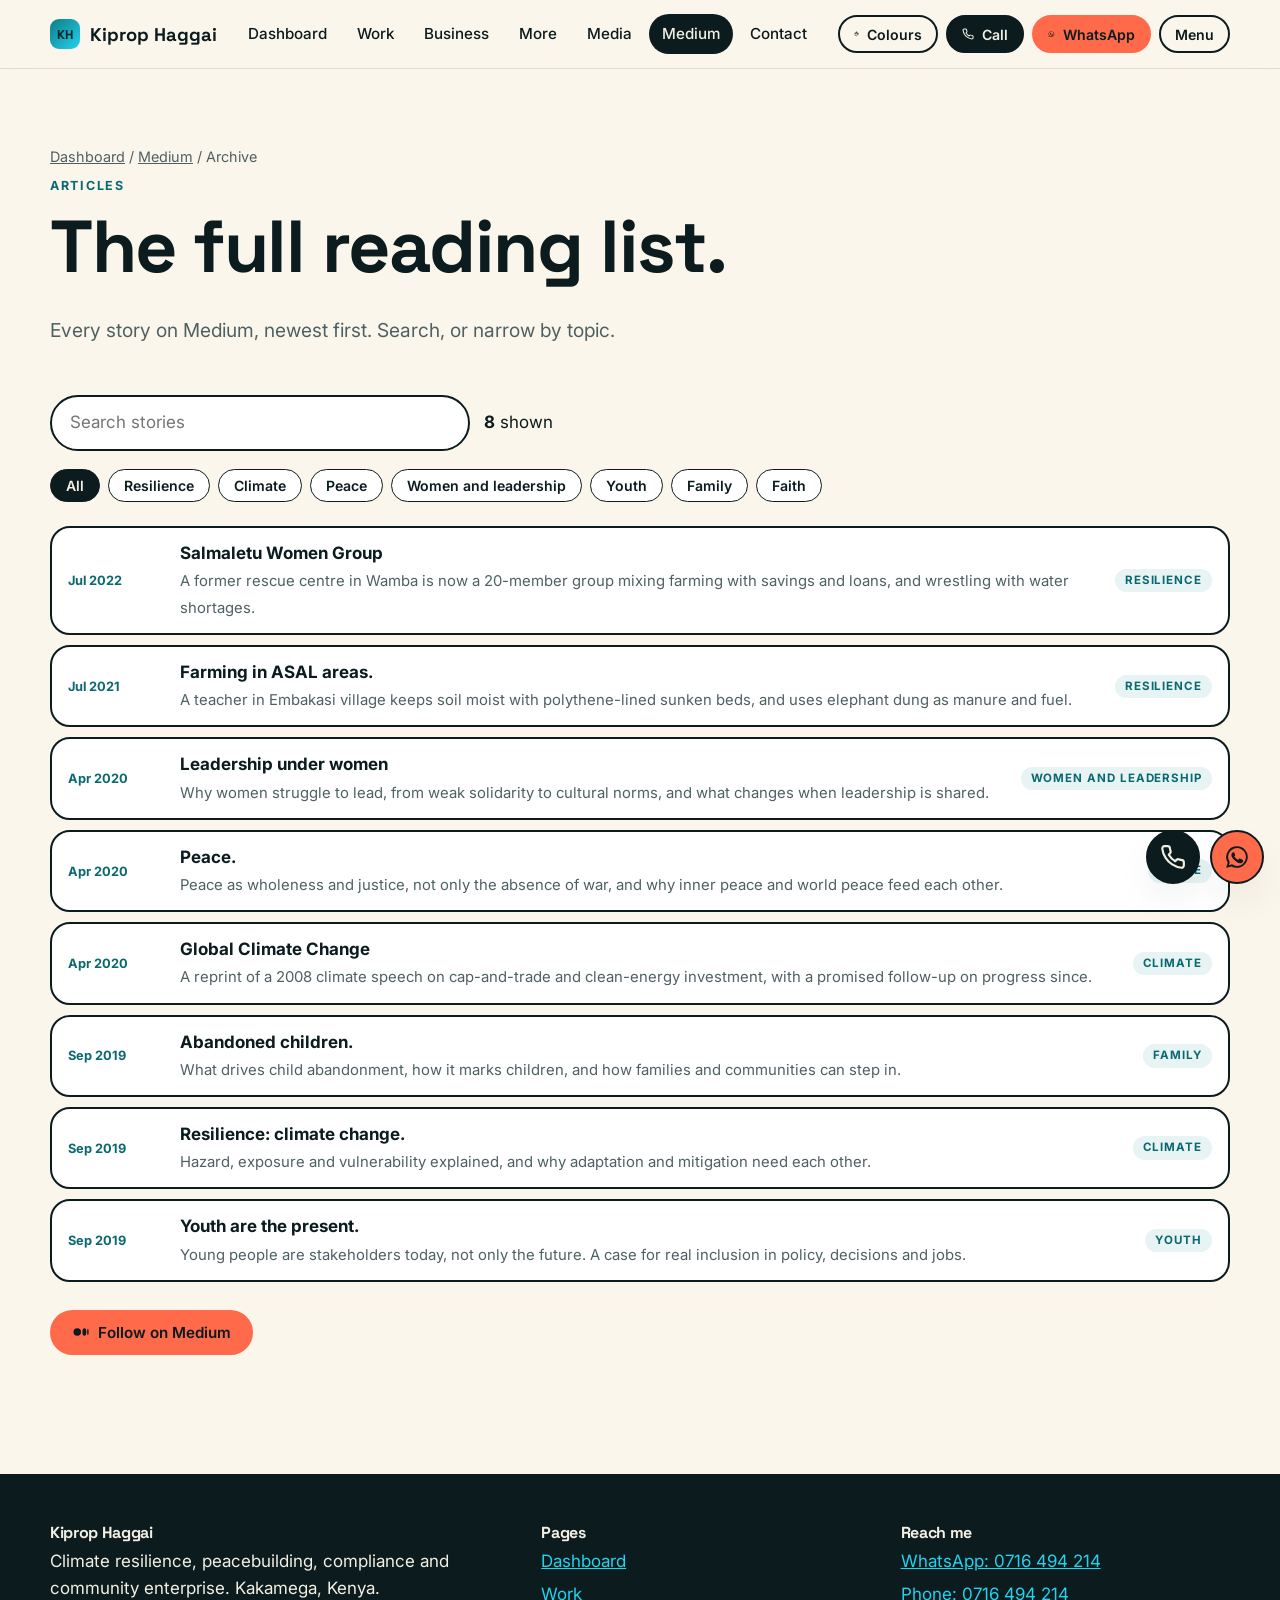
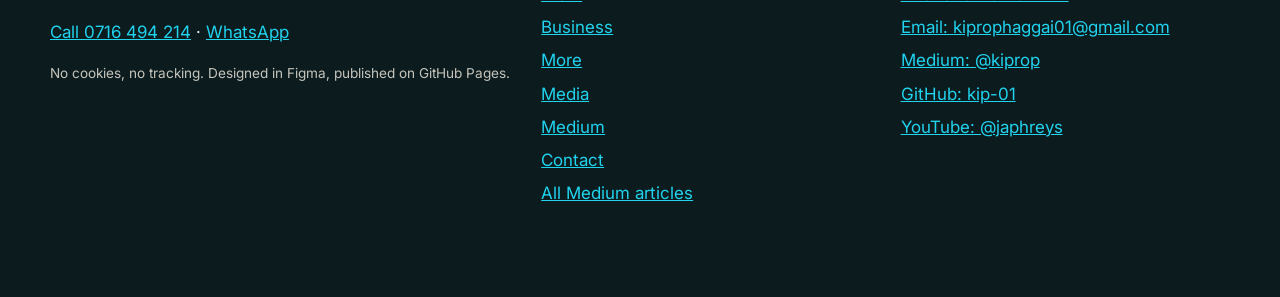
<file: articles.html>
<!doctype html>
<html lang="en-KE"><head><meta charset="utf-8"><meta name="viewport" content="width=device-width,initial-scale=1">
<title>Medium articles archive · Kiprop Haggai</title><meta name="description" content="Searchable list of all Kiprop Haggai Medium articles with topics and dates.">
<meta property="og:title" content="Medium articles archive · Kiprop Haggai"><meta property="og:description" content="Searchable list of all Kiprop Haggai Medium articles with topics and dates."><meta property="og:type" content="website"><meta property="og:image" content="https://kip-01.github.io/Meta_001/assets/img/kiprop-og.jpg"><meta property="og:image:width" content="1200"><meta property="og:image:height" content="630"><meta property="og:image:alt" content="Kiprop Haggai"><meta name="twitter:card" content="summary_large_image"><meta name="twitter:image" content="https://kip-01.github.io/Meta_001/assets/img/kiprop-og.jpg"><meta name="theme-color" content="#0E7C86">
<link rel="icon" href="data:image/svg+xml,%3Csvg xmlns='http://www.w3.org/2000/svg' viewBox='0 0 32 32'%3E%3Crect width='32' height='32' rx='9' fill='%230E7C86'/%3E%3Ctext x='16' y='22' font-size='16' font-family='sans-serif' font-weight='700' text-anchor='middle' fill='%2322D3EE'%3EKH%3C/text%3E%3C/svg%3E">
<link rel="preconnect" href="https://fonts.googleapis.com"><link rel="preconnect" href="https://fonts.gstatic.com" crossorigin>
<link rel="stylesheet" href="https://fonts.googleapis.com/css2?family=Inter:wght@400;500;600;700&family=Space+Grotesk:wght@500;700&display=swap">
<link rel="stylesheet" href="assets/css/app.css"><script>try{var s=localStorage.getItem('scheme');if(s&&s!=='lagoon')document.documentElement.setAttribute('data-scheme',s)}catch(e){}</script>
</head><body>
<a class="skip" href="#main">Skip to content</a><div class="bar-progress" aria-hidden="true"></div>
<header class="top"><div class="wrap">
<a class="brand" href="index.html"><i>KH</i>Kiprop Haggai</a>
<nav class="nav" id="nav" aria-label="Main"><a href="index.html">Dashboard</a><a href="work.html">Work</a><a href="business.html">Business</a><a href="more.html">More</a><a href="media.html">Media</a><a href="medium.html" aria-current="page">Medium</a><a href="contact.html">Contact</a></nav>
<div class="acts">
<div class="pal"><button class="btn sm pal-btn" type="button" aria-expanded="false" aria-label="Choose a colour scheme"><svg viewBox="0 0 24 24" fill="none" stroke="currentColor" stroke-width="2" stroke-linecap="round" stroke-linejoin="round" aria-hidden="true"><path d="M12 3a9 9 0 1 0 0 18c1.100 0 1.800-.8 1.800-1.700 0-.5-.2-.9-.5-1.200-.3-.3-.5-.7-.5-1.200 0-.9.700-1.600 1.600-1.600H17a4 4 0 0 0 4-4C21 6.500 17 3 12 3z"/><circle cx="7.500" cy="11" r="1"/><circle cx="12" cy="7.500" r="1"/><circle cx="16.500" cy="11" r="1"/></svg><span class="hide-m">Colours</span></button><div class="pal-pop" role="group" aria-label="Colour schemes"><button class="sw" type="button" data-scheme="lagoon" aria-pressed="false"><span><b style="background:#FBF6EC"></b><b style="background:#0E7C86"></b><b style="background:#22D3EE"></b><b style="background:#FF6B4A"></b><b style="background:#0B1B1E"></b></span>Lagoon</button><button class="sw" type="button" data-scheme="midnight" aria-pressed="false"><span><b style="background:#070B0C"></b><b style="background:#14B8A6"></b><b style="background:#5EEAD4"></b><b style="background:#FFB020"></b><b style="background:#111A1C"></b></span>Midnight</button><button class="sw" type="button" data-scheme="savanna" aria-pressed="false"><span><b style="background:#F4F5F3"></b><b style="background:#0A5C63"></b><b style="background:#19A7B5"></b><b style="background:#F59E0B"></b><b style="background:#12201F"></b></span>Savanna</button><button class="sw" type="button" data-scheme="reef" aria-pressed="false"><span><b style="background:#EAF7F7"></b><b style="background:#0B8F9A"></b><b style="background:#00D1E0"></b><b style="background:#FF7A59"></b><b style="background:#06353B"></b></span>Reef</button></div></div>
<a class="btn sm dark hide-m" href="tel:+254716494214"><svg viewBox="0 0 24 24" fill="none" stroke="currentColor" stroke-width="2" stroke-linecap="round" stroke-linejoin="round" aria-hidden="true"><path d="M22 16.9v3a2 2 0 0 1-2.2 2 19.8 19.8 0 0 1-8.6-3.1 19.5 19.5 0 0 1-6-6A19.8 19.8 0 0 1 2.1 4.2 2 2 0 0 1 4.1 2h3a2 2 0 0 1 2 1.7c.1 1 .4 1.9.7 2.8a2 2 0 0 1-.5 2.1L8.1 9.9a16 16 0 0 0 6 6l1.3-1.3a2 2 0 0 1 2.1-.4c.9.3 1.8.6 2.8.7a2 2 0 0 1 1.7 2z"/></svg> Call</a>
<a class="btn sm accent" href="https://wa.me/254716494214?text=Hello%20Kiprop%2C%20" target="_blank" rel="noopener" aria-label="WhatsApp 0716 494 214"><svg viewBox="0 0 24 24" fill="currentColor" aria-hidden="true"><path d="M12 2a10 10 0 0 0-8.6 15.1L2 22l5-1.3A10 10 0 1 0 12 2zm0 18.2a8.2 8.2 0 0 1-4.2-1.2l-.3-.2-3 .8.8-2.9-.2-.3A8.2 8.2 0 1 1 12 20.2zm4.5-6.1c-.2-.1-1.5-.7-1.7-.8s-.4-.1-.6.1-.6.8-.8 1-.3.2-.5.1a6.7 6.7 0 0 1-3.3-2.9c-.2-.4.3-.4.7-1.3.1-.2 0-.3 0-.4l-.8-1.8c-.2-.5-.4-.4-.6-.4h-.5a1 1 0 0 0-.7.3 3 3 0 0 0-.9 2.2 5.2 5.2 0 0 0 1.1 2.8 11.9 11.9 0 0 0 4.6 4c1.7.7 2.4.8 3.2.7a2.7 2.7 0 0 0 1.8-1.3 2.2 2.2 0 0 0 .1-1.3c-.1-.1-.3-.2-.5-.3z"/></svg> <span class="hide-m">WhatsApp</span></a>
<button class="btn sm menu-btn" type="button" aria-expanded="false" aria-controls="nav">Menu</button>
</div></div></header>
<main id="main"><div class="page-head"><div class="wrap"><p class="crumbs"><a href="index.html">Dashboard</a> / <a href="medium.html">Medium</a> / Archive</p><span class="eyebrow">Articles</span><h1>The full reading list.</h1><p class="lede">Every story on Medium, newest first. Search, or narrow by topic.</p></div></div>
<section style="padding-top:10px"><div class="wrap" data-topic-scope data-topic="all"><div style="display:flex;gap:14px;flex-wrap:wrap;align-items:center;margin-bottom:18px"><input class="search" type="search" placeholder="Search stories" aria-label="Search stories"><span><b data-n>8</b> shown</span></div><div class="chips" style="margin-bottom:24px"><button class="chip" type="button" data-topic-chip="all" aria-pressed="true">All</button><button class="chip" type="button" data-topic-chip="Resilience" aria-pressed="false">Resilience</button><button class="chip" type="button" data-topic-chip="Climate" aria-pressed="false">Climate</button><button class="chip" type="button" data-topic-chip="Peace" aria-pressed="false">Peace</button><button class="chip" type="button" data-topic-chip="Women and leadership" aria-pressed="false">Women and leadership</button><button class="chip" type="button" data-topic-chip="Youth" aria-pressed="false">Youth</button><button class="chip" type="button" data-topic-chip="Family" aria-pressed="false">Family</button><button class="chip" type="button" data-topic-chip="Faith" aria-pressed="false">Faith</button></div><div class="alist"><a class="arow" href="https://medium.com/@kiprop/salmaletu-women-group-70bdb4bff598" target="_blank" rel="noopener" data-topics="Resilience|Women and leadership"><time datetime="2022-07-16">Jul 2022</time><span><b>Salmaletu Women Group</b><br><span style="color:var(--muted);font-size:.93rem">A former rescue centre in Wamba is now a 20-member group mixing farming with savings and loans, and wrestling with water shortages.</span></span><span class="tag">Resilience</span></a><a class="arow" href="https://medium.com/@kiprop/farming-in-asal-areas-79c49dda4558" target="_blank" rel="noopener" data-topics="Resilience|Climate"><time datetime="2021-07-15">Jul 2021</time><span><b>Farming in ASAL areas.</b><br><span style="color:var(--muted);font-size:.93rem">A teacher in Embakasi village keeps soil moist with polythene-lined sunken beds, and uses elephant dung as manure and fuel.</span></span><span class="tag">Resilience</span></a><a class="arow" href="https://medium.com/@kiprop/leadership-under-women-5071c7bc4f08" target="_blank" rel="noopener" data-topics="Women and leadership|Faith"><time datetime="2020-04-27">Apr 2020</time><span><b>Leadership under women</b><br><span style="color:var(--muted);font-size:.93rem">Why women struggle to lead, from weak solidarity to cultural norms, and what changes when leadership is shared.</span></span><span class="tag">Women and leadership</span></a><a class="arow" href="https://medium.com/@kiprop/peace-e9fe059a5e71" target="_blank" rel="noopener" data-topics="Peace|Faith"><time datetime="2020-04-22">Apr 2020</time><span><b>Peace.</b><br><span style="color:var(--muted);font-size:.93rem">Peace as wholeness and justice, not only the absence of war, and why inner peace and world peace feed each other.</span></span><span class="tag">Peace</span></a><a class="arow" href="https://medium.com/@kiprop/global-climate-change-aa4de63f6795" target="_blank" rel="noopener" data-topics="Climate"><time datetime="2020-04-13">Apr 2020</time><span><b>Global Climate Change</b><br><span style="color:var(--muted);font-size:.93rem">A reprint of a 2008 climate speech on cap-and-trade and clean-energy investment, with a promised follow-up on progress since.</span></span><span class="tag">Climate</span></a><a class="arow" href="https://medium.com/@kiprop/abandoned-children-fa8c9563573b" target="_blank" rel="noopener" data-topics="Family"><time datetime="2019-09-19">Sep 2019</time><span><b>Abandoned children.</b><br><span style="color:var(--muted);font-size:.93rem">What drives child abandonment, how it marks children, and how families and communities can step in.</span></span><span class="tag">Family</span></a><a class="arow" href="https://medium.com/@kiprop/climate-resilience-c240b1e41553" target="_blank" rel="noopener" data-topics="Climate|Resilience"><time datetime="2019-09-18">Sep 2019</time><span><b>Resilience: climate change.</b><br><span style="color:var(--muted);font-size:.93rem">Hazard, exposure and vulnerability explained, and why adaptation and mitigation need each other.</span></span><span class="tag">Climate</span></a><a class="arow" href="https://medium.com/@kiprop/youth-are-the-present-8920faa3d497" target="_blank" rel="noopener" data-topics="Youth|Faith"><time datetime="2019-09-05">Sep 2019</time><span><b>Youth are the present.</b><br><span style="color:var(--muted);font-size:.93rem">Young people are stakeholders today, not only the future. A case for real inclusion in policy, decisions and jobs.</span></span><span class="tag">Youth</span></a></div><p style="margin-top:28px"><a class="btn accent" href="https://medium.com/@kiprop" target="_blank" rel="noopener"><svg viewBox="0 0 24 24" fill="currentColor" aria-hidden="true"><circle cx="7" cy="12" r="5"/><ellipse cx="16.5" cy="12" rx="2.6" ry="5"/><ellipse cx="21.2" cy="12" rx="1" ry="4.4"/></svg> Follow on Medium</a></p></div></section></main><footer><div class="wrap cols"><div><h4>Kiprop Haggai</h4><p>Climate resilience, peacebuilding, compliance and community enterprise. Kakamega, Kenya.</p><p><a href="tel:+254716494214">Call 0716 494 214</a> · <a href="https://wa.me/254716494214" target="_blank" rel="noopener">WhatsApp</a></p><p style="font-size:.85rem;opacity:.8">No cookies, no tracking. Designed in Figma, published on GitHub Pages.</p></div>
<div><h4>Pages</h4><ul><li><a href="index.html">Dashboard</a></li><li><a href="work.html">Work</a></li><li><a href="business.html">Business</a></li><li><a href="more.html">More</a></li><li><a href="media.html">Media</a></li><li><a href="medium.html">Medium</a></li><li><a href="contact.html">Contact</a></li><li><a href="articles.html">All Medium articles</a></li></ul></div><div><h4>Reach me</h4><ul><li><a href="https://wa.me/254716494214" target="_blank" rel="noopener">WhatsApp: 0716 494 214</a></li><li><a href="tel:+254716494214">Phone: 0716 494 214</a></li><li><a href="mailto:kiprophaggai01@gmail.com">Email: kiprophaggai01@gmail.com</a></li><li><a href="https://medium.com/@kiprop" target="_blank" rel="noopener">Medium: @kiprop</a></li><li><a href="https://github.com/kip-01" target="_blank" rel="noopener">GitHub: kip-01</a></li><li><a href="https://www.youtube.com/@japhreys" target="_blank" rel="noopener">YouTube: @japhreys</a></li></ul></div></div></footer>
<div class="toast" role="status" aria-live="polite"></div><div class="fab"><a class="c" href="tel:+254716494214" aria-label="Call 0716 494 214"><svg viewBox="0 0 24 24" fill="none" stroke="currentColor" stroke-width="2" stroke-linecap="round" stroke-linejoin="round" aria-hidden="true"><path d="M22 16.9v3a2 2 0 0 1-2.2 2 19.8 19.8 0 0 1-8.6-3.1 19.5 19.5 0 0 1-6-6A19.8 19.8 0 0 1 2.1 4.2 2 2 0 0 1 4.1 2h3a2 2 0 0 1 2 1.7c.1 1 .4 1.9.7 2.8a2 2 0 0 1-.5 2.1L8.1 9.9a16 16 0 0 0 6 6l1.3-1.3a2 2 0 0 1 2.1-.4c.9.3 1.8.6 2.8.7a2 2 0 0 1 1.7 2z"/></svg></a><a class="w" href="https://wa.me/254716494214" target="_blank" rel="noopener" aria-label="WhatsApp 0716 494 214"><svg viewBox="0 0 24 24" fill="currentColor" aria-hidden="true"><path d="M12 2a10 10 0 0 0-8.6 15.1L2 22l5-1.3A10 10 0 1 0 12 2zm0 18.2a8.2 8.2 0 0 1-4.2-1.2l-.3-.2-3 .8.8-2.9-.2-.3A8.2 8.2 0 1 1 12 20.2zm4.5-6.1c-.2-.1-1.5-.7-1.7-.8s-.4-.1-.6.1-.6.8-.8 1-.3.2-.5.1a6.7 6.7 0 0 1-3.3-2.9c-.2-.4.3-.4.7-1.3.1-.2 0-.3 0-.4l-.8-1.8c-.2-.5-.4-.4-.6-.4h-.5a1 1 0 0 0-.7.3 3 3 0 0 0-.9 2.2 5.2 5.2 0 0 0 1.1 2.8 11.9 11.9 0 0 0 4.6 4c1.7.7 2.4.8 3.2.7a2.7 2.7 0 0 0 1.8-1.3 2.2 2.2 0 0 0 .1-1.3c-.1-.1-.3-.2-.5-.3z"/></svg></a></div><script src="assets/js/app.js" defer></script></body></html>
</file>
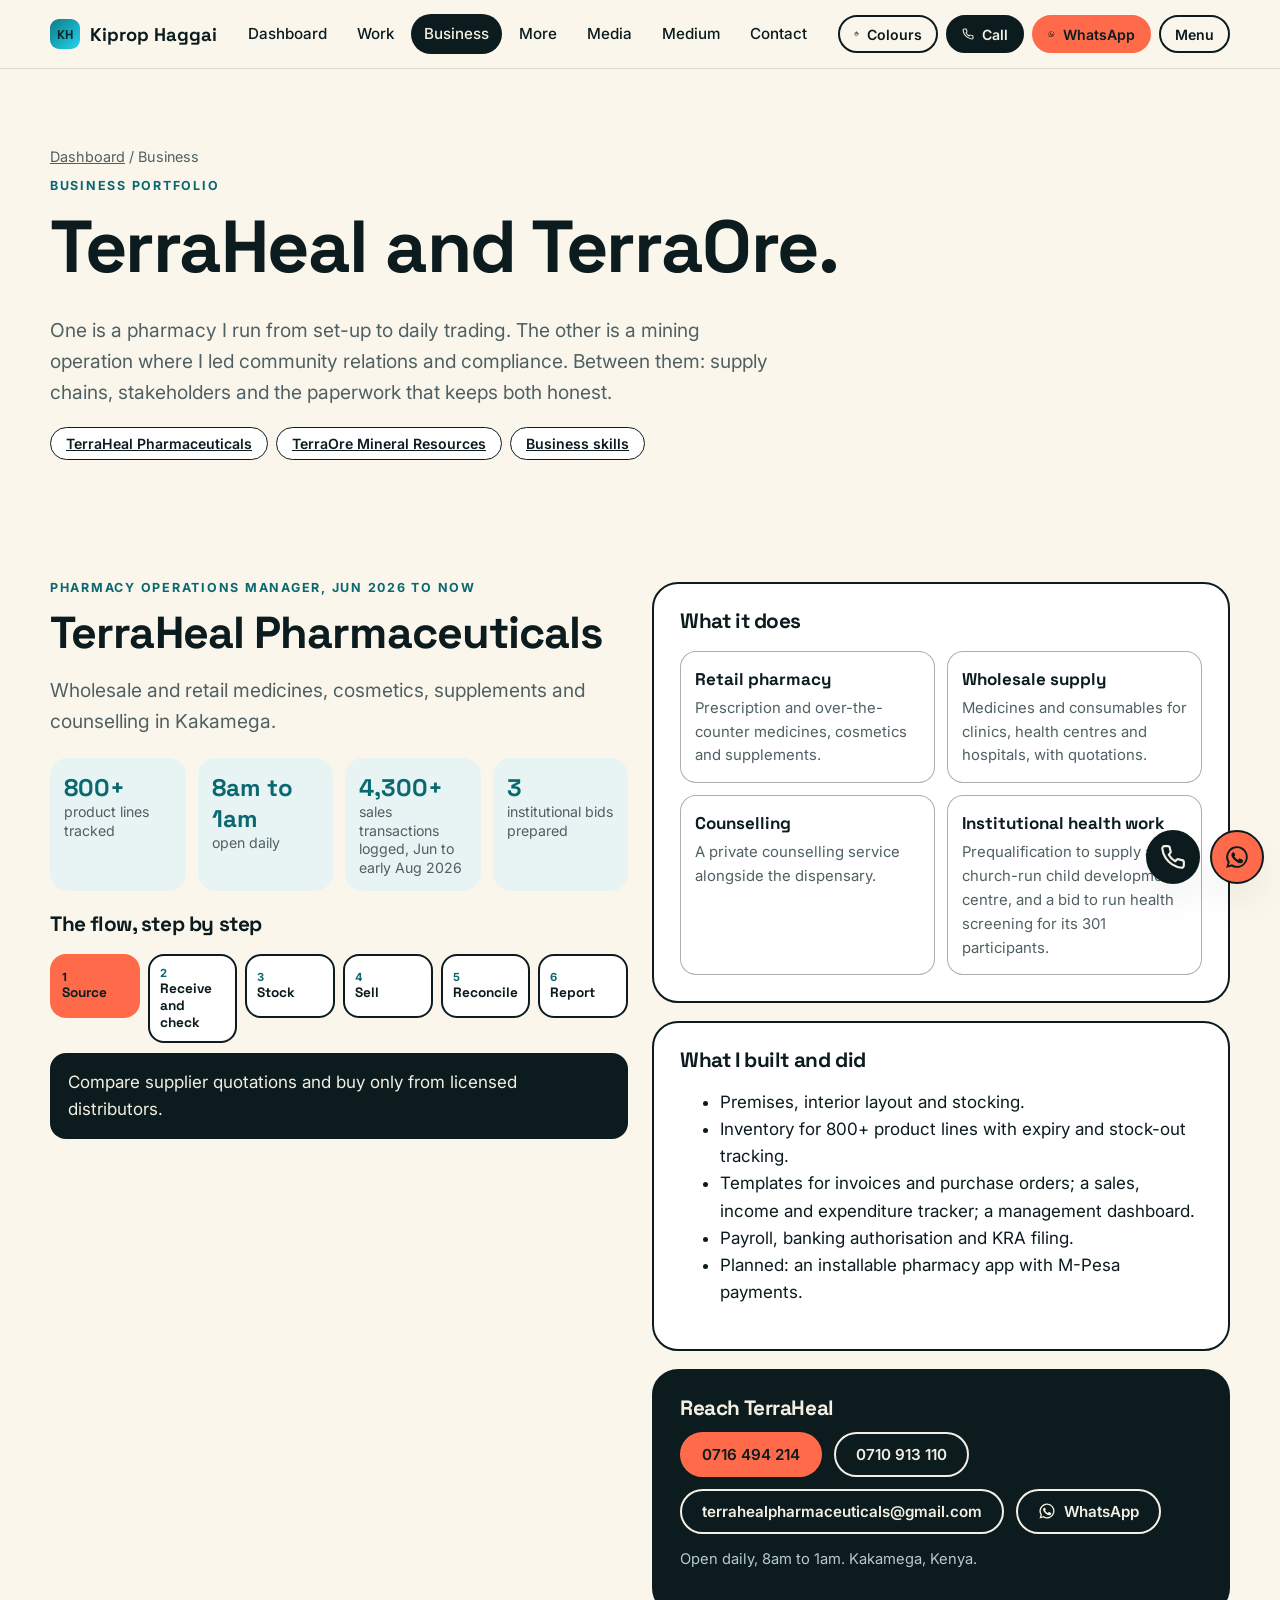
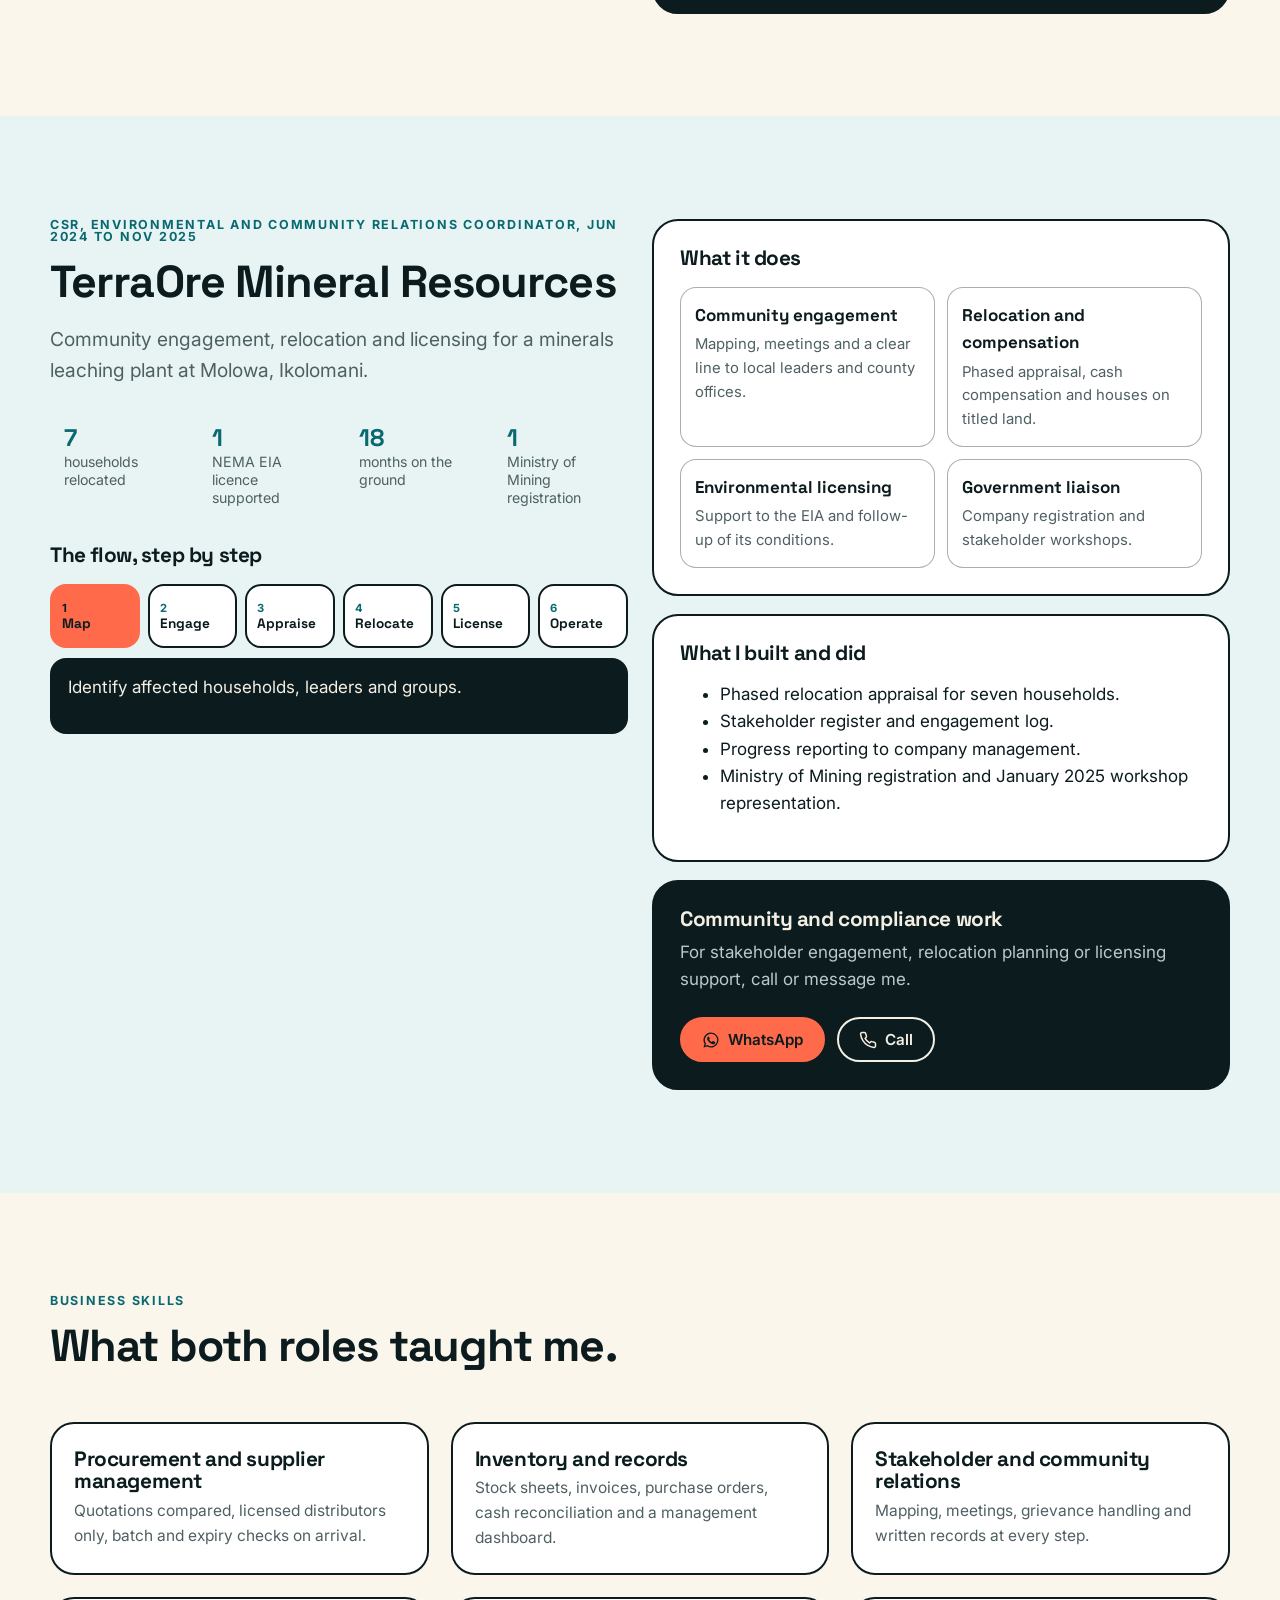
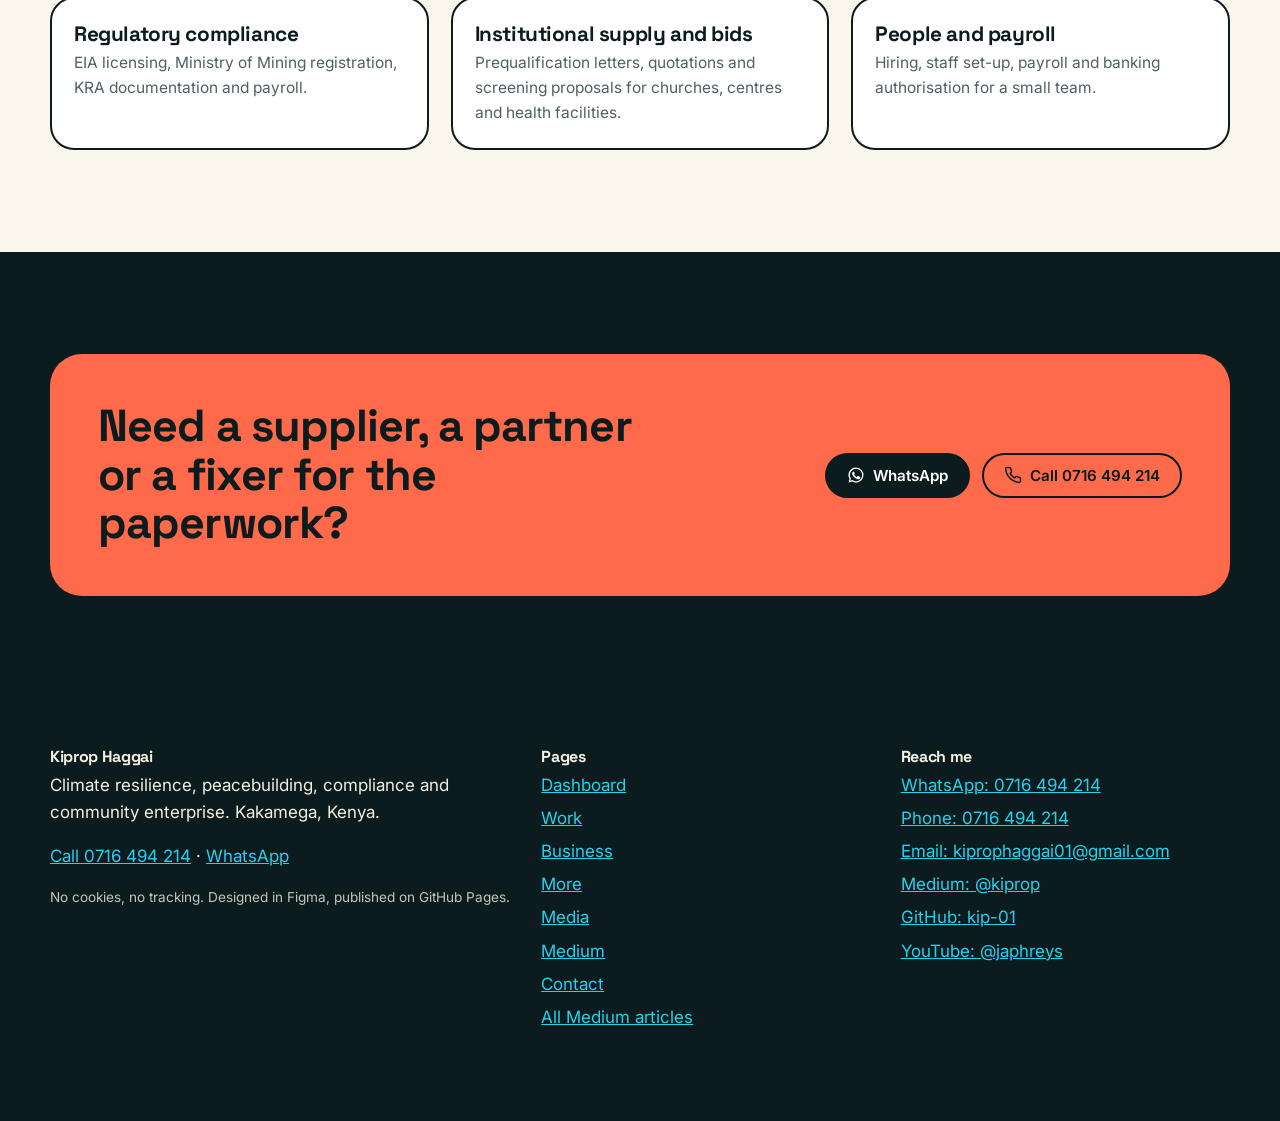
<file: business.html>
<!doctype html>
<html lang="en-KE"><head><meta charset="utf-8"><meta name="viewport" content="width=device-width,initial-scale=1">
<title>Business portfolio: TerraHeal and TerraOre · Kiprop Haggai</title><meta name="description" content="TerraHeal Pharmaceuticals (Kakamega) and TerraOre Mineral Resources (Ikolomani): operations, supply, community relations and compliance, with contacts.">
<meta property="og:title" content="Business portfolio: TerraHeal and TerraOre · Kiprop Haggai"><meta property="og:description" content="TerraHeal Pharmaceuticals (Kakamega) and TerraOre Mineral Resources (Ikolomani): operations, supply, community relations and compliance, with contacts."><meta property="og:type" content="website"><meta property="og:image" content="https://kip-01.github.io/Meta_001/assets/img/kiprop-og.jpg"><meta property="og:image:width" content="1200"><meta property="og:image:height" content="630"><meta property="og:image:alt" content="Kiprop Haggai"><meta name="twitter:card" content="summary_large_image"><meta name="twitter:image" content="https://kip-01.github.io/Meta_001/assets/img/kiprop-og.jpg"><meta name="theme-color" content="#0E7C86">
<link rel="icon" href="data:image/svg+xml,%3Csvg xmlns='http://www.w3.org/2000/svg' viewBox='0 0 32 32'%3E%3Crect width='32' height='32' rx='9' fill='%230E7C86'/%3E%3Ctext x='16' y='22' font-size='16' font-family='sans-serif' font-weight='700' text-anchor='middle' fill='%2322D3EE'%3EKH%3C/text%3E%3C/svg%3E">
<link rel="preconnect" href="https://fonts.googleapis.com"><link rel="preconnect" href="https://fonts.gstatic.com" crossorigin>
<link rel="stylesheet" href="https://fonts.googleapis.com/css2?family=Inter:wght@400;500;600;700&family=Space+Grotesk:wght@500;700&display=swap">
<link rel="stylesheet" href="assets/css/app.css"><script>try{var s=localStorage.getItem('scheme');if(s&&s!=='lagoon')document.documentElement.setAttribute('data-scheme',s)}catch(e){}</script>
</head><body>
<a class="skip" href="#main">Skip to content</a><div class="bar-progress" aria-hidden="true"></div>
<header class="top"><div class="wrap">
<a class="brand" href="index.html"><i>KH</i>Kiprop Haggai</a>
<nav class="nav" id="nav" aria-label="Main"><a href="index.html">Dashboard</a><a href="work.html">Work</a><a href="business.html" aria-current="page">Business</a><a href="more.html">More</a><a href="media.html">Media</a><a href="medium.html">Medium</a><a href="contact.html">Contact</a></nav>
<div class="acts">
<div class="pal"><button class="btn sm pal-btn" type="button" aria-expanded="false" aria-label="Choose a colour scheme"><svg viewBox="0 0 24 24" fill="none" stroke="currentColor" stroke-width="2" stroke-linecap="round" stroke-linejoin="round" aria-hidden="true"><path d="M12 3a9 9 0 1 0 0 18c1.100 0 1.800-.8 1.800-1.700 0-.5-.2-.9-.5-1.200-.3-.3-.5-.7-.5-1.200 0-.9.700-1.600 1.600-1.600H17a4 4 0 0 0 4-4C21 6.500 17 3 12 3z"/><circle cx="7.500" cy="11" r="1"/><circle cx="12" cy="7.500" r="1"/><circle cx="16.500" cy="11" r="1"/></svg><span class="hide-m">Colours</span></button><div class="pal-pop" role="group" aria-label="Colour schemes"><button class="sw" type="button" data-scheme="lagoon" aria-pressed="false"><span><b style="background:#FBF6EC"></b><b style="background:#0E7C86"></b><b style="background:#22D3EE"></b><b style="background:#FF6B4A"></b><b style="background:#0B1B1E"></b></span>Lagoon</button><button class="sw" type="button" data-scheme="midnight" aria-pressed="false"><span><b style="background:#070B0C"></b><b style="background:#14B8A6"></b><b style="background:#5EEAD4"></b><b style="background:#FFB020"></b><b style="background:#111A1C"></b></span>Midnight</button><button class="sw" type="button" data-scheme="savanna" aria-pressed="false"><span><b style="background:#F4F5F3"></b><b style="background:#0A5C63"></b><b style="background:#19A7B5"></b><b style="background:#F59E0B"></b><b style="background:#12201F"></b></span>Savanna</button><button class="sw" type="button" data-scheme="reef" aria-pressed="false"><span><b style="background:#EAF7F7"></b><b style="background:#0B8F9A"></b><b style="background:#00D1E0"></b><b style="background:#FF7A59"></b><b style="background:#06353B"></b></span>Reef</button></div></div>
<a class="btn sm dark hide-m" href="tel:+254716494214"><svg viewBox="0 0 24 24" fill="none" stroke="currentColor" stroke-width="2" stroke-linecap="round" stroke-linejoin="round" aria-hidden="true"><path d="M22 16.9v3a2 2 0 0 1-2.2 2 19.8 19.8 0 0 1-8.6-3.1 19.5 19.5 0 0 1-6-6A19.8 19.8 0 0 1 2.1 4.2 2 2 0 0 1 4.1 2h3a2 2 0 0 1 2 1.7c.1 1 .4 1.9.7 2.8a2 2 0 0 1-.5 2.1L8.1 9.9a16 16 0 0 0 6 6l1.3-1.3a2 2 0 0 1 2.1-.4c.9.3 1.8.6 2.8.7a2 2 0 0 1 1.7 2z"/></svg> Call</a>
<a class="btn sm accent" href="https://wa.me/254716494214?text=Hello%20Kiprop%2C%20" target="_blank" rel="noopener" aria-label="WhatsApp 0716 494 214"><svg viewBox="0 0 24 24" fill="currentColor" aria-hidden="true"><path d="M12 2a10 10 0 0 0-8.6 15.1L2 22l5-1.3A10 10 0 1 0 12 2zm0 18.2a8.2 8.2 0 0 1-4.2-1.2l-.3-.2-3 .8.8-2.9-.2-.3A8.2 8.2 0 1 1 12 20.2zm4.5-6.1c-.2-.1-1.5-.7-1.7-.8s-.4-.1-.6.1-.6.8-.8 1-.3.2-.5.1a6.7 6.7 0 0 1-3.3-2.9c-.2-.4.3-.4.7-1.3.1-.2 0-.3 0-.4l-.8-1.8c-.2-.5-.4-.4-.6-.4h-.5a1 1 0 0 0-.7.3 3 3 0 0 0-.9 2.2 5.2 5.2 0 0 0 1.1 2.8 11.9 11.9 0 0 0 4.6 4c1.7.7 2.4.8 3.2.7a2.7 2.7 0 0 0 1.8-1.3 2.2 2.2 0 0 0 .1-1.3c-.1-.1-.3-.2-.5-.3z"/></svg> <span class="hide-m">WhatsApp</span></a>
<button class="btn sm menu-btn" type="button" aria-expanded="false" aria-controls="nav">Menu</button>
</div></div></header>
<main id="main"><div class="page-head"><div class="wrap"><p class="crumbs"><a href="index.html">Dashboard</a> / Business</p><span class="eyebrow">Business portfolio</span><h1>TerraHeal and TerraOre.</h1><p class="lede">One is a pharmacy I run from set-up to daily trading. The other is a mining operation where I led community relations and compliance. Between them: supply chains, stakeholders and the paperwork that keeps both honest.</p>
<div class="chips"><a class="chip" href="#terraheal">TerraHeal Pharmaceuticals</a><a class="chip" href="#terraore">TerraOre Mineral Resources</a><a class="chip" href="#skills">Business skills</a></div></div></div>
<section id="terraheal" class=""><div class="wrap"><div class="biz"><div><span class="eyebrow">Pharmacy Operations Manager, Jun 2026 to now</span><h2>TerraHeal Pharmaceuticals</h2><p class="lede">Wholesale and retail medicines, cosmetics, supplements and counselling in Kakamega.</p><div class="stats"><div><b>800+</b><small>product lines tracked</small></div><div><b>8am to 1am</b><small>open daily</small></div><div><b>4,300+</b><small>sales transactions logged, Jun to early Aug 2026</small></div><div><b>3</b><small>institutional bids prepared</small></div></div><h3>The flow, step by step</h3><div><ul class="steps" role="tablist"><li><button type="button" role="tab" aria-selected="true" data-copy="Compare supplier quotations and buy only from licensed distributors.">Source</button></li><li><button type="button" role="tab" aria-selected="false" data-copy="Verify batch numbers, expiry dates and quantities against the order.">Receive and check</button></li><li><button type="button" role="tab" aria-selected="false" data-copy="Log each line in the inventory sheet; flag low stock and stock-outs.">Stock</button></li><li><button type="button" role="tab" aria-selected="false" data-copy="Retail at the counter or wholesale on invoice and local purchase order.">Sell</button></li><li><button type="button" role="tab" aria-selected="false" data-copy="Match cash, till and M-Pesa daily against expenses.">Reconcile</button></li><li><button type="button" role="tab" aria-selected="false" data-copy="A management dashboard summarises sales, stock and cash for decisions.">Report</button></li></ul><div class="step-copy" aria-live="polite">Compare supplier quotations and buy only from licensed distributors.</div></div></div>
<div><div class="panel"><h3>What it does</h3><div class="svc"><div><b>Retail pharmacy</b><p>Prescription and over-the-counter medicines, cosmetics and supplements.</p></div><div><b>Wholesale supply</b><p>Medicines and consumables for clinics, health centres and hospitals, with quotations.</p></div><div><b>Counselling</b><p>A private counselling service alongside the dispensary.</p></div><div><b>Institutional health work</b><p>Prequalification to supply a church-run child development centre, and a bid to run health screening for its 301 participants.</p></div></div></div><div class="panel" style="margin-top:18px"><h3>What I built and did</h3><ul class="plain"><li>Premises, interior layout and stocking.</li><li>Inventory for 800+ product lines with expiry and stock-out tracking.</li><li>Templates for invoices and purchase orders; a sales, income and expenditure tracker; a management dashboard.</li><li>Payroll, banking authorisation and KRA filing.</li><li>Planned: an installable pharmacy app with M-Pesa payments.</li></ul></div><div style="margin-top:18px"><div class="panel dark"><h3>Reach TerraHeal</h3><div class="cta" style="margin-top:12px"><a class="btn accent" href="tel:+254716494214">0716 494 214</a><a class="btn " href="tel:+254710913110">0710 913 110</a><a class="btn " href="mailto:terrahealpharmaceuticals@gmail.com">terrahealpharmaceuticals@gmail.com</a><a class="btn" style="color:var(--panel-ink);border-color:var(--panel-ink)" href="https://wa.me/254716494214" target="_blank" rel="noopener"><svg viewBox="0 0 24 24" fill="currentColor" aria-hidden="true"><path d="M12 2a10 10 0 0 0-8.6 15.1L2 22l5-1.3A10 10 0 1 0 12 2zm0 18.2a8.2 8.2 0 0 1-4.2-1.2l-.3-.2-3 .8.8-2.9-.2-.3A8.2 8.2 0 1 1 12 20.2zm4.5-6.1c-.2-.1-1.5-.7-1.7-.8s-.4-.1-.6.1-.6.8-.8 1-.3.2-.5.1a6.7 6.7 0 0 1-3.3-2.9c-.2-.4.3-.4.7-1.3.1-.2 0-.3 0-.4l-.8-1.8c-.2-.5-.4-.4-.6-.4h-.5a1 1 0 0 0-.7.3 3 3 0 0 0-.9 2.2 5.2 5.2 0 0 0 1.1 2.8 11.9 11.9 0 0 0 4.6 4c1.7.7 2.4.8 3.2.7a2.7 2.7 0 0 0 1.8-1.3 2.2 2.2 0 0 0 .1-1.3c-.1-.1-.3-.2-.5-.3z"/></svg> WhatsApp</a></div><p style="margin-top:14px;font-size:.92rem">Open daily, 8am to 1am. Kakamega, Kenya.</p></div></div></div></div></div></section><section id="terraore" class="soft"><div class="wrap"><div class="biz"><div><span class="eyebrow">CSR, Environmental and Community Relations Coordinator, Jun 2024 to Nov 2025</span><h2>TerraOre Mineral Resources</h2><p class="lede">Community engagement, relocation and licensing for a minerals leaching plant at Molowa, Ikolomani.</p><div class="stats"><div><b>7</b><small>households relocated</small></div><div><b>1</b><small>NEMA EIA licence supported</small></div><div><b>18</b><small>months on the ground</small></div><div><b>1</b><small>Ministry of Mining registration</small></div></div><h3>The flow, step by step</h3><div><ul class="steps" role="tablist"><li><button type="button" role="tab" aria-selected="true" data-copy="Identify affected households, leaders and groups.">Map</button></li><li><button type="button" role="tab" aria-selected="false" data-copy="Open meetings, questions answered in the open, records kept.">Engage</button></li><li><button type="button" role="tab" aria-selected="false" data-copy="Value land, homes and livelihoods for each household.">Appraise</button></li><li><button type="button" role="tab" aria-selected="false" data-copy="Cash and new houses on purchased, titled land.">Relocate</button></li><li><button type="button" role="tab" aria-selected="false" data-copy="Support the NEMA EIA and track every condition.">License</button></li><li><button type="button" role="tab" aria-selected="false" data-copy="Keep relationships with host community and offices open.">Operate</button></li></ul><div class="step-copy" aria-live="polite">Identify affected households, leaders and groups.</div></div></div>
<div><div class="panel"><h3>What it does</h3><div class="svc"><div><b>Community engagement</b><p>Mapping, meetings and a clear line to local leaders and county offices.</p></div><div><b>Relocation and compensation</b><p>Phased appraisal, cash compensation and houses on titled land.</p></div><div><b>Environmental licensing</b><p>Support to the EIA and follow-up of its conditions.</p></div><div><b>Government liaison</b><p>Company registration and stakeholder workshops.</p></div></div></div><div class="panel" style="margin-top:18px"><h3>What I built and did</h3><ul class="plain"><li>Phased relocation appraisal for seven households.</li><li>Stakeholder register and engagement log.</li><li>Progress reporting to company management.</li><li>Ministry of Mining registration and January 2025 workshop representation.</li></ul></div><div style="margin-top:18px"><div class="panel dark"><h3>Community and compliance work</h3><p>For stakeholder engagement, relocation planning or licensing support, call or message me.</p><div class="cta"><a class="btn accent" href="https://wa.me/254716494214?text=Hello%20Kiprop%2C%20I%20have%20a%20question%20about%20community%20engagement%20or%20compliance%20work." target="_blank" rel="noopener"><svg viewBox="0 0 24 24" fill="currentColor" aria-hidden="true"><path d="M12 2a10 10 0 0 0-8.6 15.1L2 22l5-1.3A10 10 0 1 0 12 2zm0 18.2a8.2 8.2 0 0 1-4.2-1.2l-.3-.2-3 .8.8-2.9-.2-.3A8.2 8.2 0 1 1 12 20.2zm4.5-6.1c-.2-.1-1.5-.7-1.7-.8s-.4-.1-.6.1-.6.8-.8 1-.3.2-.5.1a6.7 6.7 0 0 1-3.3-2.9c-.2-.4.3-.4.7-1.3.1-.2 0-.3 0-.4l-.8-1.8c-.2-.5-.4-.4-.6-.4h-.5a1 1 0 0 0-.7.3 3 3 0 0 0-.9 2.2 5.2 5.2 0 0 0 1.1 2.8 11.9 11.9 0 0 0 4.6 4c1.7.7 2.4.8 3.2.7a2.7 2.7 0 0 0 1.8-1.3 2.2 2.2 0 0 0 .1-1.3c-.1-.1-.3-.2-.5-.3z"/></svg> WhatsApp</a><a class="btn" style="color:var(--panel-ink);border-color:var(--panel-ink)" href="tel:+254716494214"><svg viewBox="0 0 24 24" fill="none" stroke="currentColor" stroke-width="2" stroke-linecap="round" stroke-linejoin="round" aria-hidden="true"><path d="M22 16.9v3a2 2 0 0 1-2.2 2 19.8 19.8 0 0 1-8.6-3.1 19.5 19.5 0 0 1-6-6A19.8 19.8 0 0 1 2.1 4.2 2 2 0 0 1 4.1 2h3a2 2 0 0 1 2 1.7c.1 1 .4 1.9.7 2.8a2 2 0 0 1-.5 2.1L8.1 9.9a16 16 0 0 0 6 6l1.3-1.3a2 2 0 0 1 2.1-.4c.9.3 1.8.6 2.8.7a2 2 0 0 1 1.7 2z"/></svg> Call</a></div></div></div></div></div></div></section>
<section id="skills"><div class="wrap"><div class="sec-head"><div><span class="eyebrow">Business skills</span><h2>What both roles taught me.</h2></div></div><div class="grid"><div class="card rv" tabindex="0" style="cursor:default"><div class="body" style="padding:22px"><h3>Procurement and supplier management</h3><p>Quotations compared, licensed distributors only, batch and expiry checks on arrival.</p></div></div><div class="card rv" tabindex="0" style="cursor:default"><div class="body" style="padding:22px"><h3>Inventory and records</h3><p>Stock sheets, invoices, purchase orders, cash reconciliation and a management dashboard.</p></div></div><div class="card rv" tabindex="0" style="cursor:default"><div class="body" style="padding:22px"><h3>Stakeholder and community relations</h3><p>Mapping, meetings, grievance handling and written records at every step.</p></div></div><div class="card rv" tabindex="0" style="cursor:default"><div class="body" style="padding:22px"><h3>Regulatory compliance</h3><p>EIA licensing, Ministry of Mining registration, KRA documentation and payroll.</p></div></div><div class="card rv" tabindex="0" style="cursor:default"><div class="body" style="padding:22px"><h3>Institutional supply and bids</h3><p>Prequalification letters, quotations and screening proposals for churches, centres and health facilities.</p></div></div><div class="card rv" tabindex="0" style="cursor:default"><div class="body" style="padding:22px"><h3>People and payroll</h3><p>Hiring, staff set-up, payroll and banking authorisation for a small team.</p></div></div></div></div></section>
<section class="band"><div class="wrap"><div class="follow"><h2>Need a supplier, a partner or a fixer for the paperwork?</h2><div class="cta" style="margin:0"><a class="btn dark" href="https://wa.me/254716494214?text=Hello%20Kiprop%2C%20I%20would%20like%20to%20talk%20about%20TerraHeal%20or%20TerraOre." target="_blank" rel="noopener"><svg viewBox="0 0 24 24" fill="currentColor" aria-hidden="true"><path d="M12 2a10 10 0 0 0-8.6 15.1L2 22l5-1.3A10 10 0 1 0 12 2zm0 18.2a8.2 8.2 0 0 1-4.2-1.2l-.3-.2-3 .8.8-2.9-.2-.3A8.2 8.2 0 1 1 12 20.2zm4.5-6.1c-.2-.1-1.5-.7-1.7-.8s-.4-.1-.6.1-.6.8-.8 1-.3.2-.5.1a6.7 6.7 0 0 1-3.3-2.9c-.2-.4.3-.4.7-1.3.1-.2 0-.3 0-.4l-.8-1.8c-.2-.5-.4-.4-.6-.4h-.5a1 1 0 0 0-.7.3 3 3 0 0 0-.9 2.2 5.2 5.2 0 0 0 1.1 2.8 11.9 11.9 0 0 0 4.6 4c1.7.7 2.4.8 3.2.7a2.7 2.7 0 0 0 1.8-1.3 2.2 2.2 0 0 0 .1-1.3c-.1-.1-.3-.2-.5-.3z"/></svg> WhatsApp</a><a class="btn" href="tel:+254716494214"><svg viewBox="0 0 24 24" fill="none" stroke="currentColor" stroke-width="2" stroke-linecap="round" stroke-linejoin="round" aria-hidden="true"><path d="M22 16.9v3a2 2 0 0 1-2.2 2 19.8 19.8 0 0 1-8.6-3.1 19.5 19.5 0 0 1-6-6A19.8 19.8 0 0 1 2.1 4.2 2 2 0 0 1 4.1 2h3a2 2 0 0 1 2 1.7c.1 1 .4 1.9.7 2.8a2 2 0 0 1-.5 2.1L8.1 9.9a16 16 0 0 0 6 6l1.3-1.3a2 2 0 0 1 2.1-.4c.9.3 1.8.6 2.8.7a2 2 0 0 1 1.7 2z"/></svg> Call 0716 494 214</a></div></div></div></section></main><footer><div class="wrap cols"><div><h4>Kiprop Haggai</h4><p>Climate resilience, peacebuilding, compliance and community enterprise. Kakamega, Kenya.</p><p><a href="tel:+254716494214">Call 0716 494 214</a> · <a href="https://wa.me/254716494214" target="_blank" rel="noopener">WhatsApp</a></p><p style="font-size:.85rem;opacity:.8">No cookies, no tracking. Designed in Figma, published on GitHub Pages.</p></div>
<div><h4>Pages</h4><ul><li><a href="index.html">Dashboard</a></li><li><a href="work.html">Work</a></li><li><a href="business.html">Business</a></li><li><a href="more.html">More</a></li><li><a href="media.html">Media</a></li><li><a href="medium.html">Medium</a></li><li><a href="contact.html">Contact</a></li><li><a href="articles.html">All Medium articles</a></li></ul></div><div><h4>Reach me</h4><ul><li><a href="https://wa.me/254716494214" target="_blank" rel="noopener">WhatsApp: 0716 494 214</a></li><li><a href="tel:+254716494214">Phone: 0716 494 214</a></li><li><a href="mailto:kiprophaggai01@gmail.com">Email: kiprophaggai01@gmail.com</a></li><li><a href="https://medium.com/@kiprop" target="_blank" rel="noopener">Medium: @kiprop</a></li><li><a href="https://github.com/kip-01" target="_blank" rel="noopener">GitHub: kip-01</a></li><li><a href="https://www.youtube.com/@japhreys" target="_blank" rel="noopener">YouTube: @japhreys</a></li></ul></div></div></footer>
<div class="toast" role="status" aria-live="polite"></div><div class="fab"><a class="c" href="tel:+254716494214" aria-label="Call 0716 494 214"><svg viewBox="0 0 24 24" fill="none" stroke="currentColor" stroke-width="2" stroke-linecap="round" stroke-linejoin="round" aria-hidden="true"><path d="M22 16.9v3a2 2 0 0 1-2.2 2 19.8 19.8 0 0 1-8.6-3.1 19.5 19.5 0 0 1-6-6A19.8 19.8 0 0 1 2.1 4.2 2 2 0 0 1 4.1 2h3a2 2 0 0 1 2 1.7c.1 1 .4 1.9.7 2.8a2 2 0 0 1-.5 2.1L8.1 9.9a16 16 0 0 0 6 6l1.3-1.3a2 2 0 0 1 2.1-.4c.9.3 1.8.6 2.8.7a2 2 0 0 1 1.7 2z"/></svg></a><a class="w" href="https://wa.me/254716494214" target="_blank" rel="noopener" aria-label="WhatsApp 0716 494 214"><svg viewBox="0 0 24 24" fill="currentColor" aria-hidden="true"><path d="M12 2a10 10 0 0 0-8.6 15.1L2 22l5-1.3A10 10 0 1 0 12 2zm0 18.2a8.2 8.2 0 0 1-4.2-1.2l-.3-.2-3 .8.8-2.9-.2-.3A8.2 8.2 0 1 1 12 20.2zm4.5-6.1c-.2-.1-1.5-.7-1.7-.8s-.4-.1-.6.1-.6.8-.8 1-.3.2-.5.1a6.7 6.7 0 0 1-3.3-2.9c-.2-.4.3-.4.7-1.3.1-.2 0-.3 0-.4l-.8-1.8c-.2-.5-.4-.4-.6-.4h-.5a1 1 0 0 0-.7.3 3 3 0 0 0-.9 2.2 5.2 5.2 0 0 0 1.1 2.8 11.9 11.9 0 0 0 4.6 4c1.7.7 2.4.8 3.2.7a2.7 2.7 0 0 0 1.8-1.3 2.2 2.2 0 0 0 .1-1.3c-.1-.1-.3-.2-.5-.3z"/></svg></a></div><script src="assets/js/app.js" defer></script></body></html>
</file>
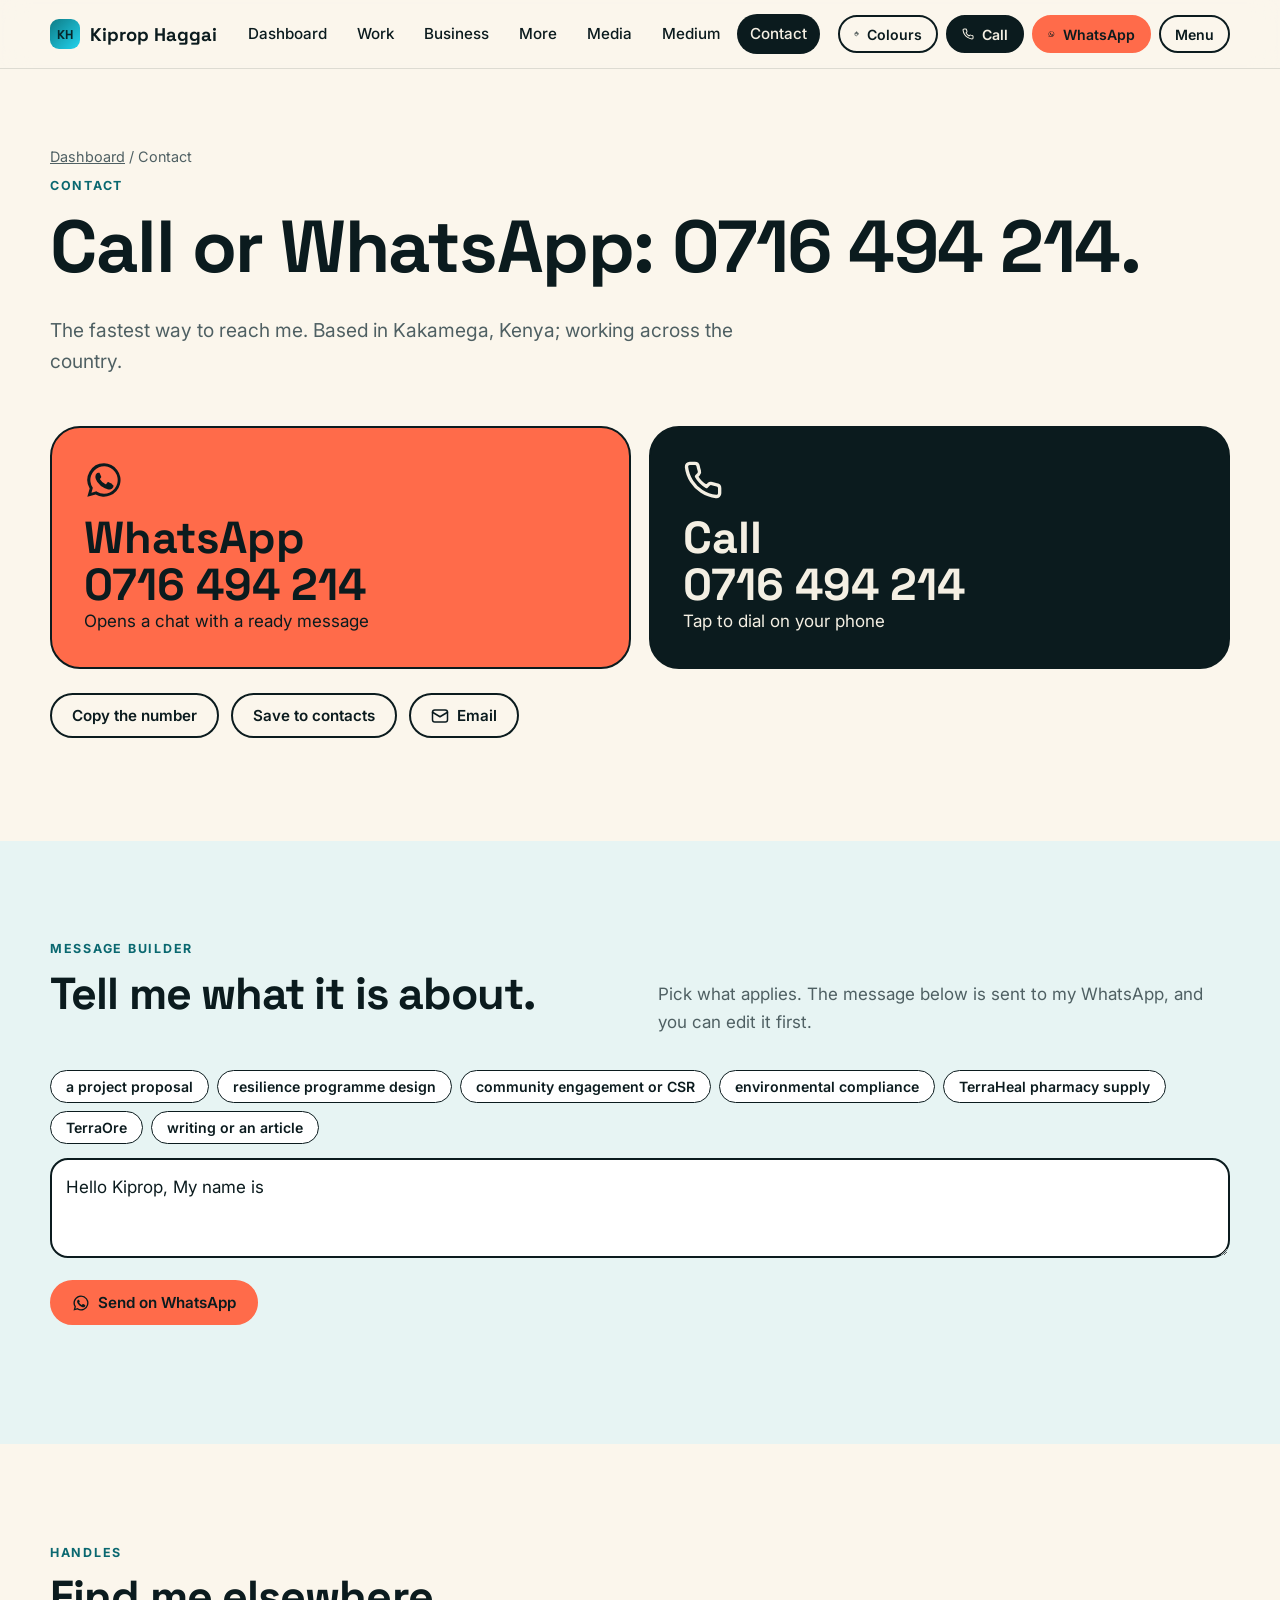
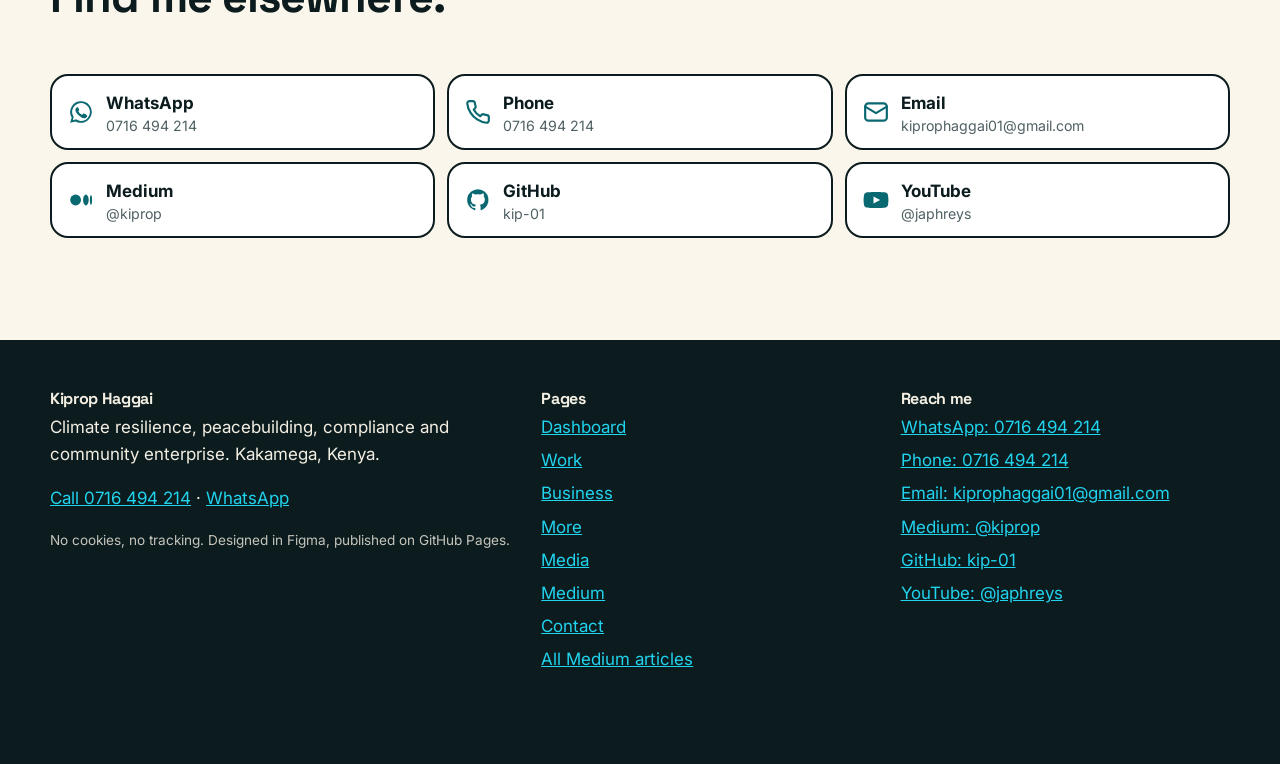
<file: contact.html>
<!doctype html>
<html lang="en-KE"><head><meta charset="utf-8"><meta name="viewport" content="width=device-width,initial-scale=1">
<title>Contact: call or WhatsApp 0716 494 214 · Kiprop Haggai</title><meta name="description" content="Call or WhatsApp Kiprop Haggai on 0716 494 214, email, Medium, GitHub and YouTube.">
<meta property="og:title" content="Contact: call or WhatsApp 0716 494 214 · Kiprop Haggai"><meta property="og:description" content="Call or WhatsApp Kiprop Haggai on 0716 494 214, email, Medium, GitHub and YouTube."><meta property="og:type" content="website"><meta property="og:image" content="https://kip-01.github.io/Meta_001/assets/img/kiprop-og.jpg"><meta property="og:image:width" content="1200"><meta property="og:image:height" content="630"><meta property="og:image:alt" content="Kiprop Haggai"><meta name="twitter:card" content="summary_large_image"><meta name="twitter:image" content="https://kip-01.github.io/Meta_001/assets/img/kiprop-og.jpg"><meta name="theme-color" content="#0E7C86">
<link rel="icon" href="data:image/svg+xml,%3Csvg xmlns='http://www.w3.org/2000/svg' viewBox='0 0 32 32'%3E%3Crect width='32' height='32' rx='9' fill='%230E7C86'/%3E%3Ctext x='16' y='22' font-size='16' font-family='sans-serif' font-weight='700' text-anchor='middle' fill='%2322D3EE'%3EKH%3C/text%3E%3C/svg%3E">
<link rel="preconnect" href="https://fonts.googleapis.com"><link rel="preconnect" href="https://fonts.gstatic.com" crossorigin>
<link rel="stylesheet" href="https://fonts.googleapis.com/css2?family=Inter:wght@400;500;600;700&family=Space+Grotesk:wght@500;700&display=swap">
<link rel="stylesheet" href="assets/css/app.css"><script>try{var s=localStorage.getItem('scheme');if(s&&s!=='lagoon')document.documentElement.setAttribute('data-scheme',s)}catch(e){}</script>
</head><body>
<a class="skip" href="#main">Skip to content</a><div class="bar-progress" aria-hidden="true"></div>
<header class="top"><div class="wrap">
<a class="brand" href="index.html"><i>KH</i>Kiprop Haggai</a>
<nav class="nav" id="nav" aria-label="Main"><a href="index.html">Dashboard</a><a href="work.html">Work</a><a href="business.html">Business</a><a href="more.html">More</a><a href="media.html">Media</a><a href="medium.html">Medium</a><a href="contact.html" aria-current="page">Contact</a></nav>
<div class="acts">
<div class="pal"><button class="btn sm pal-btn" type="button" aria-expanded="false" aria-label="Choose a colour scheme"><svg viewBox="0 0 24 24" fill="none" stroke="currentColor" stroke-width="2" stroke-linecap="round" stroke-linejoin="round" aria-hidden="true"><path d="M12 3a9 9 0 1 0 0 18c1.100 0 1.800-.8 1.800-1.700 0-.5-.2-.9-.5-1.200-.3-.3-.5-.7-.5-1.200 0-.9.700-1.600 1.600-1.600H17a4 4 0 0 0 4-4C21 6.500 17 3 12 3z"/><circle cx="7.500" cy="11" r="1"/><circle cx="12" cy="7.500" r="1"/><circle cx="16.500" cy="11" r="1"/></svg><span class="hide-m">Colours</span></button><div class="pal-pop" role="group" aria-label="Colour schemes"><button class="sw" type="button" data-scheme="lagoon" aria-pressed="false"><span><b style="background:#FBF6EC"></b><b style="background:#0E7C86"></b><b style="background:#22D3EE"></b><b style="background:#FF6B4A"></b><b style="background:#0B1B1E"></b></span>Lagoon</button><button class="sw" type="button" data-scheme="midnight" aria-pressed="false"><span><b style="background:#070B0C"></b><b style="background:#14B8A6"></b><b style="background:#5EEAD4"></b><b style="background:#FFB020"></b><b style="background:#111A1C"></b></span>Midnight</button><button class="sw" type="button" data-scheme="savanna" aria-pressed="false"><span><b style="background:#F4F5F3"></b><b style="background:#0A5C63"></b><b style="background:#19A7B5"></b><b style="background:#F59E0B"></b><b style="background:#12201F"></b></span>Savanna</button><button class="sw" type="button" data-scheme="reef" aria-pressed="false"><span><b style="background:#EAF7F7"></b><b style="background:#0B8F9A"></b><b style="background:#00D1E0"></b><b style="background:#FF7A59"></b><b style="background:#06353B"></b></span>Reef</button></div></div>
<a class="btn sm dark hide-m" href="tel:+254716494214"><svg viewBox="0 0 24 24" fill="none" stroke="currentColor" stroke-width="2" stroke-linecap="round" stroke-linejoin="round" aria-hidden="true"><path d="M22 16.9v3a2 2 0 0 1-2.2 2 19.8 19.8 0 0 1-8.6-3.1 19.5 19.5 0 0 1-6-6A19.8 19.8 0 0 1 2.1 4.2 2 2 0 0 1 4.1 2h3a2 2 0 0 1 2 1.7c.1 1 .4 1.9.7 2.8a2 2 0 0 1-.5 2.1L8.1 9.9a16 16 0 0 0 6 6l1.3-1.3a2 2 0 0 1 2.1-.4c.9.3 1.8.6 2.8.7a2 2 0 0 1 1.7 2z"/></svg> Call</a>
<a class="btn sm accent" href="https://wa.me/254716494214?text=Hello%20Kiprop%2C%20" target="_blank" rel="noopener" aria-label="WhatsApp 0716 494 214"><svg viewBox="0 0 24 24" fill="currentColor" aria-hidden="true"><path d="M12 2a10 10 0 0 0-8.6 15.1L2 22l5-1.3A10 10 0 1 0 12 2zm0 18.2a8.2 8.2 0 0 1-4.2-1.2l-.3-.2-3 .8.8-2.9-.2-.3A8.2 8.2 0 1 1 12 20.2zm4.5-6.1c-.2-.1-1.5-.7-1.7-.8s-.4-.1-.6.1-.6.8-.8 1-.3.2-.5.1a6.7 6.7 0 0 1-3.3-2.9c-.2-.4.3-.4.7-1.3.1-.2 0-.3 0-.4l-.8-1.8c-.2-.5-.4-.4-.6-.4h-.5a1 1 0 0 0-.7.3 3 3 0 0 0-.9 2.2 5.2 5.2 0 0 0 1.1 2.8 11.9 11.9 0 0 0 4.6 4c1.7.7 2.4.8 3.2.7a2.7 2.7 0 0 0 1.8-1.3 2.2 2.2 0 0 0 .1-1.3c-.1-.1-.3-.2-.5-.3z"/></svg> <span class="hide-m">WhatsApp</span></a>
<button class="btn sm menu-btn" type="button" aria-expanded="false" aria-controls="nav">Menu</button>
</div></div></header>
<main id="main"><div class="page-head"><div class="wrap"><p class="crumbs"><a href="index.html">Dashboard</a> / Contact</p><span class="eyebrow">Contact</span><h1>Call or WhatsApp: 0716 494 214.</h1><p class="lede">The fastest way to reach me. Based in Kakamega, Kenya; working across the country.</p></div></div>
<section style="padding-top:10px"><div class="wrap"><div class="reach"><a class="big wa" href="https://wa.me/254716494214?text=Hello%20Kiprop%2C%20" target="_blank" rel="noopener"><svg viewBox="0 0 24 24" fill="currentColor" aria-hidden="true"><path d="M12 2a10 10 0 0 0-8.6 15.1L2 22l5-1.3A10 10 0 1 0 12 2zm0 18.2a8.2 8.2 0 0 1-4.2-1.2l-.3-.2-3 .8.8-2.9-.2-.3A8.2 8.2 0 1 1 12 20.2zm4.5-6.1c-.2-.1-1.5-.7-1.7-.8s-.4-.1-.6.1-.6.8-.8 1-.3.2-.5.1a6.7 6.7 0 0 1-3.3-2.9c-.2-.4.3-.4.7-1.3.1-.2 0-.3 0-.4l-.8-1.8c-.2-.5-.4-.4-.6-.4h-.5a1 1 0 0 0-.7.3 3 3 0 0 0-.9 2.2 5.2 5.2 0 0 0 1.1 2.8 11.9 11.9 0 0 0 4.6 4c1.7.7 2.4.8 3.2.7a2.7 2.7 0 0 0 1.8-1.3 2.2 2.2 0 0 0 .1-1.3c-.1-.1-.3-.2-.5-.3z"/></svg><b>WhatsApp<br>0716 494 214</b><span>Opens a chat with a ready message</span></a><a class="big call" href="tel:+254716494214"><svg viewBox="0 0 24 24" fill="none" stroke="currentColor" stroke-width="2" stroke-linecap="round" stroke-linejoin="round" aria-hidden="true"><path d="M22 16.9v3a2 2 0 0 1-2.2 2 19.8 19.8 0 0 1-8.6-3.1 19.5 19.5 0 0 1-6-6A19.8 19.8 0 0 1 2.1 4.2 2 2 0 0 1 4.1 2h3a2 2 0 0 1 2 1.7c.1 1 .4 1.9.7 2.8a2 2 0 0 1-.5 2.1L8.1 9.9a16 16 0 0 0 6 6l1.3-1.3a2 2 0 0 1 2.1-.4c.9.3 1.8.6 2.8.7a2 2 0 0 1 1.7 2z"/></svg><b>Call<br>0716 494 214</b><span>Tap to dial on your phone</span></a></div>
<div class="cta"><button class="btn" type="button" data-copy="0716494214">Copy the number</button><a class="btn" href="assets/kiprop-haggai.vcf" download>Save to contacts</a><a class="btn" href="mailto:kiprophaggai01@gmail.com"><svg viewBox="0 0 24 24" fill="none" stroke="currentColor" stroke-width="2" stroke-linecap="round" stroke-linejoin="round" aria-hidden="true"><rect x="2" y="4" width="20" height="16" rx="3"/><path d="m22 7-10 6L2 7"/></svg> Email</a></div></div></section>
<section class="soft builder"><div class="wrap"><div class="sec-head"><div><span class="eyebrow">Message builder</span><h2>Tell me what it is about.</h2></div><p>Pick what applies. The message below is sent to my WhatsApp, and you can edit it first.</p></div><div class="chips" style="margin-bottom:14px"><button class="chip" type="button" data-topic-pick="a project proposal" aria-pressed="false">a project proposal</button><button class="chip" type="button" data-topic-pick="resilience programme design" aria-pressed="false">resilience programme design</button><button class="chip" type="button" data-topic-pick="community engagement or CSR" aria-pressed="false">community engagement or CSR</button><button class="chip" type="button" data-topic-pick="environmental compliance" aria-pressed="false">environmental compliance</button><button class="chip" type="button" data-topic-pick="TerraHeal pharmacy supply" aria-pressed="false">TerraHeal pharmacy supply</button><button class="chip" type="button" data-topic-pick="TerraOre" aria-pressed="false">TerraOre</button><button class="chip" type="button" data-topic-pick="writing or an article" aria-pressed="false">writing or an article</button></div><textarea id="wa-text" aria-label="Your WhatsApp message"></textarea><p style="margin-top:14px"><a class="btn accent" id="wa-send" href="https://wa.me/254716494214?text=Hello%20Kiprop%2C%20" target="_blank" rel="noopener"><svg viewBox="0 0 24 24" fill="currentColor" aria-hidden="true"><path d="M12 2a10 10 0 0 0-8.6 15.1L2 22l5-1.3A10 10 0 1 0 12 2zm0 18.2a8.2 8.2 0 0 1-4.2-1.2l-.3-.2-3 .8.8-2.9-.2-.3A8.2 8.2 0 1 1 12 20.2zm4.5-6.1c-.2-.1-1.5-.7-1.7-.8s-.4-.1-.6.1-.6.8-.8 1-.3.2-.5.1a6.7 6.7 0 0 1-3.3-2.9c-.2-.4.3-.4.7-1.3.1-.2 0-.3 0-.4l-.8-1.8c-.2-.5-.4-.4-.6-.4h-.5a1 1 0 0 0-.7.3 3 3 0 0 0-.9 2.2 5.2 5.2 0 0 0 1.1 2.8 11.9 11.9 0 0 0 4.6 4c1.7.7 2.4.8 3.2.7a2.7 2.7 0 0 0 1.8-1.3 2.2 2.2 0 0 0 .1-1.3c-.1-.1-.3-.2-.5-.3z"/></svg> Send on WhatsApp</a></p></div></section>
<section><div class="wrap"><div class="sec-head"><div><span class="eyebrow">Handles</span><h2>Find me elsewhere.</h2></div></div><div class="hdl"><a href="https://wa.me/254716494214" target="_blank" rel="noopener"><svg viewBox="0 0 24 24" fill="currentColor" aria-hidden="true"><path d="M12 2a10 10 0 0 0-8.6 15.1L2 22l5-1.3A10 10 0 1 0 12 2zm0 18.2a8.2 8.2 0 0 1-4.2-1.2l-.3-.2-3 .8.8-2.9-.2-.3A8.2 8.2 0 1 1 12 20.2zm4.5-6.1c-.2-.1-1.5-.7-1.7-.8s-.4-.1-.6.1-.6.8-.8 1-.3.2-.5.1a6.7 6.7 0 0 1-3.3-2.9c-.2-.4.3-.4.7-1.3.1-.2 0-.3 0-.4l-.8-1.8c-.2-.5-.4-.4-.6-.4h-.5a1 1 0 0 0-.7.3 3 3 0 0 0-.9 2.2 5.2 5.2 0 0 0 1.1 2.8 11.9 11.9 0 0 0 4.6 4c1.7.7 2.4.8 3.2.7a2.7 2.7 0 0 0 1.8-1.3 2.2 2.2 0 0 0 .1-1.3c-.1-.1-.3-.2-.5-.3z"/></svg><span><b>WhatsApp</b><small>0716 494 214</small></span></a><a href="tel:+254716494214"><svg viewBox="0 0 24 24" fill="none" stroke="currentColor" stroke-width="2" stroke-linecap="round" stroke-linejoin="round" aria-hidden="true"><path d="M22 16.9v3a2 2 0 0 1-2.2 2 19.8 19.8 0 0 1-8.6-3.1 19.5 19.5 0 0 1-6-6A19.8 19.8 0 0 1 2.1 4.2 2 2 0 0 1 4.1 2h3a2 2 0 0 1 2 1.7c.1 1 .4 1.9.7 2.8a2 2 0 0 1-.5 2.1L8.1 9.9a16 16 0 0 0 6 6l1.3-1.3a2 2 0 0 1 2.1-.4c.9.3 1.8.6 2.8.7a2 2 0 0 1 1.7 2z"/></svg><span><b>Phone</b><small>0716 494 214</small></span></a><a href="mailto:kiprophaggai01@gmail.com"><svg viewBox="0 0 24 24" fill="none" stroke="currentColor" stroke-width="2" stroke-linecap="round" stroke-linejoin="round" aria-hidden="true"><rect x="2" y="4" width="20" height="16" rx="3"/><path d="m22 7-10 6L2 7"/></svg><span><b>Email</b><small>kiprophaggai01@gmail.com</small></span></a><a href="https://medium.com/@kiprop" target="_blank" rel="noopener"><svg viewBox="0 0 24 24" fill="currentColor" aria-hidden="true"><circle cx="7" cy="12" r="5"/><ellipse cx="16.5" cy="12" rx="2.6" ry="5"/><ellipse cx="21.2" cy="12" rx="1" ry="4.4"/></svg><span><b>Medium</b><small>@kiprop</small></span></a><a href="https://github.com/kip-01" target="_blank" rel="noopener"><svg viewBox="0 0 24 24" fill="currentColor" aria-hidden="true"><path d="M12 2a10 10 0 0 0-3.2 19.5c.5.1.7-.2.7-.5v-1.7c-2.8.6-3.4-1.3-3.4-1.3-.5-1.1-1.1-1.4-1.1-1.4-.9-.6.1-.6.1-.6 1 .1 1.5 1 1.5 1 .9 1.5 2.3 1.1 2.9.8.1-.6.3-1.1.6-1.4-2.2-.3-4.6-1.1-4.6-5 0-1.1.4-2 1-2.7-.1-.3-.4-1.300.1-2.700 0 0 .8-.3 2.800 1a9.600 9.600 0 0 1 5 0c1.900-1.300 2.800-1 2.800-1 .5 1.400.2 2.400.1 2.700.6.700 1 1.600 1 2.700 0 3.900-2.400 4.700-4.600 5 .4.300.7.900.7 1.800v2.700c0 .3.200.6.700.5A10 10 0 0 0 12 2z"/></svg><span><b>GitHub</b><small>kip-01</small></span></a><a href="https://www.youtube.com/@japhreys" target="_blank" rel="noopener"><svg viewBox="0 0 24 24" fill="currentColor" aria-hidden="true"><path d="M23 7.2a3 3 0 0 0-2.100-2.100C19 4.600 12 4.600 12 4.600s-7 0-8.900.5A3 3 0 0 0 1 7.200 31 31 0 0 0 .5 12 31 31 0 0 0 1 16.800a3 3 0 0 0 2.100 2.100c1.900.5 8.900.5 8.900.5s7 0 8.900-.5a3 3 0 0 0 2.100-2.100A31 31 0 0 0 23.500 12 31 31 0 0 0 23 7.200zM9.700 15.200V8.800L15.800 12z"/></svg><span><b>YouTube</b><small>@japhreys</small></span></a></div></div></section></main><footer><div class="wrap cols"><div><h4>Kiprop Haggai</h4><p>Climate resilience, peacebuilding, compliance and community enterprise. Kakamega, Kenya.</p><p><a href="tel:+254716494214">Call 0716 494 214</a> · <a href="https://wa.me/254716494214" target="_blank" rel="noopener">WhatsApp</a></p><p style="font-size:.85rem;opacity:.8">No cookies, no tracking. Designed in Figma, published on GitHub Pages.</p></div>
<div><h4>Pages</h4><ul><li><a href="index.html">Dashboard</a></li><li><a href="work.html">Work</a></li><li><a href="business.html">Business</a></li><li><a href="more.html">More</a></li><li><a href="media.html">Media</a></li><li><a href="medium.html">Medium</a></li><li><a href="contact.html">Contact</a></li><li><a href="articles.html">All Medium articles</a></li></ul></div><div><h4>Reach me</h4><ul><li><a href="https://wa.me/254716494214" target="_blank" rel="noopener">WhatsApp: 0716 494 214</a></li><li><a href="tel:+254716494214">Phone: 0716 494 214</a></li><li><a href="mailto:kiprophaggai01@gmail.com">Email: kiprophaggai01@gmail.com</a></li><li><a href="https://medium.com/@kiprop" target="_blank" rel="noopener">Medium: @kiprop</a></li><li><a href="https://github.com/kip-01" target="_blank" rel="noopener">GitHub: kip-01</a></li><li><a href="https://www.youtube.com/@japhreys" target="_blank" rel="noopener">YouTube: @japhreys</a></li></ul></div></div></footer>
<div class="toast" role="status" aria-live="polite"></div><script src="assets/js/app.js" defer></script></body></html>
</file>
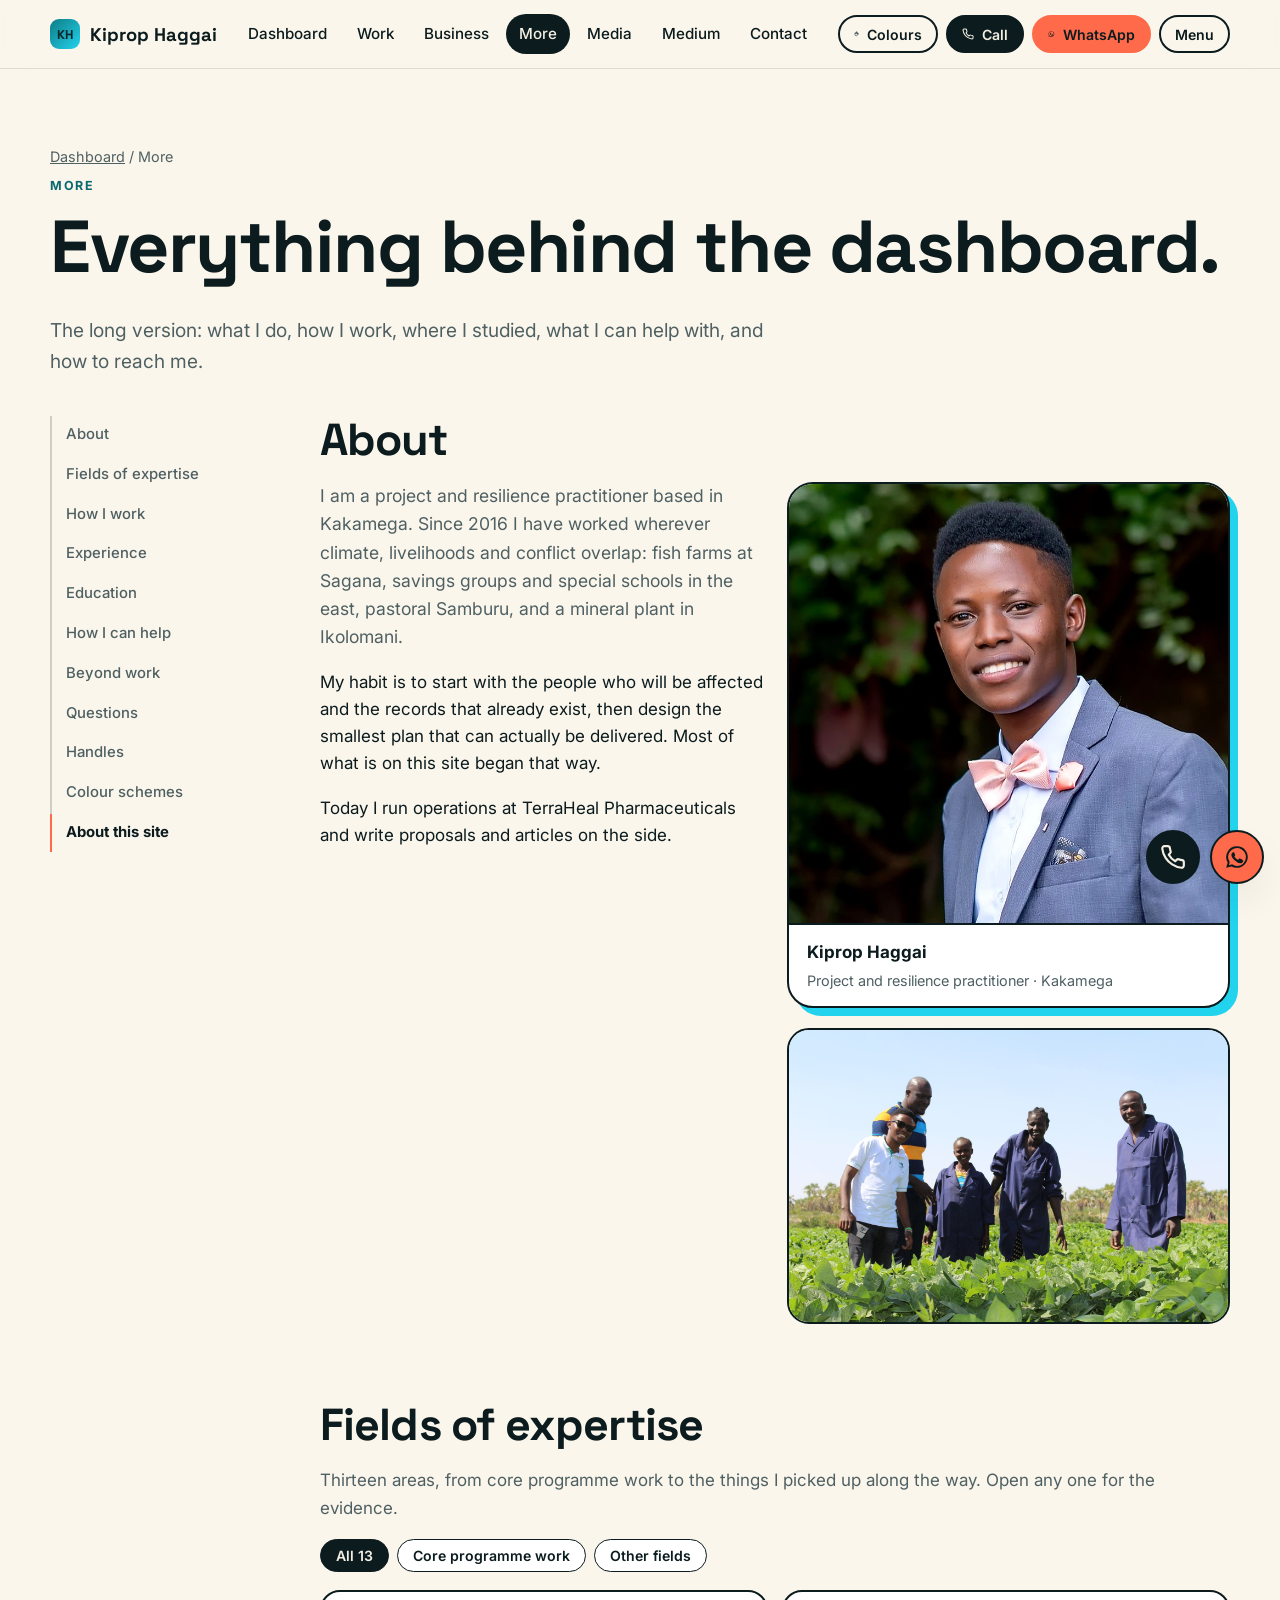
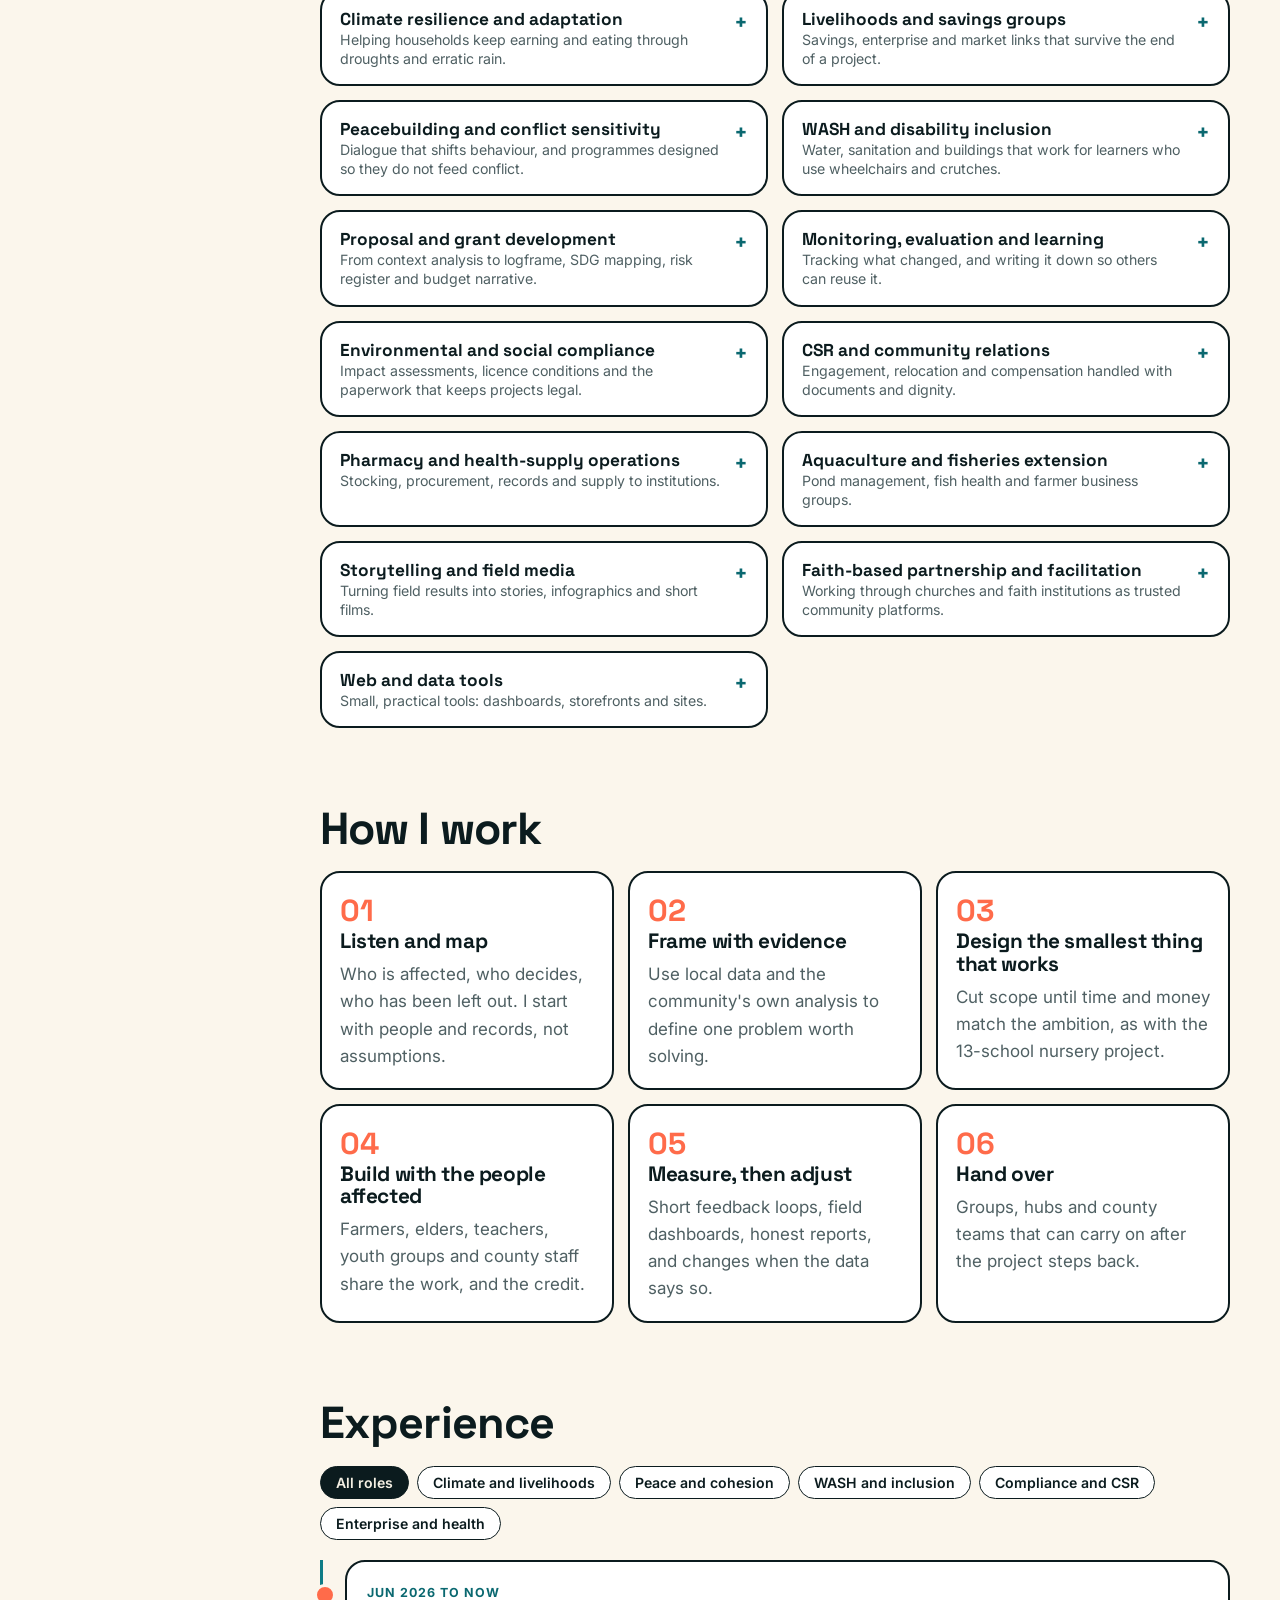
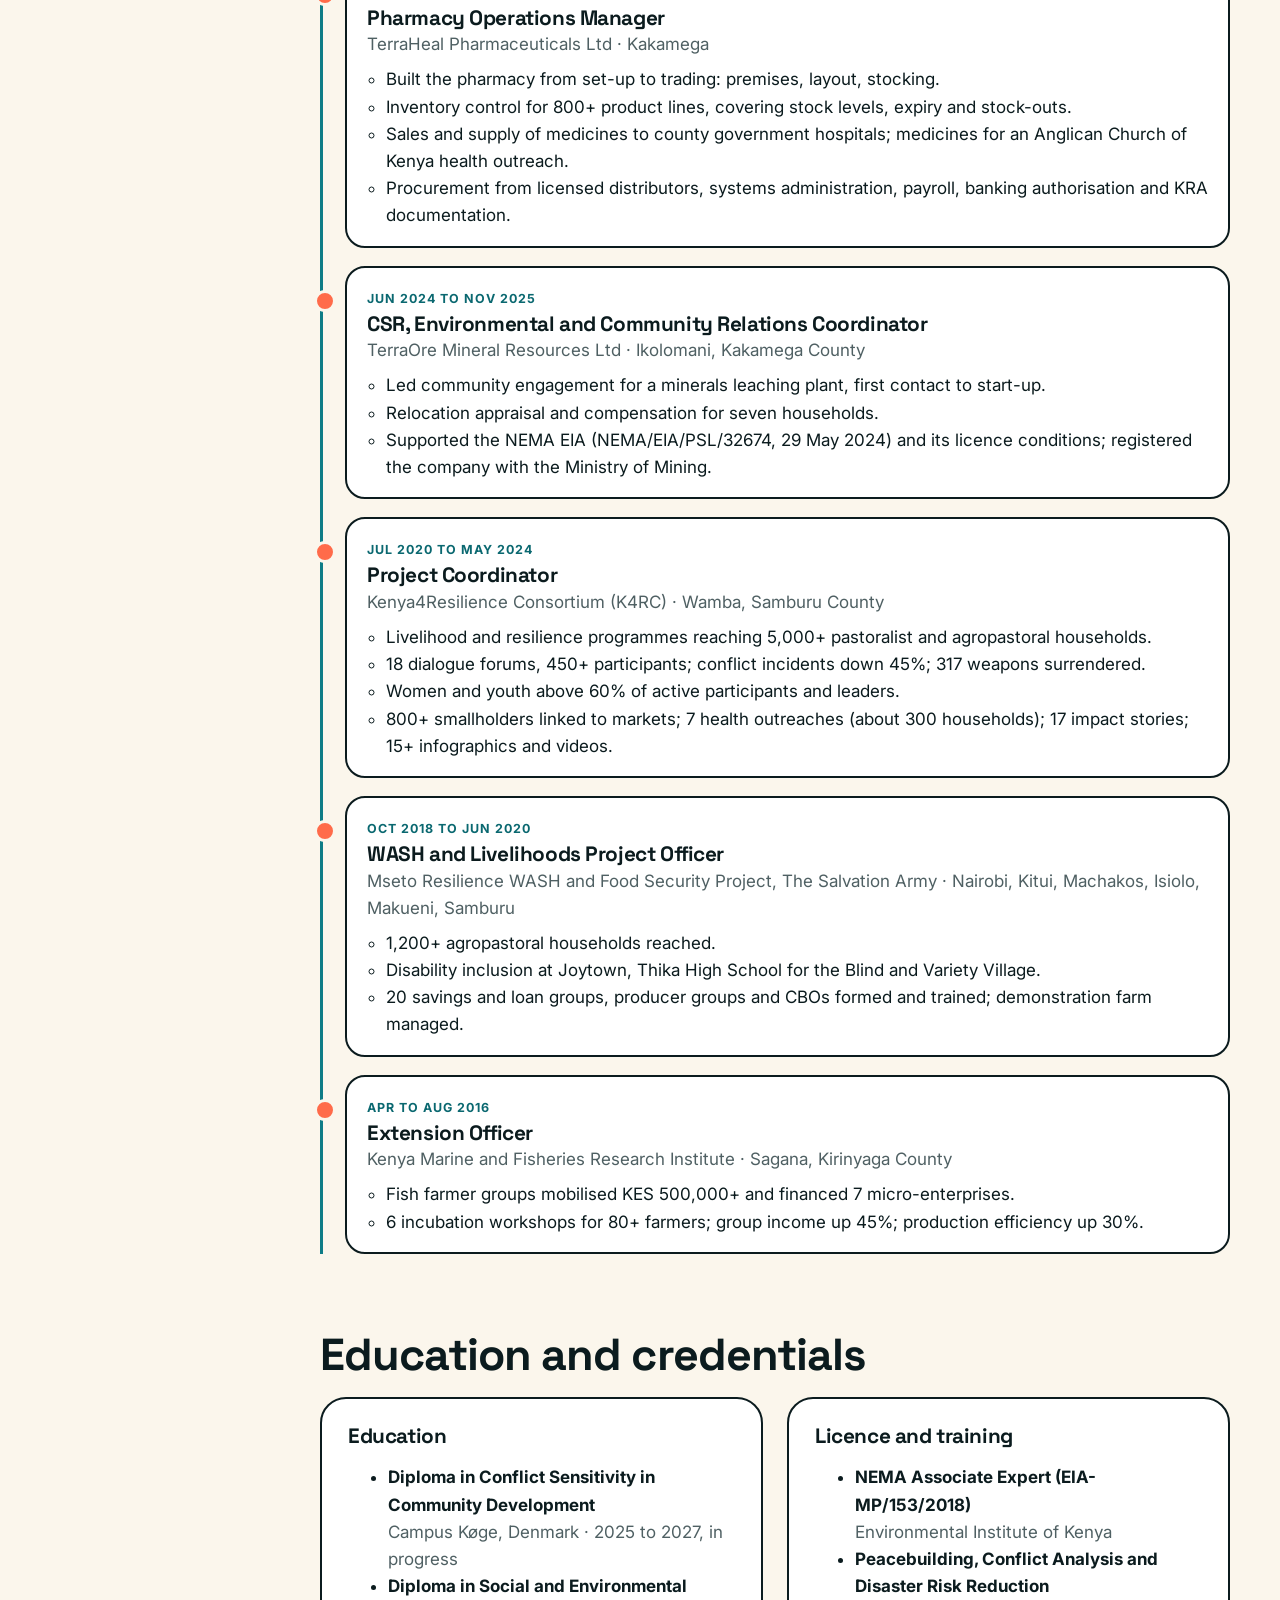
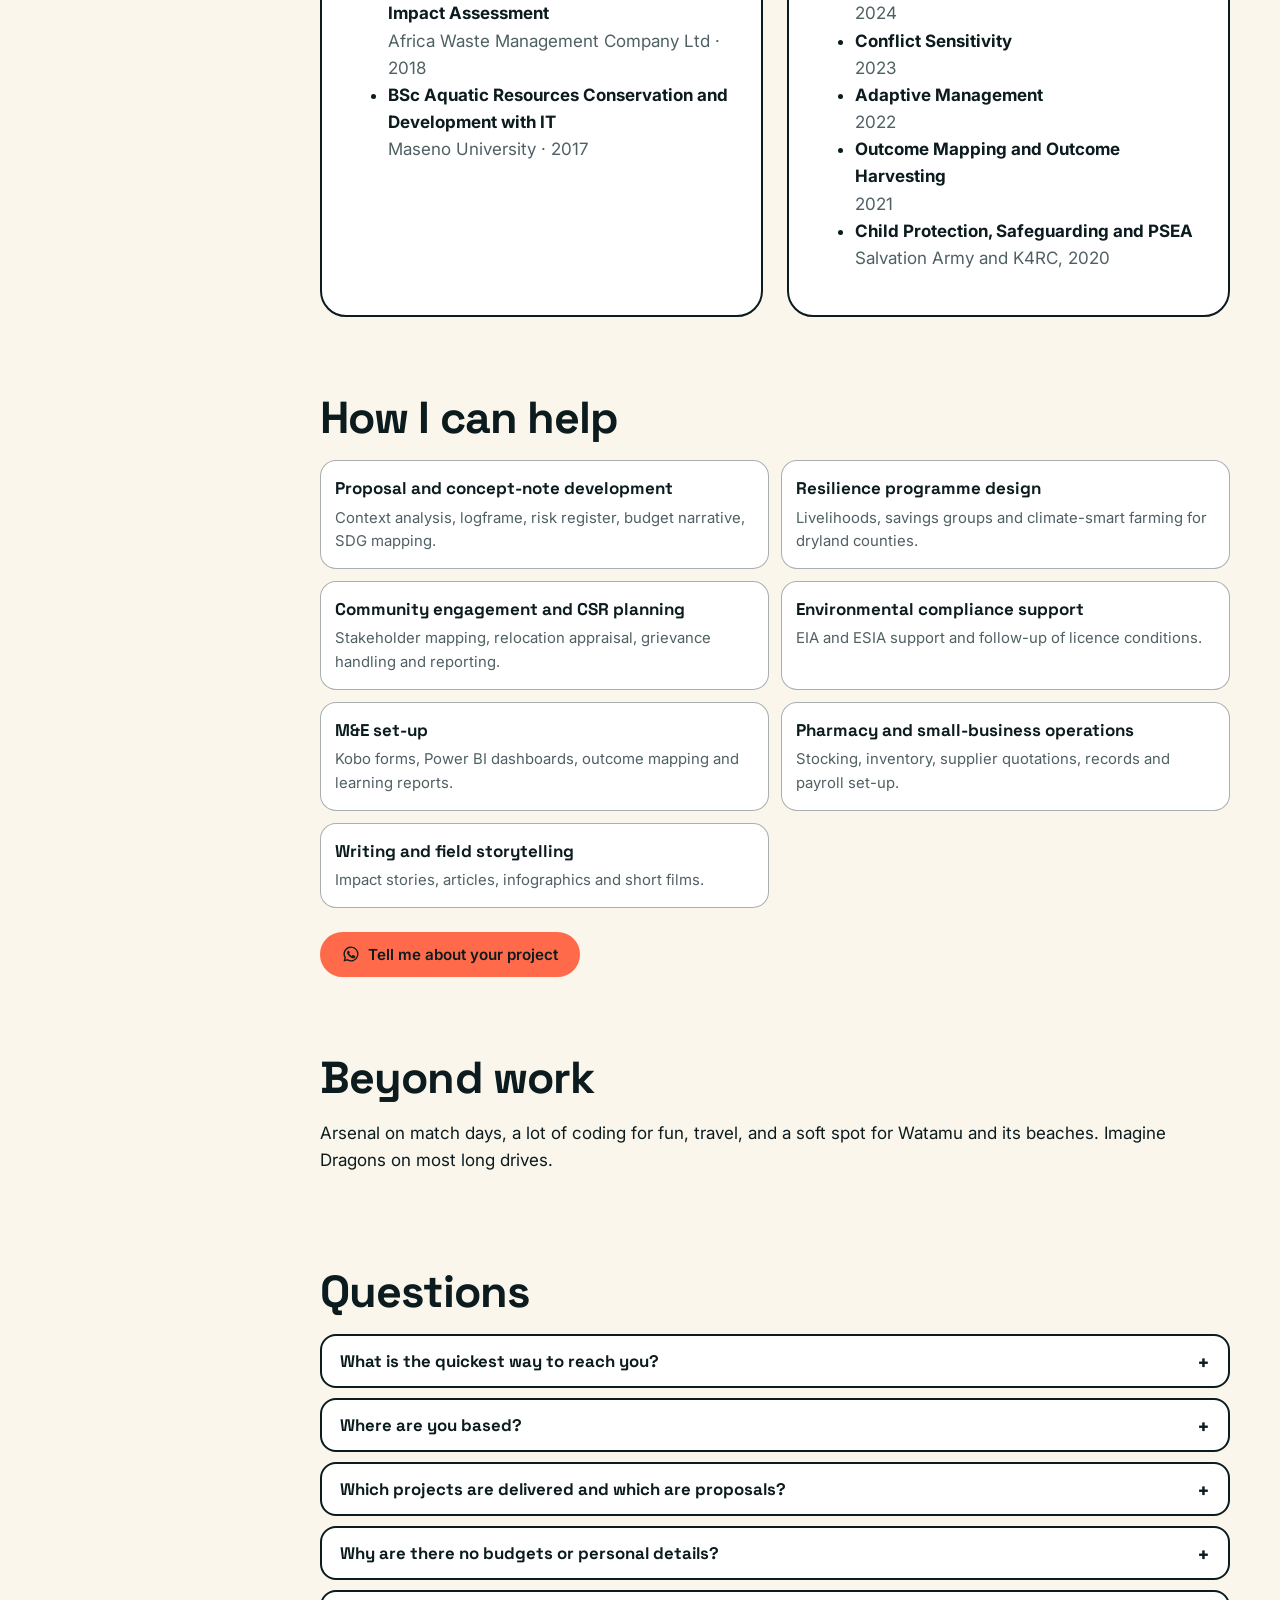
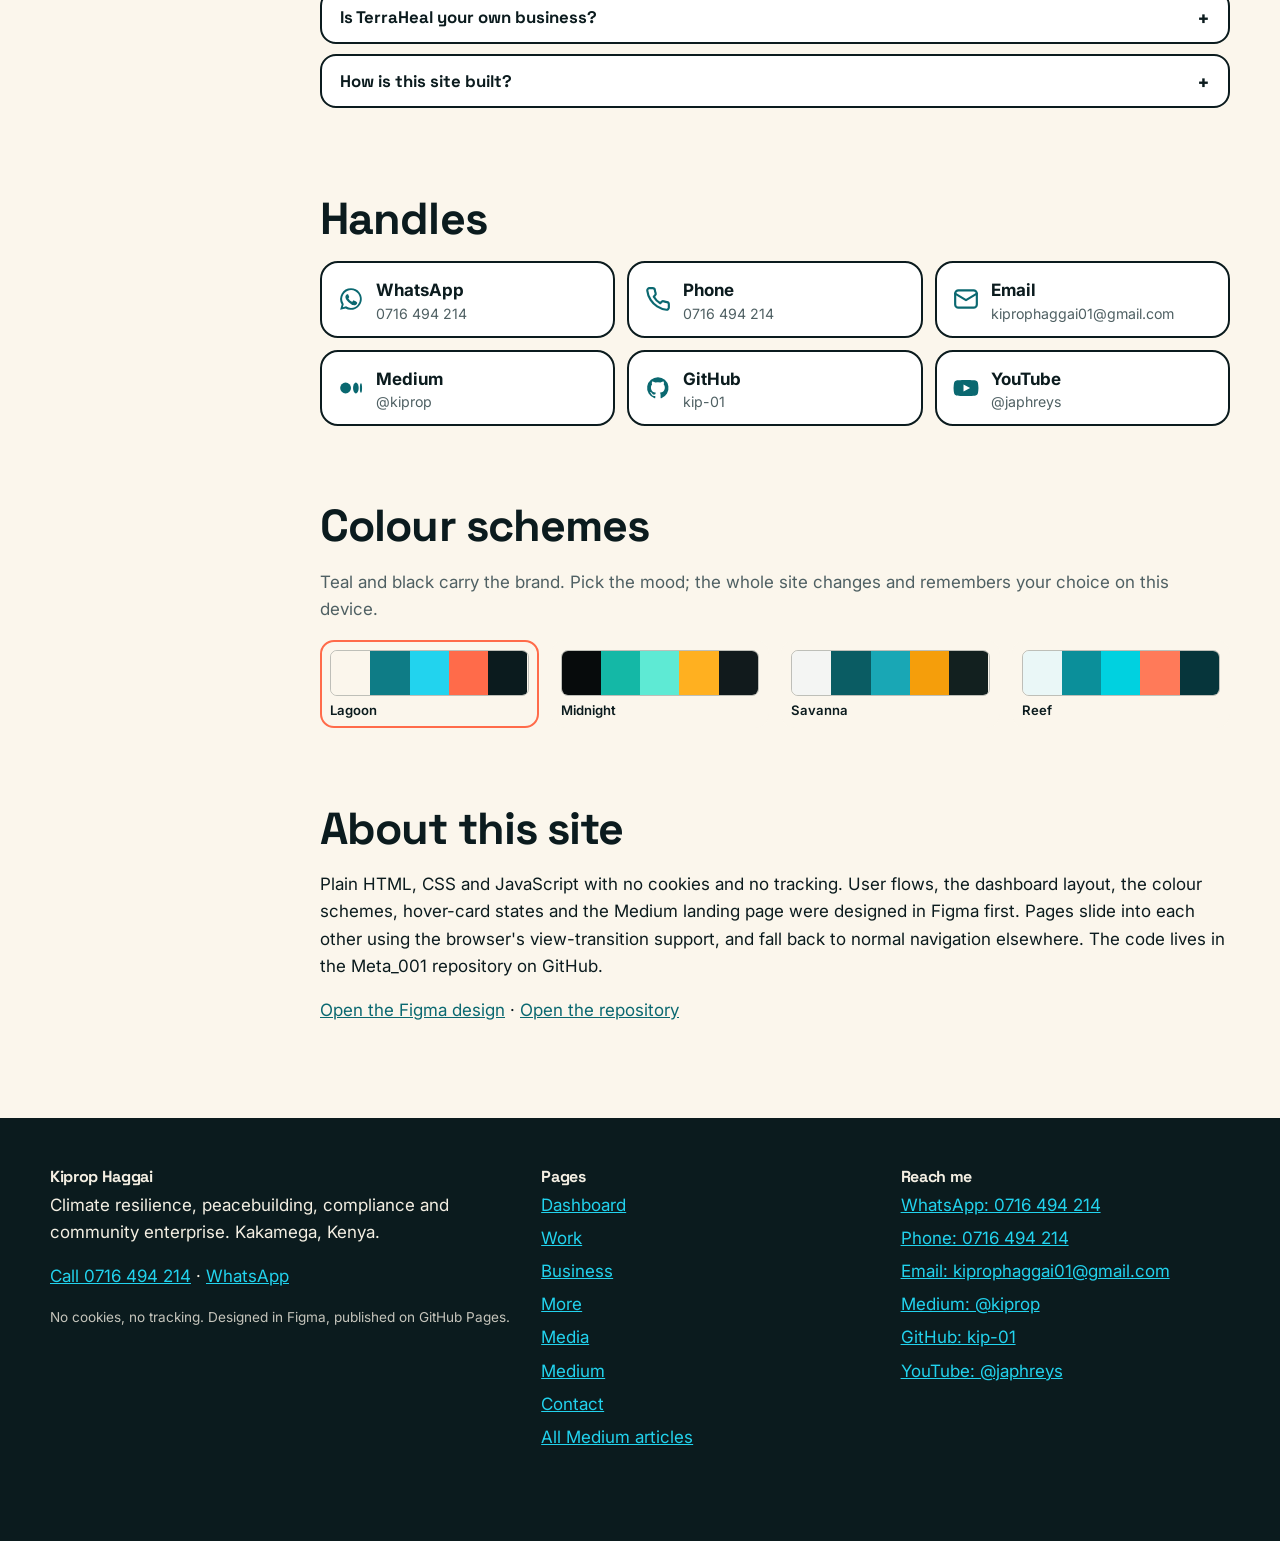
<file: more.html>
<!doctype html>
<html lang="en-KE"><head><meta charset="utf-8"><meta name="viewport" content="width=device-width,initial-scale=1">
<title>More: expertise, experience, credentials and handles · Kiprop Haggai</title><meta name="description" content="Fields of expertise, how I work, experience timeline, education, services, FAQ, social handles and colour schemes for Kiprop Haggai.">
<meta property="og:title" content="More: expertise, experience, credentials and handles · Kiprop Haggai"><meta property="og:description" content="Fields of expertise, how I work, experience timeline, education, services, FAQ, social handles and colour schemes for Kiprop Haggai."><meta property="og:type" content="website"><meta property="og:image" content="https://kip-01.github.io/Meta_001/assets/img/kiprop-og.jpg"><meta property="og:image:width" content="1200"><meta property="og:image:height" content="630"><meta property="og:image:alt" content="Kiprop Haggai"><meta name="twitter:card" content="summary_large_image"><meta name="twitter:image" content="https://kip-01.github.io/Meta_001/assets/img/kiprop-og.jpg"><meta name="theme-color" content="#0E7C86">
<link rel="icon" href="data:image/svg+xml,%3Csvg xmlns='http://www.w3.org/2000/svg' viewBox='0 0 32 32'%3E%3Crect width='32' height='32' rx='9' fill='%230E7C86'/%3E%3Ctext x='16' y='22' font-size='16' font-family='sans-serif' font-weight='700' text-anchor='middle' fill='%2322D3EE'%3EKH%3C/text%3E%3C/svg%3E">
<link rel="preconnect" href="https://fonts.googleapis.com"><link rel="preconnect" href="https://fonts.gstatic.com" crossorigin>
<link rel="stylesheet" href="https://fonts.googleapis.com/css2?family=Inter:wght@400;500;600;700&family=Space+Grotesk:wght@500;700&display=swap">
<link rel="stylesheet" href="assets/css/app.css"><script>try{var s=localStorage.getItem('scheme');if(s&&s!=='lagoon')document.documentElement.setAttribute('data-scheme',s)}catch(e){}</script>
</head><body>
<a class="skip" href="#main">Skip to content</a><div class="bar-progress" aria-hidden="true"></div>
<header class="top"><div class="wrap">
<a class="brand" href="index.html"><i>KH</i>Kiprop Haggai</a>
<nav class="nav" id="nav" aria-label="Main"><a href="index.html">Dashboard</a><a href="work.html">Work</a><a href="business.html">Business</a><a href="more.html" aria-current="page">More</a><a href="media.html">Media</a><a href="medium.html">Medium</a><a href="contact.html">Contact</a></nav>
<div class="acts">
<div class="pal"><button class="btn sm pal-btn" type="button" aria-expanded="false" aria-label="Choose a colour scheme"><svg viewBox="0 0 24 24" fill="none" stroke="currentColor" stroke-width="2" stroke-linecap="round" stroke-linejoin="round" aria-hidden="true"><path d="M12 3a9 9 0 1 0 0 18c1.100 0 1.800-.8 1.800-1.700 0-.5-.2-.9-.5-1.200-.3-.3-.5-.7-.5-1.200 0-.9.700-1.600 1.600-1.600H17a4 4 0 0 0 4-4C21 6.500 17 3 12 3z"/><circle cx="7.500" cy="11" r="1"/><circle cx="12" cy="7.500" r="1"/><circle cx="16.500" cy="11" r="1"/></svg><span class="hide-m">Colours</span></button><div class="pal-pop" role="group" aria-label="Colour schemes"><button class="sw" type="button" data-scheme="lagoon" aria-pressed="false"><span><b style="background:#FBF6EC"></b><b style="background:#0E7C86"></b><b style="background:#22D3EE"></b><b style="background:#FF6B4A"></b><b style="background:#0B1B1E"></b></span>Lagoon</button><button class="sw" type="button" data-scheme="midnight" aria-pressed="false"><span><b style="background:#070B0C"></b><b style="background:#14B8A6"></b><b style="background:#5EEAD4"></b><b style="background:#FFB020"></b><b style="background:#111A1C"></b></span>Midnight</button><button class="sw" type="button" data-scheme="savanna" aria-pressed="false"><span><b style="background:#F4F5F3"></b><b style="background:#0A5C63"></b><b style="background:#19A7B5"></b><b style="background:#F59E0B"></b><b style="background:#12201F"></b></span>Savanna</button><button class="sw" type="button" data-scheme="reef" aria-pressed="false"><span><b style="background:#EAF7F7"></b><b style="background:#0B8F9A"></b><b style="background:#00D1E0"></b><b style="background:#FF7A59"></b><b style="background:#06353B"></b></span>Reef</button></div></div>
<a class="btn sm dark hide-m" href="tel:+254716494214"><svg viewBox="0 0 24 24" fill="none" stroke="currentColor" stroke-width="2" stroke-linecap="round" stroke-linejoin="round" aria-hidden="true"><path d="M22 16.9v3a2 2 0 0 1-2.2 2 19.8 19.8 0 0 1-8.6-3.1 19.5 19.5 0 0 1-6-6A19.8 19.8 0 0 1 2.1 4.2 2 2 0 0 1 4.1 2h3a2 2 0 0 1 2 1.7c.1 1 .4 1.9.7 2.8a2 2 0 0 1-.5 2.1L8.1 9.9a16 16 0 0 0 6 6l1.3-1.3a2 2 0 0 1 2.1-.4c.9.3 1.8.6 2.8.7a2 2 0 0 1 1.7 2z"/></svg> Call</a>
<a class="btn sm accent" href="https://wa.me/254716494214?text=Hello%20Kiprop%2C%20" target="_blank" rel="noopener" aria-label="WhatsApp 0716 494 214"><svg viewBox="0 0 24 24" fill="currentColor" aria-hidden="true"><path d="M12 2a10 10 0 0 0-8.6 15.1L2 22l5-1.3A10 10 0 1 0 12 2zm0 18.2a8.2 8.2 0 0 1-4.2-1.2l-.3-.2-3 .8.8-2.9-.2-.3A8.2 8.2 0 1 1 12 20.2zm4.5-6.1c-.2-.1-1.5-.7-1.7-.8s-.4-.1-.6.1-.6.8-.8 1-.3.2-.5.1a6.7 6.7 0 0 1-3.3-2.9c-.2-.4.3-.4.7-1.3.1-.2 0-.3 0-.4l-.8-1.8c-.2-.5-.4-.4-.6-.4h-.5a1 1 0 0 0-.7.3 3 3 0 0 0-.9 2.2 5.2 5.2 0 0 0 1.1 2.8 11.9 11.9 0 0 0 4.6 4c1.7.7 2.4.8 3.2.7a2.7 2.7 0 0 0 1.8-1.3 2.2 2.2 0 0 0 .1-1.3c-.1-.1-.3-.2-.5-.3z"/></svg> <span class="hide-m">WhatsApp</span></a>
<button class="btn sm menu-btn" type="button" aria-expanded="false" aria-controls="nav">Menu</button>
</div></div></header>
<main id="main"><div class="page-head"><div class="wrap"><p class="crumbs"><a href="index.html">Dashboard</a> / More</p><span class="eyebrow">More</span><h1>Everything behind the dashboard.</h1><p class="lede">The long version: what I do, how I work, where I studied, what I can help with, and how to reach me.</p></div></div>
<div class="wrap more-layout"><nav class="toc" aria-label="On this page"><a href="#about">About</a><a href="#expertise">Fields of expertise</a><a href="#method">How I work</a><a href="#experience">Experience</a><a href="#education">Education</a><a href="#help">How I can help</a><a href="#beyond">Beyond work</a><a href="#faq">Questions</a><a href="#reach">Handles</a><a href="#colours">Colour schemes</a><a href="#site">About this site</a></nav><div>
<section id="about"><h2>About</h2><div class="two"><div><p class="lede" style="font-size:1.1rem">I am a project and resilience practitioner based in Kakamega. Since 2016 I have worked wherever climate, livelihoods and conflict overlap: fish farms at Sagana, savings groups and special schools in the east, pastoral Samburu, and a mineral plant in Ikolomani.</p><p>My habit is to start with the people who will be affected and the records that already exist, then design the smallest plan that can actually be delivered. Most of what is on this site began that way.</p><p>Today I run operations at TerraHeal Pharmaceuticals and write proposals and articles on the side.</p></div><div class="about-media"><figure class="me-card"><picture><source type="image/webp" srcset="assets/img/kiprop-400.webp 400w, assets/img/kiprop-800.webp 800w, assets/img/kiprop-1600.webp 1600w" sizes="(max-width:700px) 90vw, 420px"><img class="me-img" src="assets/img/kiprop-800.jpg" srcset="assets/img/kiprop-400.jpg 400w, assets/img/kiprop-800.jpg 800w, assets/img/kiprop-1600.jpg 1600w" sizes="(max-width:700px) 90vw, 420px" width="800" height="800" alt="Portrait of Kiprop Haggai, smiling, in a grey-blue blazer and coral bow tie" loading="lazy" decoding="async"></picture><figcaption><b>Kiprop Haggai</b><span>Project and resilience practitioner · Kakamega</span></figcaption></figure><img src="assets/img/fields.jpg" alt="Project staff and smallholder farmers in a bean field" style="border-radius:22px;border:2px solid var(--ink)" loading="lazy"></div></div></section>
<section id="expertise"><h2>Fields of expertise</h2><p style="color:var(--muted)">Thirteen areas, from core programme work to the things I picked up along the way. Open any one for the evidence.</p><div class="chips" style="margin:14px 0 18px"><button class="chip" type="button" data-exp-chip="all" aria-pressed="true">All 13</button><button class="chip" type="button" data-exp-chip="core" aria-pressed="false">Core programme work</button><button class="chip" type="button" data-exp-chip="other" aria-pressed="false">Other fields</button></div><div class="exp"><div class="ex rv" data-tag="core"><button type="button" aria-expanded="false"><span><b>Climate resilience and adaptation</b><small>Helping households keep earning and eating through droughts and erratic rain.</small></span></button><div class="more"><div><div class="pad"><b>Evidence</b><ul><li>K4RC: pastoralists moved into climate-smart agropastoralism.</li><li>Mseto: rainwater harvesting, drip irrigation, soil-moisture conservation.</li><li>Writing: &quot;Resilience: climate change&quot; on Medium.</li></ul><p style="margin:0"><span class="pill">Demonstration plots</span><span class="pill">Fodder banks</span><span class="pill">Rainwater harvesting</span><span class="pill">Integrated pest management</span></p></div></div></div></div><div class="ex rv" data-tag="core"><button type="button" aria-expanded="false"><span><b>Livelihoods and savings groups</b><small>Savings, enterprise and market links that survive the end of a project.</small></span></button><div class="more"><div><div class="pad"><b>Evidence</b><ul><li>20 savings and loan groups formed (Mseto).</li><li>800+ smallholders linked to buyers (K4RC).</li><li>JEEP: 30 groups and two value-chain tracks designed.</li></ul><p style="margin:0"><span class="pill">VSLA methodology</span><span class="pill">Value-chain selection</span><span class="pill">Farmer-to-farmer learning</span></p></div></div></div></div><div class="ex rv" data-tag="core"><button type="button" aria-expanded="false"><span><b>Peacebuilding and conflict sensitivity</b><small>Dialogue that shifts behaviour, and programmes designed so they do not feed conflict.</small></span></button><div class="more"><div><div class="pad"><b>Evidence</b><ul><li>18 forums, 450+ participants, incidents down 45%.</li><li>Three Kwale youth peace proposals.</li><li>Diploma in Conflict Sensitivity in Community Development, in progress.</li></ul><p style="margin:0"><span class="pill">Conflict analysis</span><span class="pill">Dialogue forums</span><span class="pill">Do-no-harm checks</span></p></div></div></div></div><div class="ex rv" data-tag="core"><button type="button" aria-expanded="false"><span><b>WASH and disability inclusion</b><small>Water, sanitation and buildings that work for learners who use wheelchairs and crutches.</small></span></button><div class="more"><div><div class="pad"><b>Evidence</b><ul><li>Accessible blocks and walkways at three special-needs institutions.</li><li>Joytown annual report and needs assessment.</li></ul><p style="margin:0"><span class="pill">Accessible design</span><span class="pill">Water harvesting</span><span class="pill">Child protection training</span></p></div></div></div></div><div class="ex rv" data-tag="core"><button type="button" aria-expanded="false"><span><b>Proposal and grant development</b><small>From context analysis to logframe, SDG mapping, risk register and budget narrative.</small></span></button><div class="more"><div><div class="pad"><b>Evidence</b><ul><li>JEEP, Resilient Nursery Schools, Kujenga Amani (three applications).</li><li>Scope tested against time and money before submission.</li></ul><p style="margin:0"><span class="pill">Logframes</span><span class="pill">Theory of change</span><span class="pill">Cost-indexation scenarios</span><span class="pill">Risk registers</span></p></div></div></div></div><div class="ex rv" data-tag="core"><button type="button" aria-expanded="false"><span><b>Monitoring, evaluation and learning</b><small>Tracking what changed, and writing it down so others can reuse it.</small></span></button><div class="more"><div><div class="pad"><b>Evidence</b><ul><li>Dashboards and donor reports for a consortium.</li><li>17 impact stories.</li><li>Trained in outcome mapping, outcome harvesting and adaptive management.</li></ul><p style="margin:0"><span class="pill">KoboCollect</span><span class="pill">Power BI</span><span class="pill">Outcome mapping</span><span class="pill">Baseline and endline design</span></p></div></div></div></div><div class="ex rv" data-tag="other"><button type="button" aria-expanded="false"><span><b>Environmental and social compliance</b><small>Impact assessments, licence conditions and the paperwork that keeps projects legal.</small></span></button><div class="more"><div><div class="pad"><b>Evidence</b><ul><li>NEMA-registered Associate Expert, EIA-MP/153/2018.</li><li>Diploma in Social and Environmental Impact Assessment (2018).</li><li>Supported a NEMA EIA licence at TerraOre.</li></ul><p style="margin:0"><span class="pill">EIA and ESIA</span><span class="pill">Licence follow-up</span><span class="pill">Stakeholder registers</span></p></div></div></div></div><div class="ex rv" data-tag="other"><button type="button" aria-expanded="false"><span><b>CSR and community relations</b><small>Engagement, relocation and compensation handled with documents and dignity.</small></span></button><div class="more"><div><div class="pad"><b>Evidence</b><ul><li>Seven households relocated and compensated.</li><li>Ministry of Mining registration and workshop representation.</li></ul><p style="margin:0"><span class="pill">Stakeholder mapping</span><span class="pill">Relocation appraisal</span><span class="pill">Grievance handling</span></p></div></div></div></div><div class="ex rv" data-tag="other"><button type="button" aria-expanded="false"><span><b>Pharmacy and health-supply operations</b><small>Stocking, procurement, records and supply to institutions.</small></span></button><div class="more"><div><div class="pad"><b>Evidence</b><ul><li>TerraHeal: 800+ product lines, supplier quotations, institutional supply.</li><li>Prequalification and screening bids for a church-run child development centre.</li></ul><p style="margin:0"><span class="pill">Inventory control</span><span class="pill">Quotations and LPOs</span><span class="pill">Payroll</span><span class="pill">Statutory filings</span></p></div></div></div></div><div class="ex rv" data-tag="other"><button type="button" aria-expanded="false"><span><b>Aquaculture and fisheries extension</b><small>Pond management, fish health and farmer business groups.</small></span></button><div class="more"><div><div class="pad"><b>Evidence</b><ul><li>Extension officer at KMFRI (2016): production efficiency up 30%.</li><li>BSc Aquatic Resources Conservation and Development with IT, Maseno University (2017).</li></ul><p style="margin:0"><span class="pill">Pond management</span><span class="pill">Value addition</span><span class="pill">Business incubation</span></p></div></div></div></div><div class="ex rv" data-tag="other"><button type="button" aria-expanded="false"><span><b>Storytelling and field media</b><small>Turning field results into stories, infographics and short films.</small></span></button><div class="more"><div><div class="pad"><b>Evidence</b><ul><li>8 stories on Medium (2019 to 2022).</li><li>15+ infographics and videos reused by other chapters.</li><li>Two Kenya4Resilience films.</li></ul><p style="margin:0"><span class="pill">Impact stories</span><span class="pill">Infographics</span><span class="pill">Video</span><span class="pill">Long-form writing</span></p></div></div></div></div><div class="ex rv" data-tag="other"><button type="button" aria-expanded="false"><span><b>Faith-based partnership and facilitation</b><small>Working through churches and faith institutions as trusted community platforms.</small></span></button><div class="more"><div><div class="pad"><b>Evidence</b><ul><li>Mseto used a faith-based facilitation process.</li><li>Salvation Army and Anglican Church of Kenya partnerships.</li></ul><p style="margin:0"><span class="pill">Church partnerships</span><span class="pill">Community facilitation</span></p></div></div></div></div><div class="ex rv" data-tag="other"><button type="button" aria-expanded="false"><span><b>Web and data tools</b><small>Small, practical tools: dashboards, storefronts and sites.</small></span></button><div class="more"><div><div class="pad"><b>Evidence</b><ul><li>TerraHeal management dashboard and storefront prototype.</li><li>This portfolio, designed in Figma and published on GitHub Pages.</li></ul><p style="margin:0"><span class="pill">HTML, CSS, JavaScript</span><span class="pill">Spreadsheets</span><span class="pill">Figma</span></p></div></div></div></div></div></section>
<section id="method"><h2>How I work</h2><div class="method"><div class="rv"><h3>Listen and map</h3><p style="margin:0;color:var(--muted)">Who is affected, who decides, who has been left out. I start with people and records, not assumptions.</p></div><div class="rv"><h3>Frame with evidence</h3><p style="margin:0;color:var(--muted)">Use local data and the community&#x27;s own analysis to define one problem worth solving.</p></div><div class="rv"><h3>Design the smallest thing that works</h3><p style="margin:0;color:var(--muted)">Cut scope until time and money match the ambition, as with the 13-school nursery project.</p></div><div class="rv"><h3>Build with the people affected</h3><p style="margin:0;color:var(--muted)">Farmers, elders, teachers, youth groups and county staff share the work, and the credit.</p></div><div class="rv"><h3>Measure, then adjust</h3><p style="margin:0;color:var(--muted)">Short feedback loops, field dashboards, honest reports, and changes when the data says so.</p></div><div class="rv"><h3>Hand over</h3><p style="margin:0;color:var(--muted)">Groups, hubs and county teams that can carry on after the project steps back.</p></div></div></section>
<section id="experience"><h2>Experience</h2><div class="chips" style="margin:14px 0 20px"><button class="chip" type="button" data-role-chip="all" aria-pressed="true">All roles</button><button class="chip" type="button" data-role-chip="climate" aria-pressed="false">Climate and livelihoods</button><button class="chip" type="button" data-role-chip="peace" aria-pressed="false">Peace and cohesion</button><button class="chip" type="button" data-role-chip="wash" aria-pressed="false">WASH and inclusion</button><button class="chip" type="button" data-role-chip="compliance" aria-pressed="false">Compliance and CSR</button><button class="chip" type="button" data-role-chip="enterprise" aria-pressed="false">Enterprise and health</button></div><ol class="tl"><li data-fields="enterprise"><span class="when">Jun 2026 to now</span><h3>Pharmacy Operations Manager</h3><p style="margin:0;color:var(--muted)">TerraHeal Pharmaceuticals Ltd · Kakamega</p><ul><li>Built the pharmacy from set-up to trading: premises, layout, stocking.</li><li>Inventory control for 800+ product lines, covering stock levels, expiry and stock-outs.</li><li>Sales and supply of medicines to county government hospitals; medicines for an Anglican Church of Kenya health outreach.</li><li>Procurement from licensed distributors, systems administration, payroll, banking authorisation and KRA documentation.</li></ul></li><li data-fields="compliance"><span class="when">Jun 2024 to Nov 2025</span><h3>CSR, Environmental and Community Relations Coordinator</h3><p style="margin:0;color:var(--muted)">TerraOre Mineral Resources Ltd · Ikolomani, Kakamega County</p><ul><li>Led community engagement for a minerals leaching plant, first contact to start-up.</li><li>Relocation appraisal and compensation for seven households.</li><li>Supported the NEMA EIA (NEMA/EIA/PSL/32674, 29 May 2024) and its licence conditions; registered the company with the Ministry of Mining.</li></ul></li><li data-fields="climate peace compliance"><span class="when">Jul 2020 to May 2024</span><h3>Project Coordinator</h3><p style="margin:0;color:var(--muted)">Kenya4Resilience Consortium (K4RC) · Wamba, Samburu County</p><ul><li>Livelihood and resilience programmes reaching 5,000+ pastoralist and agropastoral households.</li><li>18 dialogue forums, 450+ participants; conflict incidents down 45%; 317 weapons surrendered.</li><li>Women and youth above 60% of active participants and leaders.</li><li>800+ smallholders linked to markets; 7 health outreaches (about 300 households); 17 impact stories; 15+ infographics and videos.</li></ul></li><li data-fields="climate wash peace"><span class="when">Oct 2018 to Jun 2020</span><h3>WASH and Livelihoods Project Officer</h3><p style="margin:0;color:var(--muted)">Mseto Resilience WASH and Food Security Project, The Salvation Army · Nairobi, Kitui, Machakos, Isiolo, Makueni, Samburu</p><ul><li>1,200+ agropastoral households reached.</li><li>Disability inclusion at Joytown, Thika High School for the Blind and Variety Village.</li><li>20 savings and loan groups, producer groups and CBOs formed and trained; demonstration farm managed.</li></ul></li><li data-fields="climate"><span class="when">Apr to Aug 2016</span><h3>Extension Officer</h3><p style="margin:0;color:var(--muted)">Kenya Marine and Fisheries Research Institute · Sagana, Kirinyaga County</p><ul><li>Fish farmer groups mobilised KES 500,000+ and financed 7 micro-enterprises.</li><li>6 incubation workshops for 80+ farmers; group income up 45%; production efficiency up 30%.</li></ul></li></ol></section>
<section id="education"><h2>Education and credentials</h2><div class="two"><div class="panel"><h3>Education</h3><ul class="plain"><li><b>Diploma in Conflict Sensitivity in Community Development</b><br><span style="color:var(--muted)">Campus Køge, Denmark · 2025 to 2027, in progress</span></li><li><b>Diploma in Social and Environmental Impact Assessment</b><br><span style="color:var(--muted)">Africa Waste Management Company Ltd · 2018</span></li><li><b>BSc Aquatic Resources Conservation and Development with IT</b><br><span style="color:var(--muted)">Maseno University · 2017</span></li></ul></div><div class="panel"><h3>Licence and training</h3><ul class="plain"><li><b>NEMA Associate Expert (EIA-MP/153/2018)</b><br><span style="color:var(--muted)">Environmental Institute of Kenya</span></li><li><b>Peacebuilding, Conflict Analysis and Disaster Risk Reduction</b><br><span style="color:var(--muted)">2024</span></li><li><b>Conflict Sensitivity</b><br><span style="color:var(--muted)">2023</span></li><li><b>Adaptive Management</b><br><span style="color:var(--muted)">2022</span></li><li><b>Outcome Mapping and Outcome Harvesting</b><br><span style="color:var(--muted)">2021</span></li><li><b>Child Protection, Safeguarding and PSEA</b><br><span style="color:var(--muted)">Salvation Army and K4RC, 2020</span></li></ul></div></div></section>
<section id="help"><h2>How I can help</h2><div class="svc"><div><b>Proposal and concept-note development</b><p>Context analysis, logframe, risk register, budget narrative, SDG mapping.</p></div><div><b>Resilience programme design</b><p>Livelihoods, savings groups and climate-smart farming for dryland counties.</p></div><div><b>Community engagement and CSR planning</b><p>Stakeholder mapping, relocation appraisal, grievance handling and reporting.</p></div><div><b>Environmental compliance support</b><p>EIA and ESIA support and follow-up of licence conditions.</p></div><div><b>M&amp;E set-up</b><p>Kobo forms, Power BI dashboards, outcome mapping and learning reports.</p></div><div><b>Pharmacy and small-business operations</b><p>Stocking, inventory, supplier quotations, records and payroll set-up.</p></div><div><b>Writing and field storytelling</b><p>Impact stories, articles, infographics and short films.</p></div></div><div class="cta"><a class="btn accent" href="https://wa.me/254716494214?text=Hello%20Kiprop%2C%20I%20would%20like%20to%20talk%20about%20a%20project." target="_blank" rel="noopener"><svg viewBox="0 0 24 24" fill="currentColor" aria-hidden="true"><path d="M12 2a10 10 0 0 0-8.6 15.1L2 22l5-1.3A10 10 0 1 0 12 2zm0 18.2a8.2 8.2 0 0 1-4.2-1.2l-.3-.2-3 .8.8-2.9-.2-.3A8.2 8.2 0 1 1 12 20.2zm4.5-6.1c-.2-.1-1.5-.7-1.7-.8s-.4-.1-.6.1-.6.8-.8 1-.3.2-.5.1a6.7 6.7 0 0 1-3.3-2.9c-.2-.4.3-.4.7-1.3.1-.2 0-.3 0-.4l-.8-1.8c-.2-.5-.4-.4-.6-.4h-.5a1 1 0 0 0-.7.3 3 3 0 0 0-.9 2.2 5.2 5.2 0 0 0 1.1 2.8 11.9 11.9 0 0 0 4.6 4c1.7.7 2.4.8 3.2.7a2.7 2.7 0 0 0 1.8-1.3 2.2 2.2 0 0 0 .1-1.3c-.1-.1-.3-.2-.5-.3z"/></svg> Tell me about your project</a></div></section>
<section id="beyond"><h2>Beyond work</h2><p>Arsenal on match days, a lot of coding for fun, travel, and a soft spot for Watamu and its beaches. Imagine Dragons on most long drives.</p></section>
<section id="faq" class="acc"><h2>Questions</h2><details><summary>What is the quickest way to reach you?</summary><p>Call or send a WhatsApp message to 0716 494 214. Say who you are, where the work is and what you need by when, and I will reply with next steps.</p></details><details><summary>Where are you based?</summary><p>Kakamega, Kenya. Field work has taken me through Samburu, Kitui, Machakos, Makueni, Isiolo, Embu and Kakamega counties.</p></details><details><summary>Which projects are delivered and which are proposals?</summary><p>Each project carries a status tag. Proposals are written pieces of work; funding outcomes are not shown here.</p></details><details><summary>Why are there no budgets or personal details?</summary><p>Source proposals contain budgets and names of private individuals. I leave those out of a public site.</p></details><details><summary>Is TerraHeal your own business?</summary><p>I am its Pharmacy Operations Manager and run it day to day. For ownership, shareholding and licence questions, please contact the business directly.</p></details><details><summary>How is this site built?</summary><p>Plain HTML, CSS and JavaScript, no tracking and no cookies. The flows and layouts were designed in Figma, and the code is on GitHub.</p></details></section>
<section id="reach"><h2>Handles</h2><div class="hdl"><a href="https://wa.me/254716494214" target="_blank" rel="noopener"><svg viewBox="0 0 24 24" fill="currentColor" aria-hidden="true"><path d="M12 2a10 10 0 0 0-8.6 15.1L2 22l5-1.3A10 10 0 1 0 12 2zm0 18.2a8.2 8.2 0 0 1-4.2-1.2l-.3-.2-3 .8.8-2.9-.2-.3A8.2 8.2 0 1 1 12 20.2zm4.5-6.1c-.2-.1-1.5-.7-1.7-.8s-.4-.1-.6.1-.6.8-.8 1-.3.2-.5.1a6.7 6.7 0 0 1-3.3-2.9c-.2-.4.3-.4.7-1.3.1-.2 0-.3 0-.4l-.8-1.8c-.2-.5-.4-.4-.6-.4h-.5a1 1 0 0 0-.7.3 3 3 0 0 0-.9 2.2 5.2 5.2 0 0 0 1.1 2.8 11.9 11.9 0 0 0 4.6 4c1.7.7 2.4.8 3.2.7a2.7 2.7 0 0 0 1.8-1.3 2.2 2.2 0 0 0 .1-1.3c-.1-.1-.3-.2-.5-.3z"/></svg><span><b>WhatsApp</b><small>0716 494 214</small></span></a><a href="tel:+254716494214"><svg viewBox="0 0 24 24" fill="none" stroke="currentColor" stroke-width="2" stroke-linecap="round" stroke-linejoin="round" aria-hidden="true"><path d="M22 16.9v3a2 2 0 0 1-2.2 2 19.8 19.8 0 0 1-8.6-3.1 19.5 19.5 0 0 1-6-6A19.8 19.8 0 0 1 2.1 4.2 2 2 0 0 1 4.1 2h3a2 2 0 0 1 2 1.7c.1 1 .4 1.9.7 2.8a2 2 0 0 1-.5 2.1L8.1 9.9a16 16 0 0 0 6 6l1.3-1.3a2 2 0 0 1 2.1-.4c.9.3 1.8.6 2.8.7a2 2 0 0 1 1.7 2z"/></svg><span><b>Phone</b><small>0716 494 214</small></span></a><a href="mailto:kiprophaggai01@gmail.com"><svg viewBox="0 0 24 24" fill="none" stroke="currentColor" stroke-width="2" stroke-linecap="round" stroke-linejoin="round" aria-hidden="true"><rect x="2" y="4" width="20" height="16" rx="3"/><path d="m22 7-10 6L2 7"/></svg><span><b>Email</b><small>kiprophaggai01@gmail.com</small></span></a><a href="https://medium.com/@kiprop" target="_blank" rel="noopener"><svg viewBox="0 0 24 24" fill="currentColor" aria-hidden="true"><circle cx="7" cy="12" r="5"/><ellipse cx="16.5" cy="12" rx="2.6" ry="5"/><ellipse cx="21.2" cy="12" rx="1" ry="4.4"/></svg><span><b>Medium</b><small>@kiprop</small></span></a><a href="https://github.com/kip-01" target="_blank" rel="noopener"><svg viewBox="0 0 24 24" fill="currentColor" aria-hidden="true"><path d="M12 2a10 10 0 0 0-3.2 19.5c.5.1.7-.2.7-.5v-1.7c-2.8.6-3.4-1.3-3.4-1.3-.5-1.1-1.1-1.4-1.1-1.4-.9-.6.1-.6.1-.6 1 .1 1.5 1 1.5 1 .9 1.5 2.3 1.1 2.9.8.1-.6.3-1.1.6-1.4-2.2-.3-4.6-1.1-4.6-5 0-1.1.4-2 1-2.7-.1-.3-.4-1.300.1-2.700 0 0 .8-.3 2.800 1a9.600 9.600 0 0 1 5 0c1.900-1.300 2.800-1 2.800-1 .5 1.400.2 2.400.1 2.700.6.700 1 1.600 1 2.700 0 3.900-2.400 4.700-4.600 5 .4.300.7.900.7 1.800v2.700c0 .3.200.6.700.5A10 10 0 0 0 12 2z"/></svg><span><b>GitHub</b><small>kip-01</small></span></a><a href="https://www.youtube.com/@japhreys" target="_blank" rel="noopener"><svg viewBox="0 0 24 24" fill="currentColor" aria-hidden="true"><path d="M23 7.2a3 3 0 0 0-2.100-2.100C19 4.600 12 4.600 12 4.600s-7 0-8.900.5A3 3 0 0 0 1 7.200 31 31 0 0 0 .5 12 31 31 0 0 0 1 16.800a3 3 0 0 0 2.100 2.100c1.900.5 8.900.5 8.900.5s7 0 8.900-.5a3 3 0 0 0 2.100-2.100A31 31 0 0 0 23.500 12 31 31 0 0 0 23 7.200zM9.700 15.200V8.800L15.800 12z"/></svg><span><b>YouTube</b><small>@japhreys</small></span></a></div></section>
<section id="colours"><h2>Colour schemes</h2><p style="color:var(--muted)">Teal and black carry the brand. Pick the mood; the whole site changes and remembers your choice on this device.</p><div class="big-sw"><button class="sw" type="button" data-scheme="lagoon" aria-pressed="false"><span style="height:46px"><b style="background:#FBF6EC"></b><b style="background:#0E7C86"></b><b style="background:#22D3EE"></b><b style="background:#FF6B4A"></b><b style="background:#0B1B1E"></b></span>Lagoon</button><button class="sw" type="button" data-scheme="midnight" aria-pressed="false"><span style="height:46px"><b style="background:#070B0C"></b><b style="background:#14B8A6"></b><b style="background:#5EEAD4"></b><b style="background:#FFB020"></b><b style="background:#111A1C"></b></span>Midnight</button><button class="sw" type="button" data-scheme="savanna" aria-pressed="false"><span style="height:46px"><b style="background:#F4F5F3"></b><b style="background:#0A5C63"></b><b style="background:#19A7B5"></b><b style="background:#F59E0B"></b><b style="background:#12201F"></b></span>Savanna</button><button class="sw" type="button" data-scheme="reef" aria-pressed="false"><span style="height:46px"><b style="background:#EAF7F7"></b><b style="background:#0B8F9A"></b><b style="background:#00D1E0"></b><b style="background:#FF7A59"></b><b style="background:#06353B"></b></span>Reef</button></div></section>
<section id="site"><h2>About this site</h2><p>Plain HTML, CSS and JavaScript with no cookies and no tracking. User flows, the dashboard layout, the colour schemes, hover-card states and the Medium landing page were designed in Figma first. Pages slide into each other using the browser's view-transition support, and fall back to normal navigation elsewhere. The code lives in the Meta_001 repository on GitHub.</p><p><a href="https://www.figma.com/design/pQMq5zq0D9bbvNvQpLfiD8" target="_blank" rel="noopener">Open the Figma design</a> · <a href="https://github.com/kip-01/Meta_001" target="_blank" rel="noopener">Open the repository</a></p></section>
</div></div></main><footer><div class="wrap cols"><div><h4>Kiprop Haggai</h4><p>Climate resilience, peacebuilding, compliance and community enterprise. Kakamega, Kenya.</p><p><a href="tel:+254716494214">Call 0716 494 214</a> · <a href="https://wa.me/254716494214" target="_blank" rel="noopener">WhatsApp</a></p><p style="font-size:.85rem;opacity:.8">No cookies, no tracking. Designed in Figma, published on GitHub Pages.</p></div>
<div><h4>Pages</h4><ul><li><a href="index.html">Dashboard</a></li><li><a href="work.html">Work</a></li><li><a href="business.html">Business</a></li><li><a href="more.html">More</a></li><li><a href="media.html">Media</a></li><li><a href="medium.html">Medium</a></li><li><a href="contact.html">Contact</a></li><li><a href="articles.html">All Medium articles</a></li></ul></div><div><h4>Reach me</h4><ul><li><a href="https://wa.me/254716494214" target="_blank" rel="noopener">WhatsApp: 0716 494 214</a></li><li><a href="tel:+254716494214">Phone: 0716 494 214</a></li><li><a href="mailto:kiprophaggai01@gmail.com">Email: kiprophaggai01@gmail.com</a></li><li><a href="https://medium.com/@kiprop" target="_blank" rel="noopener">Medium: @kiprop</a></li><li><a href="https://github.com/kip-01" target="_blank" rel="noopener">GitHub: kip-01</a></li><li><a href="https://www.youtube.com/@japhreys" target="_blank" rel="noopener">YouTube: @japhreys</a></li></ul></div></div></footer>
<div class="toast" role="status" aria-live="polite"></div><div class="fab"><a class="c" href="tel:+254716494214" aria-label="Call 0716 494 214"><svg viewBox="0 0 24 24" fill="none" stroke="currentColor" stroke-width="2" stroke-linecap="round" stroke-linejoin="round" aria-hidden="true"><path d="M22 16.9v3a2 2 0 0 1-2.2 2 19.8 19.8 0 0 1-8.6-3.1 19.5 19.5 0 0 1-6-6A19.8 19.8 0 0 1 2.1 4.2 2 2 0 0 1 4.1 2h3a2 2 0 0 1 2 1.7c.1 1 .4 1.9.7 2.8a2 2 0 0 1-.5 2.1L8.1 9.9a16 16 0 0 0 6 6l1.3-1.3a2 2 0 0 1 2.1-.4c.9.3 1.8.6 2.8.7a2 2 0 0 1 1.7 2z"/></svg></a><a class="w" href="https://wa.me/254716494214" target="_blank" rel="noopener" aria-label="WhatsApp 0716 494 214"><svg viewBox="0 0 24 24" fill="currentColor" aria-hidden="true"><path d="M12 2a10 10 0 0 0-8.6 15.1L2 22l5-1.3A10 10 0 1 0 12 2zm0 18.2a8.2 8.2 0 0 1-4.2-1.2l-.3-.2-3 .8.8-2.9-.2-.3A8.2 8.2 0 1 1 12 20.2zm4.5-6.1c-.2-.1-1.5-.7-1.7-.8s-.4-.1-.6.1-.6.8-.8 1-.3.2-.5.1a6.7 6.7 0 0 1-3.3-2.9c-.2-.4.3-.4.7-1.3.1-.2 0-.3 0-.4l-.8-1.8c-.2-.5-.4-.4-.6-.4h-.5a1 1 0 0 0-.7.3 3 3 0 0 0-.9 2.2 5.2 5.2 0 0 0 1.1 2.8 11.9 11.9 0 0 0 4.6 4c1.7.7 2.4.8 3.2.7a2.7 2.7 0 0 0 1.8-1.3 2.2 2.2 0 0 0 .1-1.3c-.1-.1-.3-.2-.5-.3z"/></svg></a></div><script src="assets/js/app.js" defer></script></body></html>
</file>
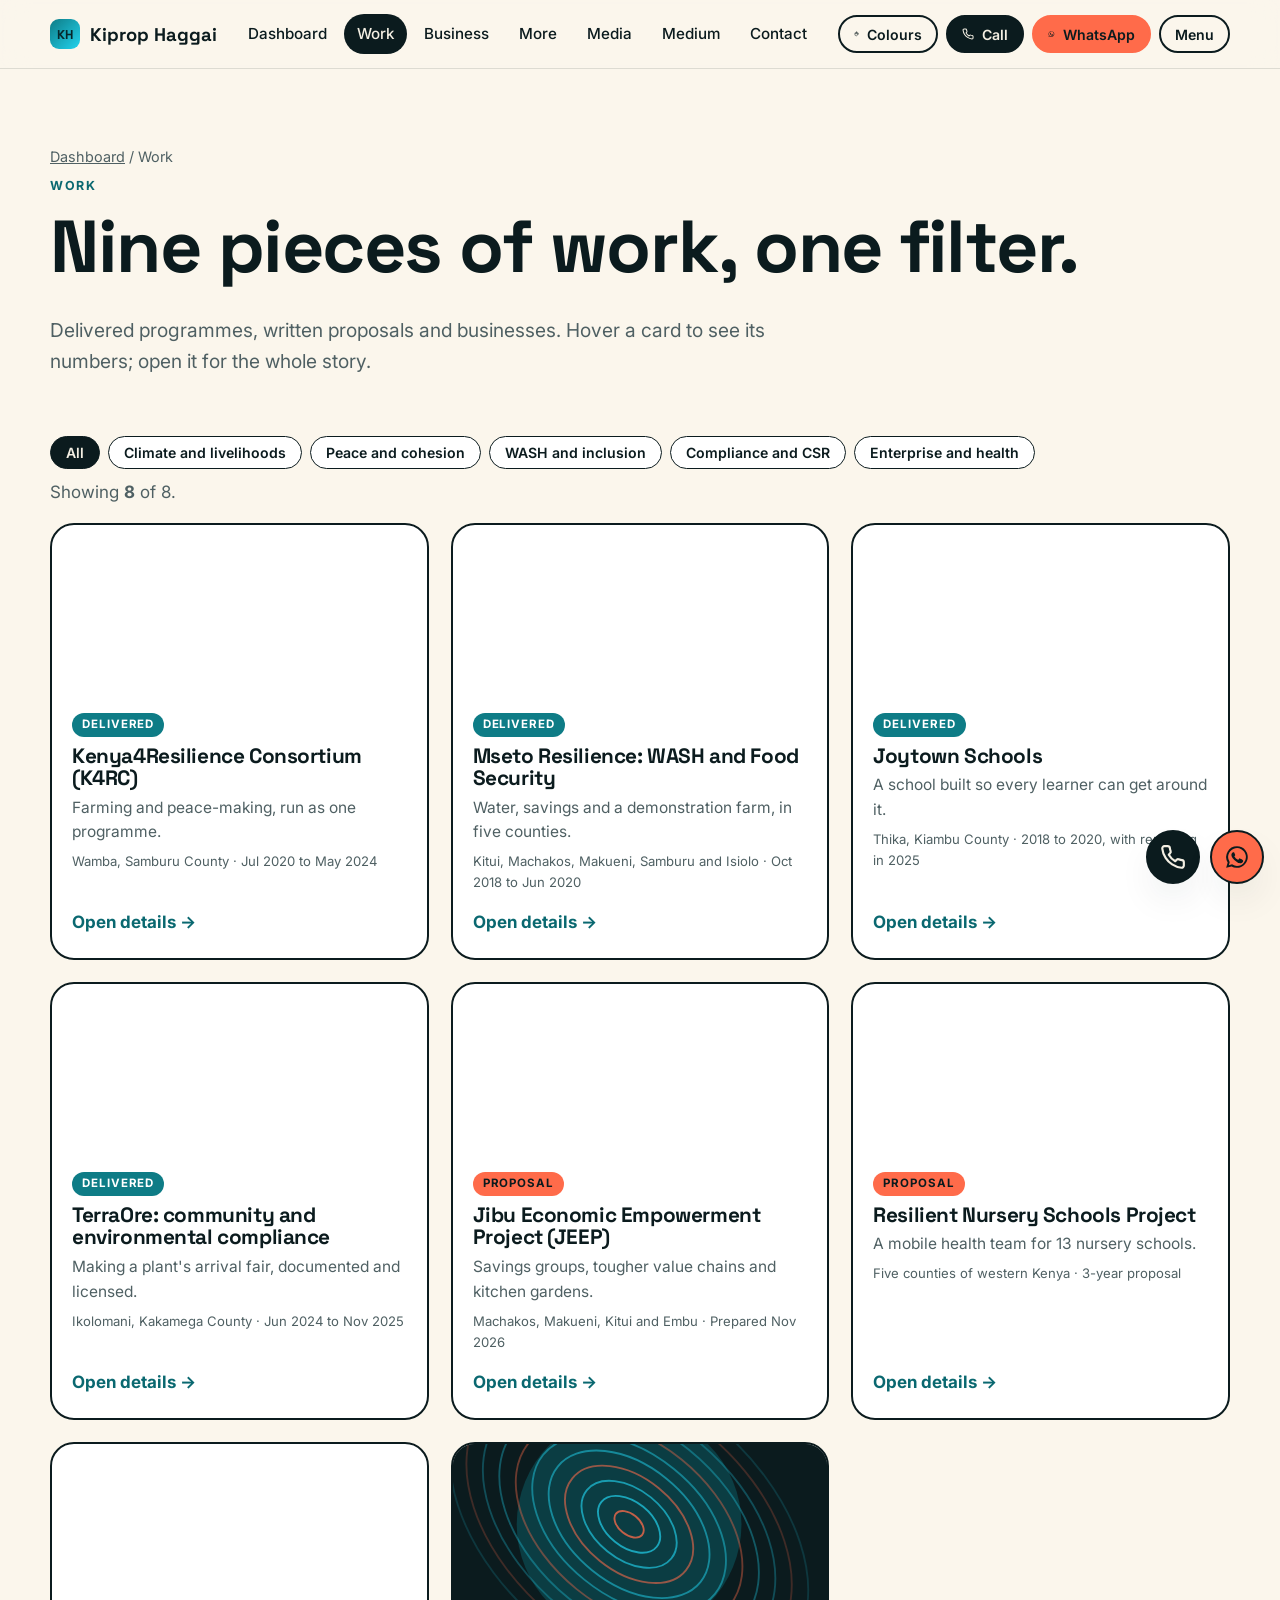
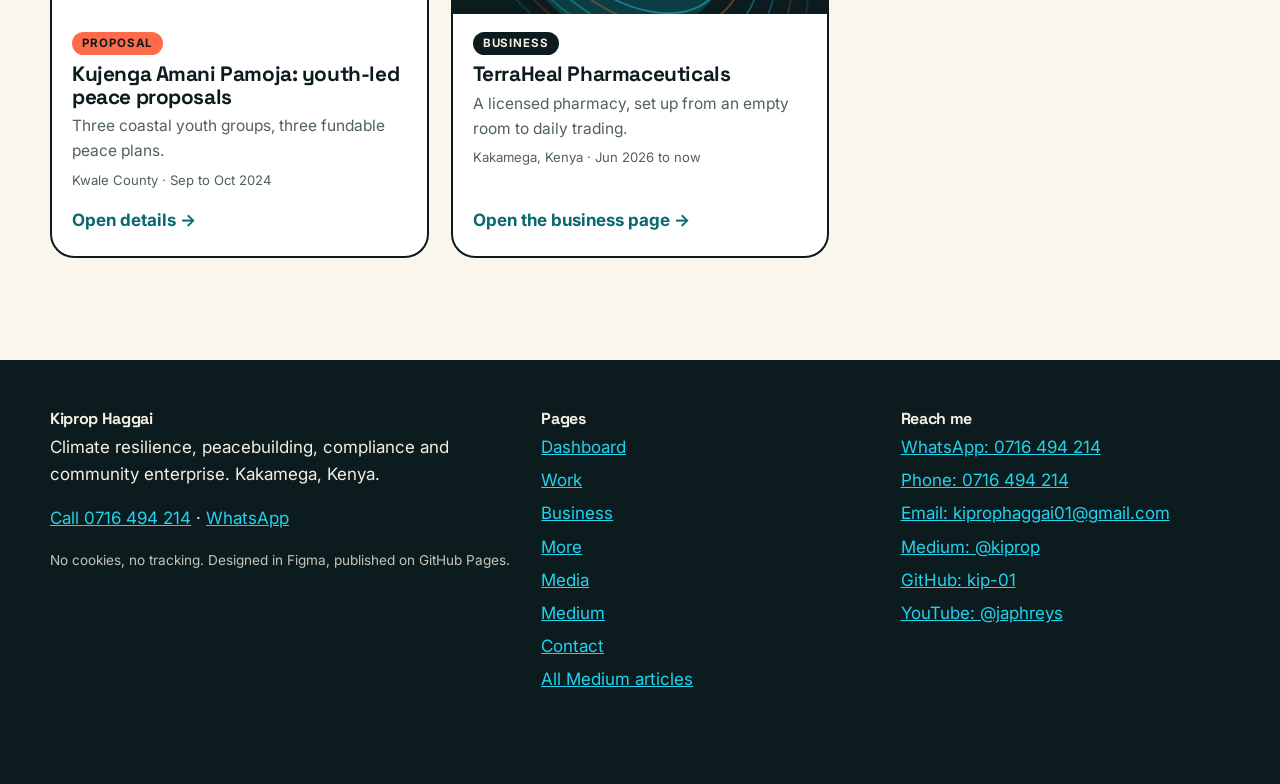
<file: work.html>
<!doctype html>
<html lang="en-KE"><head><meta charset="utf-8"><meta name="viewport" content="width=device-width,initial-scale=1">
<title>Work: projects, proposals and businesses · Kiprop Haggai</title><meta name="description" content="Delivered programmes (K4RC, Mseto, Joytown, TerraOre), proposals (JEEP, Resilient Nursery Schools, Kujenga Amani) and TerraHeal, filterable by field.">
<meta property="og:title" content="Work: projects, proposals and businesses · Kiprop Haggai"><meta property="og:description" content="Delivered programmes (K4RC, Mseto, Joytown, TerraOre), proposals (JEEP, Resilient Nursery Schools, Kujenga Amani) and TerraHeal, filterable by field."><meta property="og:type" content="website"><meta property="og:image" content="https://kip-01.github.io/Meta_001/assets/img/kiprop-og.jpg"><meta property="og:image:width" content="1200"><meta property="og:image:height" content="630"><meta property="og:image:alt" content="Kiprop Haggai"><meta name="twitter:card" content="summary_large_image"><meta name="twitter:image" content="https://kip-01.github.io/Meta_001/assets/img/kiprop-og.jpg"><meta name="theme-color" content="#0E7C86">
<link rel="icon" href="data:image/svg+xml,%3Csvg xmlns='http://www.w3.org/2000/svg' viewBox='0 0 32 32'%3E%3Crect width='32' height='32' rx='9' fill='%230E7C86'/%3E%3Ctext x='16' y='22' font-size='16' font-family='sans-serif' font-weight='700' text-anchor='middle' fill='%2322D3EE'%3EKH%3C/text%3E%3C/svg%3E">
<link rel="preconnect" href="https://fonts.googleapis.com"><link rel="preconnect" href="https://fonts.gstatic.com" crossorigin>
<link rel="stylesheet" href="https://fonts.googleapis.com/css2?family=Inter:wght@400;500;600;700&family=Space+Grotesk:wght@500;700&display=swap">
<link rel="stylesheet" href="assets/css/app.css"><script>try{var s=localStorage.getItem('scheme');if(s&&s!=='lagoon')document.documentElement.setAttribute('data-scheme',s)}catch(e){}</script>
</head><body>
<a class="skip" href="#main">Skip to content</a><div class="bar-progress" aria-hidden="true"></div>
<header class="top"><div class="wrap">
<a class="brand" href="index.html"><i>KH</i>Kiprop Haggai</a>
<nav class="nav" id="nav" aria-label="Main"><a href="index.html">Dashboard</a><a href="work.html" aria-current="page">Work</a><a href="business.html">Business</a><a href="more.html">More</a><a href="media.html">Media</a><a href="medium.html">Medium</a><a href="contact.html">Contact</a></nav>
<div class="acts">
<div class="pal"><button class="btn sm pal-btn" type="button" aria-expanded="false" aria-label="Choose a colour scheme"><svg viewBox="0 0 24 24" fill="none" stroke="currentColor" stroke-width="2" stroke-linecap="round" stroke-linejoin="round" aria-hidden="true"><path d="M12 3a9 9 0 1 0 0 18c1.100 0 1.800-.8 1.800-1.700 0-.5-.2-.9-.5-1.200-.3-.3-.5-.7-.5-1.200 0-.9.700-1.600 1.600-1.600H17a4 4 0 0 0 4-4C21 6.500 17 3 12 3z"/><circle cx="7.500" cy="11" r="1"/><circle cx="12" cy="7.500" r="1"/><circle cx="16.500" cy="11" r="1"/></svg><span class="hide-m">Colours</span></button><div class="pal-pop" role="group" aria-label="Colour schemes"><button class="sw" type="button" data-scheme="lagoon" aria-pressed="false"><span><b style="background:#FBF6EC"></b><b style="background:#0E7C86"></b><b style="background:#22D3EE"></b><b style="background:#FF6B4A"></b><b style="background:#0B1B1E"></b></span>Lagoon</button><button class="sw" type="button" data-scheme="midnight" aria-pressed="false"><span><b style="background:#070B0C"></b><b style="background:#14B8A6"></b><b style="background:#5EEAD4"></b><b style="background:#FFB020"></b><b style="background:#111A1C"></b></span>Midnight</button><button class="sw" type="button" data-scheme="savanna" aria-pressed="false"><span><b style="background:#F4F5F3"></b><b style="background:#0A5C63"></b><b style="background:#19A7B5"></b><b style="background:#F59E0B"></b><b style="background:#12201F"></b></span>Savanna</button><button class="sw" type="button" data-scheme="reef" aria-pressed="false"><span><b style="background:#EAF7F7"></b><b style="background:#0B8F9A"></b><b style="background:#00D1E0"></b><b style="background:#FF7A59"></b><b style="background:#06353B"></b></span>Reef</button></div></div>
<a class="btn sm dark hide-m" href="tel:+254716494214"><svg viewBox="0 0 24 24" fill="none" stroke="currentColor" stroke-width="2" stroke-linecap="round" stroke-linejoin="round" aria-hidden="true"><path d="M22 16.9v3a2 2 0 0 1-2.2 2 19.8 19.8 0 0 1-8.6-3.1 19.5 19.5 0 0 1-6-6A19.8 19.8 0 0 1 2.1 4.2 2 2 0 0 1 4.1 2h3a2 2 0 0 1 2 1.7c.1 1 .4 1.9.7 2.8a2 2 0 0 1-.5 2.1L8.1 9.9a16 16 0 0 0 6 6l1.3-1.3a2 2 0 0 1 2.1-.4c.9.3 1.8.6 2.8.7a2 2 0 0 1 1.7 2z"/></svg> Call</a>
<a class="btn sm accent" href="https://wa.me/254716494214?text=Hello%20Kiprop%2C%20" target="_blank" rel="noopener" aria-label="WhatsApp 0716 494 214"><svg viewBox="0 0 24 24" fill="currentColor" aria-hidden="true"><path d="M12 2a10 10 0 0 0-8.6 15.1L2 22l5-1.3A10 10 0 1 0 12 2zm0 18.2a8.2 8.2 0 0 1-4.2-1.2l-.3-.2-3 .8.8-2.9-.2-.3A8.2 8.2 0 1 1 12 20.2zm4.5-6.1c-.2-.1-1.5-.7-1.7-.8s-.4-.1-.6.1-.6.8-.8 1-.3.2-.5.1a6.7 6.7 0 0 1-3.3-2.9c-.2-.4.3-.4.7-1.3.1-.2 0-.3 0-.4l-.8-1.8c-.2-.5-.4-.4-.6-.4h-.5a1 1 0 0 0-.7.3 3 3 0 0 0-.9 2.2 5.2 5.2 0 0 0 1.1 2.8 11.9 11.9 0 0 0 4.6 4c1.7.7 2.4.8 3.2.7a2.7 2.7 0 0 0 1.8-1.3 2.2 2.2 0 0 0 .1-1.3c-.1-.1-.3-.2-.5-.3z"/></svg> <span class="hide-m">WhatsApp</span></a>
<button class="btn sm menu-btn" type="button" aria-expanded="false" aria-controls="nav">Menu</button>
</div></div></header>
<main id="main"><div class="page-head"><div class="wrap"><p class="crumbs"><a href="index.html">Dashboard</a> / Work</p><span class="eyebrow">Work</span><h1>Nine pieces of work, one filter.</h1><p class="lede">Delivered programmes, written proposals and businesses. Hover a card to see its numbers; open it for the whole story.</p></div></div>
<section style="padding-top:20px" data-filter-scope><div class="wrap"><div class="chips" role="group" aria-label="Filter by field" style="margin-bottom:10px"><button class="chip" type="button" data-field-chip="all" aria-pressed="true">All</button><button class="chip" type="button" data-field-chip="climate" aria-pressed="false">Climate and livelihoods</button><button class="chip" type="button" data-field-chip="peace" aria-pressed="false">Peace and cohesion</button><button class="chip" type="button" data-field-chip="wash" aria-pressed="false">WASH and inclusion</button><button class="chip" type="button" data-field-chip="compliance" aria-pressed="false">Compliance and CSR</button><button class="chip" type="button" data-field-chip="enterprise" aria-pressed="false">Enterprise and health</button></div><p style="color:var(--muted)">Showing <b data-visible-count>8</b> of 8.</p><div class="grid" style="margin-top:12px"><button class="card has-pts rv"  type="button" data-open="k4rc" data-fields="climate peace"><div class="art"><svg viewBox="0 0 400 250" preserveAspectRatio="xMidYMid slice" aria-hidden="true"><rect width="400" height="250" fill="var(--panel)"/><circle cx="34%" cy="71%" r="120" fill="var(--brand)" opacity=".35"/><ellipse cx="34%" cy="71%" rx="18" ry="11" transform="rotate(58 136 177)" fill="none" stroke="var(--accent)" stroke-opacity="0.75" stroke-width="2"/><ellipse cx="34%" cy="71%" rx="38" ry="24" transform="rotate(58 136 177)" fill="none" stroke="var(--brand2)" stroke-opacity="0.69" stroke-width="2"/><ellipse cx="34%" cy="71%" rx="58" ry="37" transform="rotate(58 136 177)" fill="none" stroke="var(--brand2)" stroke-opacity="0.63" stroke-width="2"/><ellipse cx="34%" cy="71%" rx="78" ry="50" transform="rotate(58 136 177)" fill="none" stroke="var(--accent)" stroke-opacity="0.57" stroke-width="2"/><ellipse cx="34%" cy="71%" rx="98" ry="63" transform="rotate(58 136 177)" fill="none" stroke="var(--brand2)" stroke-opacity="0.51" stroke-width="2"/><ellipse cx="34%" cy="71%" rx="118" ry="76" transform="rotate(58 136 177)" fill="none" stroke="var(--brand2)" stroke-opacity="0.45" stroke-width="2"/><ellipse cx="34%" cy="71%" rx="138" ry="89" transform="rotate(58 136 177)" fill="none" stroke="var(--accent)" stroke-opacity="0.39" stroke-width="2"/><ellipse cx="34%" cy="71%" rx="158" ry="102" transform="rotate(58 136 177)" fill="none" stroke="var(--brand2)" stroke-opacity="0.33" stroke-width="2"/><ellipse cx="34%" cy="71%" rx="178" ry="115" transform="rotate(58 136 177)" fill="none" stroke="var(--brand2)" stroke-opacity="0.27" stroke-width="2"/><ellipse cx="34%" cy="71%" rx="198" ry="128" transform="rotate(58 136 177)" fill="none" stroke="var(--accent)" stroke-opacity="0.21" stroke-width="2"/><ellipse cx="34%" cy="71%" rx="218" ry="141" transform="rotate(58 136 177)" fill="none" stroke="var(--brand2)" stroke-opacity="0.15" stroke-width="2"/></svg><div class="pts"><span>400 farmers trained</span><span>450+ at dialogue forums</span><span>45% fewer conflict incidents</span></div></div><div class="body"><span class="tag Delivered" style="align-self:flex-start">Delivered</span><h3>Kenya4Resilience Consortium (K4RC)</h3><p>Farming and peace-making, run as one programme.</p><span class="meta">Wamba, Samburu County · Jul 2020 to May 2024</span><span class="more-link">Open details →</span></div></button><button class="card has-pts rv"  type="button" data-open="mseto" data-fields="climate wash"><div class="art"><svg viewBox="0 0 400 250" preserveAspectRatio="xMidYMid slice" aria-hidden="true"><rect width="400" height="250" fill="var(--panel)"/><circle cx="53%" cy="32%" r="120" fill="var(--brand)" opacity=".35"/><ellipse cx="53%" cy="32%" rx="18" ry="11" transform="rotate(81 212 80)" fill="none" stroke="var(--accent)" stroke-opacity="0.75" stroke-width="2"/><ellipse cx="53%" cy="32%" rx="38" ry="24" transform="rotate(81 212 80)" fill="none" stroke="var(--brand2)" stroke-opacity="0.69" stroke-width="2"/><ellipse cx="53%" cy="32%" rx="58" ry="37" transform="rotate(81 212 80)" fill="none" stroke="var(--brand2)" stroke-opacity="0.63" stroke-width="2"/><ellipse cx="53%" cy="32%" rx="78" ry="50" transform="rotate(81 212 80)" fill="none" stroke="var(--accent)" stroke-opacity="0.57" stroke-width="2"/><ellipse cx="53%" cy="32%" rx="98" ry="63" transform="rotate(81 212 80)" fill="none" stroke="var(--brand2)" stroke-opacity="0.51" stroke-width="2"/><ellipse cx="53%" cy="32%" rx="118" ry="76" transform="rotate(81 212 80)" fill="none" stroke="var(--brand2)" stroke-opacity="0.45" stroke-width="2"/><ellipse cx="53%" cy="32%" rx="138" ry="89" transform="rotate(81 212 80)" fill="none" stroke="var(--accent)" stroke-opacity="0.39" stroke-width="2"/><ellipse cx="53%" cy="32%" rx="158" ry="102" transform="rotate(81 212 80)" fill="none" stroke="var(--brand2)" stroke-opacity="0.33" stroke-width="2"/><ellipse cx="53%" cy="32%" rx="178" ry="115" transform="rotate(81 212 80)" fill="none" stroke="var(--brand2)" stroke-opacity="0.27" stroke-width="2"/><ellipse cx="53%" cy="32%" rx="198" ry="128" transform="rotate(81 212 80)" fill="none" stroke="var(--accent)" stroke-opacity="0.21" stroke-width="2"/><ellipse cx="53%" cy="32%" rx="218" ry="141" transform="rotate(81 212 80)" fill="none" stroke="var(--brand2)" stroke-opacity="0.15" stroke-width="2"/></svg><div class="pts"><span>1,200+ households reached</span><span>20 savings groups and CBOs formed</span><span>72.5% harvest roof rainwater, vs 50% outside</span></div></div><div class="body"><span class="tag Delivered" style="align-self:flex-start">Delivered</span><h3>Mseto Resilience: WASH and Food Security</h3><p>Water, savings and a demonstration farm, in five counties.</p><span class="meta">Kitui, Machakos, Makueni, Samburu and Isiolo · Oct 2018 to Jun 2020</span><span class="more-link">Open details →</span></div></button><button class="card has-pts rv"  type="button" data-open="joytown" data-fields="wash climate"><div class="art"><img src="assets/img/classroom.jpg" alt="" loading="lazy"><div class="pts"><span>293 learners (2025)</span><span>2.026 to 2.505 KCSE mean score</span><span>25% qualify for university</span></div></div><div class="body"><span class="tag Delivered" style="align-self:flex-start">Delivered</span><h3>Joytown Schools</h3><p>A school built so every learner can get around it.</p><span class="meta">Thika, Kiambu County · 2018 to 2020, with reporting in 2025</span><span class="more-link">Open details →</span></div></button><button class="card has-pts rv"  type="button" data-open="terraore" data-fields="compliance"><div class="art"><svg viewBox="0 0 400 250" preserveAspectRatio="xMidYMid slice" aria-hidden="true"><rect width="400" height="250" fill="var(--panel)"/><circle cx="31%" cy="54%" r="120" fill="var(--brand)" opacity=".35"/><ellipse cx="31%" cy="54%" rx="18" ry="11" transform="rotate(127 124 135)" fill="none" stroke="var(--accent)" stroke-opacity="0.75" stroke-width="2"/><ellipse cx="31%" cy="54%" rx="38" ry="24" transform="rotate(127 124 135)" fill="none" stroke="var(--brand2)" stroke-opacity="0.69" stroke-width="2"/><ellipse cx="31%" cy="54%" rx="58" ry="37" transform="rotate(127 124 135)" fill="none" stroke="var(--brand2)" stroke-opacity="0.63" stroke-width="2"/><ellipse cx="31%" cy="54%" rx="78" ry="50" transform="rotate(127 124 135)" fill="none" stroke="var(--accent)" stroke-opacity="0.57" stroke-width="2"/><ellipse cx="31%" cy="54%" rx="98" ry="63" transform="rotate(127 124 135)" fill="none" stroke="var(--brand2)" stroke-opacity="0.51" stroke-width="2"/><ellipse cx="31%" cy="54%" rx="118" ry="76" transform="rotate(127 124 135)" fill="none" stroke="var(--brand2)" stroke-opacity="0.45" stroke-width="2"/><ellipse cx="31%" cy="54%" rx="138" ry="89" transform="rotate(127 124 135)" fill="none" stroke="var(--accent)" stroke-opacity="0.39" stroke-width="2"/><ellipse cx="31%" cy="54%" rx="158" ry="102" transform="rotate(127 124 135)" fill="none" stroke="var(--brand2)" stroke-opacity="0.33" stroke-width="2"/><ellipse cx="31%" cy="54%" rx="178" ry="115" transform="rotate(127 124 135)" fill="none" stroke="var(--brand2)" stroke-opacity="0.27" stroke-width="2"/><ellipse cx="31%" cy="54%" rx="198" ry="128" transform="rotate(127 124 135)" fill="none" stroke="var(--accent)" stroke-opacity="0.21" stroke-width="2"/><ellipse cx="31%" cy="54%" rx="218" ry="141" transform="rotate(127 124 135)" fill="none" stroke="var(--brand2)" stroke-opacity="0.15" stroke-width="2"/></svg><div class="pts"><span>7 households relocated and compensated</span><span>1 NEMA EIA licence supported</span><span>1 Ministry of Mining registration</span></div></div><div class="body"><span class="tag Delivered" style="align-self:flex-start">Delivered</span><h3>TerraOre: community and environmental compliance</h3><p>Making a plant&#x27;s arrival fair, documented and licensed.</p><span class="meta">Ikolomani, Kakamega County · Jun 2024 to Nov 2025</span><span class="more-link">Open details →</span></div></button><button class="card has-pts rv"  type="button" data-open="jeep" data-fields="climate"><div class="art"><svg viewBox="0 0 400 250" preserveAspectRatio="xMidYMid slice" aria-hidden="true"><rect width="400" height="250" fill="var(--panel)"/><circle cx="50%" cy="65%" r="120" fill="var(--brand)" opacity=".35"/><ellipse cx="50%" cy="65%" rx="18" ry="11" transform="rotate(150 200 162)" fill="none" stroke="var(--accent)" stroke-opacity="0.75" stroke-width="2"/><ellipse cx="50%" cy="65%" rx="38" ry="24" transform="rotate(150 200 162)" fill="none" stroke="var(--brand2)" stroke-opacity="0.69" stroke-width="2"/><ellipse cx="50%" cy="65%" rx="58" ry="37" transform="rotate(150 200 162)" fill="none" stroke="var(--brand2)" stroke-opacity="0.63" stroke-width="2"/><ellipse cx="50%" cy="65%" rx="78" ry="50" transform="rotate(150 200 162)" fill="none" stroke="var(--accent)" stroke-opacity="0.57" stroke-width="2"/><ellipse cx="50%" cy="65%" rx="98" ry="63" transform="rotate(150 200 162)" fill="none" stroke="var(--brand2)" stroke-opacity="0.51" stroke-width="2"/><ellipse cx="50%" cy="65%" rx="118" ry="76" transform="rotate(150 200 162)" fill="none" stroke="var(--brand2)" stroke-opacity="0.45" stroke-width="2"/><ellipse cx="50%" cy="65%" rx="138" ry="89" transform="rotate(150 200 162)" fill="none" stroke="var(--accent)" stroke-opacity="0.39" stroke-width="2"/><ellipse cx="50%" cy="65%" rx="158" ry="102" transform="rotate(150 200 162)" fill="none" stroke="var(--brand2)" stroke-opacity="0.33" stroke-width="2"/><ellipse cx="50%" cy="65%" rx="178" ry="115" transform="rotate(150 200 162)" fill="none" stroke="var(--brand2)" stroke-opacity="0.27" stroke-width="2"/><ellipse cx="50%" cy="65%" rx="198" ry="128" transform="rotate(150 200 162)" fill="none" stroke="var(--accent)" stroke-opacity="0.21" stroke-width="2"/><ellipse cx="50%" cy="65%" rx="218" ry="141" transform="rotate(150 200 162)" fill="none" stroke="var(--brand2)" stroke-opacity="0.15" stroke-width="2"/></svg><div class="pts"><span>3 outcomes</span><span>27 activities</span><span>30 savings groups</span></div></div><div class="body"><span class="tag Proposal" style="align-self:flex-start">Proposal</span><h3>Jibu Economic Empowerment Project (JEEP)</h3><p>Savings groups, tougher value chains and kitchen gardens.</p><span class="meta">Machakos, Makueni, Kitui and Embu · Prepared Nov 2026</span><span class="more-link">Open details →</span></div></button><button class="card has-pts rv"  type="button" data-open="nursery" data-fields="wash climate"><div class="art"><svg viewBox="0 0 400 250" preserveAspectRatio="xMidYMid slice" aria-hidden="true"><rect width="400" height="250" fill="var(--panel)"/><circle cx="69%" cy="26%" r="120" fill="var(--brand)" opacity=".35"/><ellipse cx="69%" cy="26%" rx="18" ry="11" transform="rotate(173 276 65)" fill="none" stroke="var(--accent)" stroke-opacity="0.75" stroke-width="2"/><ellipse cx="69%" cy="26%" rx="38" ry="24" transform="rotate(173 276 65)" fill="none" stroke="var(--brand2)" stroke-opacity="0.69" stroke-width="2"/><ellipse cx="69%" cy="26%" rx="58" ry="37" transform="rotate(173 276 65)" fill="none" stroke="var(--brand2)" stroke-opacity="0.63" stroke-width="2"/><ellipse cx="69%" cy="26%" rx="78" ry="50" transform="rotate(173 276 65)" fill="none" stroke="var(--accent)" stroke-opacity="0.57" stroke-width="2"/><ellipse cx="69%" cy="26%" rx="98" ry="63" transform="rotate(173 276 65)" fill="none" stroke="var(--brand2)" stroke-opacity="0.51" stroke-width="2"/><ellipse cx="69%" cy="26%" rx="118" ry="76" transform="rotate(173 276 65)" fill="none" stroke="var(--brand2)" stroke-opacity="0.45" stroke-width="2"/><ellipse cx="69%" cy="26%" rx="138" ry="89" transform="rotate(173 276 65)" fill="none" stroke="var(--accent)" stroke-opacity="0.39" stroke-width="2"/><ellipse cx="69%" cy="26%" rx="158" ry="102" transform="rotate(173 276 65)" fill="none" stroke="var(--brand2)" stroke-opacity="0.33" stroke-width="2"/><ellipse cx="69%" cy="26%" rx="178" ry="115" transform="rotate(173 276 65)" fill="none" stroke="var(--brand2)" stroke-opacity="0.27" stroke-width="2"/><ellipse cx="69%" cy="26%" rx="198" ry="128" transform="rotate(173 276 65)" fill="none" stroke="var(--accent)" stroke-opacity="0.21" stroke-width="2"/><ellipse cx="69%" cy="26%" rx="218" ry="141" transform="rotate(173 276 65)" fill="none" stroke="var(--brand2)" stroke-opacity="0.15" stroke-width="2"/></svg><div class="pts"><span>13 nursery schools</span><span>~1,000 children</span><span>5 outcomes</span></div></div><div class="body"><span class="tag Proposal" style="align-self:flex-start">Proposal</span><h3>Resilient Nursery Schools Project</h3><p>A mobile health team for 13 nursery schools.</p><span class="meta">Five counties of western Kenya · 3-year proposal</span><span class="more-link">Open details →</span></div></button><button class="card has-pts rv"  type="button" data-open="kujenga" data-fields="peace"><div class="art"><svg viewBox="0 0 400 250" preserveAspectRatio="xMidYMid slice" aria-hidden="true"><rect width="400" height="250" fill="var(--panel)"/><circle cx="28%" cy="37%" r="120" fill="var(--brand)" opacity=".35"/><ellipse cx="28%" cy="37%" rx="18" ry="11" transform="rotate(16 112 92)" fill="none" stroke="var(--accent)" stroke-opacity="0.75" stroke-width="2"/><ellipse cx="28%" cy="37%" rx="38" ry="24" transform="rotate(16 112 92)" fill="none" stroke="var(--brand2)" stroke-opacity="0.69" stroke-width="2"/><ellipse cx="28%" cy="37%" rx="58" ry="37" transform="rotate(16 112 92)" fill="none" stroke="var(--brand2)" stroke-opacity="0.63" stroke-width="2"/><ellipse cx="28%" cy="37%" rx="78" ry="50" transform="rotate(16 112 92)" fill="none" stroke="var(--accent)" stroke-opacity="0.57" stroke-width="2"/><ellipse cx="28%" cy="37%" rx="98" ry="63" transform="rotate(16 112 92)" fill="none" stroke="var(--brand2)" stroke-opacity="0.51" stroke-width="2"/><ellipse cx="28%" cy="37%" rx="118" ry="76" transform="rotate(16 112 92)" fill="none" stroke="var(--brand2)" stroke-opacity="0.45" stroke-width="2"/><ellipse cx="28%" cy="37%" rx="138" ry="89" transform="rotate(16 112 92)" fill="none" stroke="var(--accent)" stroke-opacity="0.39" stroke-width="2"/><ellipse cx="28%" cy="37%" rx="158" ry="102" transform="rotate(16 112 92)" fill="none" stroke="var(--brand2)" stroke-opacity="0.33" stroke-width="2"/><ellipse cx="28%" cy="37%" rx="178" ry="115" transform="rotate(16 112 92)" fill="none" stroke="var(--brand2)" stroke-opacity="0.27" stroke-width="2"/><ellipse cx="28%" cy="37%" rx="198" ry="128" transform="rotate(16 112 92)" fill="none" stroke="var(--accent)" stroke-opacity="0.21" stroke-width="2"/><ellipse cx="28%" cy="37%" rx="218" ry="141" transform="rotate(16 112 92)" fill="none" stroke="var(--brand2)" stroke-opacity="0.15" stroke-width="2"/></svg><div class="pts"><span>3 applications</span><span>140 to 212 direct participants each</span><span>3 to 4 months each</span></div></div><div class="body"><span class="tag Proposal" style="align-self:flex-start">Proposal</span><h3>Kujenga Amani Pamoja: youth-led peace proposals</h3><p>Three coastal youth groups, three fundable peace plans.</p><span class="meta">Kwale County · Sep to Oct 2024</span><span class="more-link">Open details →</span></div></button><a class="card has-pts rv" href="business.html#terraheal" data-fields="enterprise"><div class="art"><svg viewBox="0 0 400 250" preserveAspectRatio="xMidYMid slice" aria-hidden="true"><rect width="400" height="250" fill="var(--panel)"/><circle cx="47%" cy="48%" r="120" fill="var(--brand)" opacity=".35"/><ellipse cx="47%" cy="48%" rx="18" ry="11" transform="rotate(39 188 120)" fill="none" stroke="var(--accent)" stroke-opacity="0.75" stroke-width="2"/><ellipse cx="47%" cy="48%" rx="38" ry="24" transform="rotate(39 188 120)" fill="none" stroke="var(--brand2)" stroke-opacity="0.69" stroke-width="2"/><ellipse cx="47%" cy="48%" rx="58" ry="37" transform="rotate(39 188 120)" fill="none" stroke="var(--brand2)" stroke-opacity="0.63" stroke-width="2"/><ellipse cx="47%" cy="48%" rx="78" ry="50" transform="rotate(39 188 120)" fill="none" stroke="var(--accent)" stroke-opacity="0.57" stroke-width="2"/><ellipse cx="47%" cy="48%" rx="98" ry="63" transform="rotate(39 188 120)" fill="none" stroke="var(--brand2)" stroke-opacity="0.51" stroke-width="2"/><ellipse cx="47%" cy="48%" rx="118" ry="76" transform="rotate(39 188 120)" fill="none" stroke="var(--brand2)" stroke-opacity="0.45" stroke-width="2"/><ellipse cx="47%" cy="48%" rx="138" ry="89" transform="rotate(39 188 120)" fill="none" stroke="var(--accent)" stroke-opacity="0.39" stroke-width="2"/><ellipse cx="47%" cy="48%" rx="158" ry="102" transform="rotate(39 188 120)" fill="none" stroke="var(--brand2)" stroke-opacity="0.33" stroke-width="2"/><ellipse cx="47%" cy="48%" rx="178" ry="115" transform="rotate(39 188 120)" fill="none" stroke="var(--brand2)" stroke-opacity="0.27" stroke-width="2"/><ellipse cx="47%" cy="48%" rx="198" ry="128" transform="rotate(39 188 120)" fill="none" stroke="var(--accent)" stroke-opacity="0.21" stroke-width="2"/><ellipse cx="47%" cy="48%" rx="218" ry="141" transform="rotate(39 188 120)" fill="none" stroke="var(--brand2)" stroke-opacity="0.15" stroke-width="2"/></svg><div class="pts"><span>800+ product lines tracked</span><span>8am to 1am open daily</span><span>2 phone lines</span></div></div><div class="body"><span class="tag Business" style="align-self:flex-start">Business</span><h3>TerraHeal Pharmaceuticals</h3><p>A licensed pharmacy, set up from an empty room to daily trading.</p><span class="meta">Kakamega, Kenya · Jun 2026 to now</span><span class="more-link">Open the business page →</span></div></a></div></div></section>
<dialog class="sheet" id="sheet" aria-labelledby="sheet-title"><button class="btn sm sheet-x x" type="button">Close</button><div class="sheet-body"></div></dialog><template id="tpl-k4rc"><div class="in"><span class="tag Delivered">Delivered</span><h2 id="sheet-title" style="margin-top:12px">Kenya4Resilience Consortium (K4RC)</h2><p class="meta">Wamba, Samburu County · Jul 2020 to May 2024 · <b>Project Coordinator</b></p><p class="lede" style="font-size:1.08rem">In Wamba, drought, thinning pasture and disputes between neighbouring communities were piling onto pastoral households. The consortium worked on both fronts at once: new ways to earn from the land, and structured dialogue to keep the peace.</p><div class="metrics"><div><b>400</b><small>farmers trained</small></div><div><b>450+</b><small>at dialogue forums</small></div><div><b>45%</b><small>fewer conflict incidents</small></div><div><b>317</b><small>weapons surrendered</small></div></div><div class="two"><div><h3>How it worked</h3><ul class="pts-list"><li><b>Farming from scratch</b>About 400 pastoralists were trained and given starter inputs. Six groups, including women, youth and people with disabilities, now grow maize, beans, carrots, groundnuts, sweet potatoes, cowpeas and capsicum.</li><li><b>Seeing is believing</b>Exchange trips to working farms in Maralal and Thika, plus on-site coaching with the sub-county agriculture office.</li><li><b>Gardens that spread</b>Sack gardens and small plots were copied well beyond the project&#x27;s own participants.</li><li><b>Pests, handled on the spot</b>When caterpillars from the maize fields moved onto vegetables, the team added pest-management training.</li><li><b>Talking it through</b>Eighteen cross-border dialogue forums brought together Morans, community members and security agencies. Incidents fell by 45% and 317 weapons were handed in.</li><li><b>A hub that outlasts the project</b>The Samburu K4R Hub (20 members) links the Kenya Forest Service, schools, ward administration and chiefs.</li></ul></div><div><h3>My part</h3><ul class="plain"><li>Coordinated the field programme, the partners and the county links.</li><li>Set up demonstration plots and trained grazing committees in pasture regeneration and fodder banking.</li><li>Connected 800+ smallholders to input suppliers, buyers and traders.</li><li>Led 7 health outreaches with Wamba Level IV Hospital and AMREF, reaching about 300 households.</li><li>Tracked results with KoboCollect and Power BI. Wrote donor reports and 17 impact stories, and produced 15+ infographics and videos.</li></ul><p style="margin:0 0 6px"><b>Partners:</b> Children&#x27;s Mission Africa, The Salvation Army, Life and Peace Institute, International Aid Services</p><p style="margin:0 0 6px"><b>Launched:</b> 1 July 2021, Maralal</p></div></div><div class="cta"><a class="btn accent" href="https://wa.me/254716494214?text=Hello%20Kiprop%2C%20I%20would%20like%20to%20talk%20about%20K4RC." target="_blank" rel="noopener"><svg viewBox="0 0 24 24" fill="currentColor" aria-hidden="true"><path d="M12 2a10 10 0 0 0-8.6 15.1L2 22l5-1.3A10 10 0 1 0 12 2zm0 18.2a8.2 8.2 0 0 1-4.2-1.2l-.3-.2-3 .8.8-2.9-.2-.3A8.2 8.2 0 1 1 12 20.2zm4.5-6.1c-.2-.1-1.5-.7-1.7-.8s-.4-.1-.6.1-.6.8-.8 1-.3.2-.5.1a6.7 6.7 0 0 1-3.3-2.9c-.2-.4.3-.4.7-1.3.1-.2 0-.3 0-.4l-.8-1.8c-.2-.5-.4-.4-.6-.4h-.5a1 1 0 0 0-.7.3 3 3 0 0 0-.9 2.2 5.2 5.2 0 0 0 1.1 2.8 11.9 11.9 0 0 0 4.6 4c1.7.7 2.4.8 3.2.7a2.7 2.7 0 0 0 1.8-1.3 2.2 2.2 0 0 0 .1-1.3c-.1-.1-.3-.2-.5-.3z"/></svg> Ask about this</a><a class="btn" href="tel:+254716494214"><svg viewBox="0 0 24 24" fill="none" stroke="currentColor" stroke-width="2" stroke-linecap="round" stroke-linejoin="round" aria-hidden="true"><path d="M22 16.9v3a2 2 0 0 1-2.2 2 19.8 19.8 0 0 1-8.6-3.1 19.5 19.5 0 0 1-6-6A19.8 19.8 0 0 1 2.1 4.2 2 2 0 0 1 4.1 2h3a2 2 0 0 1 2 1.7c.1 1 .4 1.9.7 2.8a2 2 0 0 1-.5 2.1L8.1 9.9a16 16 0 0 0 6 6l1.3-1.3a2 2 0 0 1 2.1-.4c.9.3 1.8.6 2.8.7a2 2 0 0 1 1.7 2z"/></svg> Call</a><button class="btn sheet-x" type="button" style="float:none;margin:0">Close</button></div></div></template><template id="tpl-mseto"><div class="in"><span class="tag Delivered">Delivered</span><h2 id="sheet-title" style="margin-top:12px">Mseto Resilience: WASH and Food Security</h2><p class="meta">Kitui, Machakos, Makueni, Samburu and Isiolo · Oct 2018 to Jun 2020 · <b>WASH and Livelihoods Project Officer</b></p><p class="lede" style="font-size:1.08rem">A Salvation Army Kenya East programme that tied water, sanitation, food security and rights together, using a faith-based facilitation process in which communities study their own problems and plan the fix.</p><div class="metrics"><div><b>1,200+</b><small>households reached</small></div><div><b>20</b><small>savings groups and CBOs formed</small></div><div><b>72.5%</b><small>harvest roof rainwater, vs 50% outside</small></div><div><b>31,200</b><small>right-holders in the 2019-23 design</small></div></div><div class="two"><div><h3>How it worked</h3><ul class="pts-list"><li><b>Community-led analysis</b>Faith-based facilitation put the problem-solving in residents&#x27; hands rather than the project&#x27;s.</li><li><b>Money that stays local</b>Twenty village savings and loan groups, producer groups and community organisations were formed and trained.</li><li><b>A farm that teaches</b>A commercial demonstration farm showed drip irrigation, soil-moisture conservation, pest management and mixed crop-livestock systems.</li><li><b>Evidence</b>In Kilome-Sulutani 72.5% of households now harvest rainwater from their roofs, against 50% in areas the project had not reached.</li><li><b>Next phase</b>The 2019-2023 design scales to 64 communities and 64 schools, with a research and demonstration centre at Thika.</li></ul></div><div><h3>My part</h3><ul class="plain"><li>Coordinated WASH and livelihood work for 1,200+ agropastoral households.</li><li>Supported accessible water and sanitation at Joytown, Thika High School for the Blind and Variety Village.</li><li>Delivered child protection, safeguarding and health promotion training.</li><li>Ran gender-responsive work in poultry, kitchen gardens, beekeeping and basketry, and built conflict sensitivity into shared grazing and water.</li></ul><p style="margin:0 0 6px"><b>Implementer:</b> The Salvation Army Kenya East Territory</p><p style="margin:0 0 6px"><b>Goals:</b> SDG 2, 3, 5, 6, 13, 17</p></div></div><div class="cta"><a class="btn accent" href="https://wa.me/254716494214?text=Hello%20Kiprop%2C%20I%20would%20like%20to%20talk%20about%20Mseto." target="_blank" rel="noopener"><svg viewBox="0 0 24 24" fill="currentColor" aria-hidden="true"><path d="M12 2a10 10 0 0 0-8.6 15.1L2 22l5-1.3A10 10 0 1 0 12 2zm0 18.2a8.2 8.2 0 0 1-4.2-1.2l-.3-.2-3 .8.8-2.9-.2-.3A8.2 8.2 0 1 1 12 20.2zm4.5-6.1c-.2-.1-1.5-.7-1.7-.8s-.4-.1-.6.1-.6.8-.8 1-.3.2-.5.1a6.7 6.7 0 0 1-3.3-2.9c-.2-.4.3-.4.7-1.3.1-.2 0-.3 0-.4l-.8-1.8c-.2-.5-.4-.4-.6-.4h-.5a1 1 0 0 0-.7.3 3 3 0 0 0-.9 2.2 5.2 5.2 0 0 0 1.1 2.8 11.9 11.9 0 0 0 4.6 4c1.7.7 2.4.8 3.2.7a2.7 2.7 0 0 0 1.8-1.3 2.2 2.2 0 0 0 .1-1.3c-.1-.1-.3-.2-.5-.3z"/></svg> Ask about this</a><a class="btn" href="tel:+254716494214"><svg viewBox="0 0 24 24" fill="none" stroke="currentColor" stroke-width="2" stroke-linecap="round" stroke-linejoin="round" aria-hidden="true"><path d="M22 16.9v3a2 2 0 0 1-2.2 2 19.8 19.8 0 0 1-8.6-3.1 19.5 19.5 0 0 1-6-6A19.8 19.8 0 0 1 2.1 4.2 2 2 0 0 1 4.1 2h3a2 2 0 0 1 2 1.7c.1 1 .4 1.9.7 2.8a2 2 0 0 1-.5 2.1L8.1 9.9a16 16 0 0 0 6 6l1.3-1.3a2 2 0 0 1 2.1-.4c.9.3 1.8.6 2.8.7a2 2 0 0 1 1.7 2z"/></svg> Call</a><button class="btn sheet-x" type="button" style="float:none;margin:0">Close</button></div></div></template><template id="tpl-joytown"><div class="in"><span class="tag Delivered">Delivered</span><h2 id="sheet-title" style="margin-top:12px">Joytown Schools</h2><p class="meta">Thika, Kiambu County · 2018 to 2020, with reporting in 2025 · <b>Infrastructure support and partner reporting</b></p><p class="lede" style="font-size:1.08rem">Salvation Army Joytown is a national secondary school for learners with physical impairments. Through Mseto I coordinated accessible washrooms, pathways, kitchens and water harvesting; later work covers partner reports and a needs assessment.</p><div class="metrics"><div><b>293</b><small>learners (2025)</small></div><div><b>2.026 to 2.505</b><small>KCSE mean score</small></div><div><b>25%</b><small>qualify for university</small></div><div><b>86</b><small>eligible students turned away</small></div></div><div class="shots"><img src="assets/img/classroom.jpg" alt="A new classroom block at Joytown" loading="lazy"><img src="assets/img/construction.jpg" alt="The classroom block under construction" loading="lazy"></div><p style="font-size:.9rem;color:var(--muted)">A new classroom block at Joytown, and the same block going up.</p><div class="two"><div><h3>How it worked</h3><ul class="pts-list"><li><b>Infrastructure people can use</b>Accessible ablution blocks, ramps and kitchens, with roofed and railed walkways so wheelchairs and crutches cope in the rains.</li><li><b>A solar pump</b>Donor-funded solar pumping has cut the school&#x27;s water costs.</li><li><b>Plain about the gaps</b>The 2025 report sets three priorities: digital inclusion (20 adaptive laptops, 8 projectors), hygiene and dignity (a commercial washing machine), and capacity (a perimeter wall, dining hall and dormitories).</li></ul></div><div><h3>My part</h3><ul class="plain"><li>Coordinated accessible WASH and water harvesting (2018 to 2020).</li><li>Helped prepare the 2025 annual report and a needs assessment for partners.</li></ul><p style="margin:0 0 6px"><b>Motto:</b> Najimudu: &quot;I am able&quot;</p></div></div><div class="cta"><a class="btn accent" href="https://wa.me/254716494214?text=Hello%20Kiprop%2C%20I%20would%20like%20to%20talk%20about%20Joytown." target="_blank" rel="noopener"><svg viewBox="0 0 24 24" fill="currentColor" aria-hidden="true"><path d="M12 2a10 10 0 0 0-8.6 15.1L2 22l5-1.3A10 10 0 1 0 12 2zm0 18.2a8.2 8.2 0 0 1-4.2-1.2l-.3-.2-3 .8.8-2.9-.2-.3A8.2 8.2 0 1 1 12 20.2zm4.5-6.1c-.2-.1-1.5-.7-1.7-.8s-.4-.1-.6.1-.6.8-.8 1-.3.2-.5.1a6.7 6.7 0 0 1-3.3-2.9c-.2-.4.3-.4.7-1.3.1-.2 0-.3 0-.4l-.8-1.8c-.2-.5-.4-.4-.6-.4h-.5a1 1 0 0 0-.7.3 3 3 0 0 0-.9 2.2 5.2 5.2 0 0 0 1.1 2.8 11.9 11.9 0 0 0 4.6 4c1.7.7 2.4.8 3.2.7a2.7 2.7 0 0 0 1.8-1.3 2.2 2.2 0 0 0 .1-1.3c-.1-.1-.3-.2-.5-.3z"/></svg> Ask about this</a><a class="btn" href="tel:+254716494214"><svg viewBox="0 0 24 24" fill="none" stroke="currentColor" stroke-width="2" stroke-linecap="round" stroke-linejoin="round" aria-hidden="true"><path d="M22 16.9v3a2 2 0 0 1-2.2 2 19.8 19.8 0 0 1-8.6-3.1 19.5 19.5 0 0 1-6-6A19.8 19.8 0 0 1 2.1 4.2 2 2 0 0 1 4.1 2h3a2 2 0 0 1 2 1.7c.1 1 .4 1.9.7 2.8a2 2 0 0 1-.5 2.1L8.1 9.9a16 16 0 0 0 6 6l1.3-1.3a2 2 0 0 1 2.1-.4c.9.3 1.8.6 2.8.7a2 2 0 0 1 1.7 2z"/></svg> Call</a><button class="btn sheet-x" type="button" style="float:none;margin:0">Close</button></div></div></template><template id="tpl-terraore"><div class="in"><span class="tag Delivered">Delivered</span><h2 id="sheet-title" style="margin-top:12px">TerraOre: community and environmental compliance</h2><p class="meta">Ikolomani, Kakamega County · Jun 2024 to Nov 2025 · <b>CSR, Environmental and Community Relations Coordinator</b></p><p class="lede" style="font-size:1.08rem">A minerals leaching plant changes life for the households and groups around it. My job was to make that change fair, written down and compliant, and to keep local leaders and government offices in the loop from first contact to start-up.</p><div class="metrics"><div><b>7</b><small>households relocated and compensated</small></div><div><b>1</b><small>NEMA EIA licence supported</small></div><div><b>1</b><small>Ministry of Mining registration</small></div></div><div class="two"><div><h3>How it worked</h3><ul class="pts-list"><li><b>Know who is affected</b>Mapped households, local leaders and community groups before any decision was announced.</li><li><b>Relocation done properly</b>Built the phased relocation appraisal for seven households, with cash compensation and new houses on purchased, titled land.</li><li><b>Licence and paperwork</b>Supported the Environmental Impact Assessment (NEMA/EIA/PSL/32674, issued 29 May 2024) and followed up its conditions.</li><li><b>Government in the room</b>Registered the company with the Ministry of Mining and represented the Ikolomani Youth Cooperative at a Ministry stakeholders&#x27; workshop in January 2025.</li></ul></div><div><h3>My part</h3><ul class="plain"><li>Led community engagement end to end.</li><li>Reported progress to management and kept relationships open with host community members and offices.</li></ul><p style="margin:0 0 6px"><b>Company:</b> TerraOre Mineral Resources Ltd</p><p style="margin:0 0 6px"><b>Site:</b> Molowa plant</p></div></div><div class="cta"><a class="btn accent" href="https://wa.me/254716494214?text=Hello%20Kiprop%2C%20I%20would%20like%20to%20talk%20about%20TerraOre." target="_blank" rel="noopener"><svg viewBox="0 0 24 24" fill="currentColor" aria-hidden="true"><path d="M12 2a10 10 0 0 0-8.6 15.1L2 22l5-1.3A10 10 0 1 0 12 2zm0 18.2a8.2 8.2 0 0 1-4.2-1.2l-.3-.2-3 .8.8-2.9-.2-.3A8.2 8.2 0 1 1 12 20.2zm4.5-6.1c-.2-.1-1.5-.7-1.7-.8s-.4-.1-.6.1-.6.8-.8 1-.3.2-.5.1a6.7 6.7 0 0 1-3.3-2.9c-.2-.4.3-.4.7-1.3.1-.2 0-.3 0-.4l-.8-1.8c-.2-.5-.4-.4-.6-.4h-.5a1 1 0 0 0-.7.3 3 3 0 0 0-.9 2.2 5.2 5.2 0 0 0 1.1 2.8 11.9 11.9 0 0 0 4.6 4c1.7.7 2.4.8 3.2.7a2.7 2.7 0 0 0 1.8-1.3 2.2 2.2 0 0 0 .1-1.3c-.1-.1-.3-.2-.5-.3z"/></svg> Ask about this</a><a class="btn" href="tel:+254716494214"><svg viewBox="0 0 24 24" fill="none" stroke="currentColor" stroke-width="2" stroke-linecap="round" stroke-linejoin="round" aria-hidden="true"><path d="M22 16.9v3a2 2 0 0 1-2.2 2 19.8 19.8 0 0 1-8.6-3.1 19.5 19.5 0 0 1-6-6A19.8 19.8 0 0 1 2.1 4.2 2 2 0 0 1 4.1 2h3a2 2 0 0 1 2 1.7c.1 1 .4 1.9.7 2.8a2 2 0 0 1-.5 2.1L8.1 9.9a16 16 0 0 0 6 6l1.3-1.3a2 2 0 0 1 2.1-.4c.9.3 1.8.6 2.8.7a2 2 0 0 1 1.7 2z"/></svg> Call</a><button class="btn sheet-x" type="button" style="float:none;margin:0">Close</button></div></div></template><template id="tpl-jeep"><div class="in"><span class="tag Proposal">Proposal</span><h2 id="sheet-title" style="margin-top:12px">Jibu Economic Empowerment Project (JEEP)</h2><p class="meta">Machakos, Makueni, Kitui and Embu · Prepared Nov 2026 · <b>Proposal author</b></p><p class="lede" style="font-size:1.08rem">A three-year proposal for The Salvation Army Kenya East Territory to lift incomes and nutrition for smallholder households whose harvests rise and fall with the rains.</p><div class="metrics"><div><b>3</b><small>outcomes</small></div><div><b>27</b><small>activities</small></div><div><b>30</b><small>savings groups</small></div><div><b>600</b><small>kitchen-garden households</small></div></div><div class="two"><div><h3>How it worked</h3><ul class="pts-list"><li><b>Why</b>Low, unstable income from rain-fed crops; little access to savings or credit; weak market links; narrow diets.</li><li><b>Finance</b>30 savings and loan groups formed or revived; about 700 members trained on seven modules.</li><li><b>Income</b>300 lead farmers trained in diversification and 300 in value-chain choice, with poultry, dairy goats, pigs and bees demonstrated at a Learning and Research Centre in Thika and a satellite site at Karurumo.</li><li><b>Nutrition</b>600 households get kitchen-garden starter inputs, Farming God&#x27;s Way training and fruit trees.</li><li><b>Stress-tested</b>The plan models cost inflation and a weaker shilling, and carries a register of nine risks with mitigations.</li></ul></div><div><h3>My part</h3><ul class="plain"><li>Wrote the proposal end to end: context analysis, logframe-aligned design, SDG mapping, implementation plan, budget narrative and risk assessment.</li></ul><p style="margin:0 0 6px"><b>Status:</b> Proposal. Start date to be confirmed</p></div></div><div class="cta"><a class="btn accent" href="https://wa.me/254716494214?text=Hello%20Kiprop%2C%20I%20would%20like%20to%20talk%20about%20JEEP." target="_blank" rel="noopener"><svg viewBox="0 0 24 24" fill="currentColor" aria-hidden="true"><path d="M12 2a10 10 0 0 0-8.6 15.1L2 22l5-1.3A10 10 0 1 0 12 2zm0 18.2a8.2 8.2 0 0 1-4.2-1.2l-.3-.2-3 .8.8-2.9-.2-.3A8.2 8.2 0 1 1 12 20.2zm4.5-6.1c-.2-.1-1.5-.7-1.7-.8s-.4-.1-.6.1-.6.8-.8 1-.3.2-.5.1a6.7 6.7 0 0 1-3.3-2.9c-.2-.4.3-.4.7-1.3.1-.2 0-.3 0-.4l-.8-1.8c-.2-.5-.4-.4-.6-.4h-.5a1 1 0 0 0-.7.3 3 3 0 0 0-.9 2.2 5.2 5.2 0 0 0 1.1 2.8 11.9 11.9 0 0 0 4.6 4c1.7.7 2.4.8 3.2.7a2.7 2.7 0 0 0 1.8-1.3 2.2 2.2 0 0 0 .1-1.3c-.1-.1-.3-.2-.5-.3z"/></svg> Ask about this</a><a class="btn" href="tel:+254716494214"><svg viewBox="0 0 24 24" fill="none" stroke="currentColor" stroke-width="2" stroke-linecap="round" stroke-linejoin="round" aria-hidden="true"><path d="M22 16.9v3a2 2 0 0 1-2.2 2 19.8 19.8 0 0 1-8.6-3.1 19.5 19.5 0 0 1-6-6A19.8 19.8 0 0 1 2.1 4.2 2 2 0 0 1 4.1 2h3a2 2 0 0 1 2 1.7c.1 1 .4 1.9.7 2.8a2 2 0 0 1-.5 2.1L8.1 9.9a16 16 0 0 0 6 6l1.3-1.3a2 2 0 0 1 2.1-.4c.9.3 1.8.6 2.8.7a2 2 0 0 1 1.7 2z"/></svg> Call</a><button class="btn sheet-x" type="button" style="float:none;margin:0">Close</button></div></div></template><template id="tpl-nursery"><div class="in"><span class="tag Proposal">Proposal</span><h2 id="sheet-title" style="margin-top:12px">Resilient Nursery Schools Project</h2><p class="meta">Five counties of western Kenya · 3-year proposal · <b>Proposal author</b></p><p class="lede" style="font-size:1.08rem">Many early-childhood centres have no health or nutrition services and little funding. This proposal sends a fully equipped mobile outreach team, working with county health workers, to 13 schools and the homes around them.</p><div class="metrics"><div><b>13</b><small>nursery schools</small></div><div><b>~1,000</b><small>children</small></div><div><b>5</b><small>outcomes</small></div><div><b>3</b><small>years</small></div></div><div class="two"><div><h3>How it worked</h3><ul class="pts-list"><li><b>Health and nutrition</b>Growth monitoring, deworming, vitamin A, immunisation checks, referrals and school feeding.</li><li><b>Safer schools</b>First aid, hazard assessments of classrooms and play areas, plus WASH: safe water, child-friendly latrines, handwashing.</li><li><b>Rights</b>A birth certificate for every enrolled child, and rights training for parents and teachers.</li><li><b>Honest scoping</b>The first draft covered 50 schools. Testing outcomes against time and money showed that would spread impact too thin, so it targets 13, with scale-up later.</li></ul></div><div><h3>My part</h3><ul class="plain"><li>Authored the proposal and logframe, and made the call to narrow the scope.</li></ul><p style="margin:0 0 6px"><b>Goals:</b> SDG 3, 4, 6, 17</p><p style="margin:0 0 6px"><b>Reach:</b> ~1,000 children, 50 teachers, 60 support staff, 100 caregivers</p></div></div><div class="cta"><a class="btn accent" href="https://wa.me/254716494214?text=Hello%20Kiprop%2C%20I%20would%20like%20to%20talk%20about%20Nursery%20schools." target="_blank" rel="noopener"><svg viewBox="0 0 24 24" fill="currentColor" aria-hidden="true"><path d="M12 2a10 10 0 0 0-8.6 15.1L2 22l5-1.3A10 10 0 1 0 12 2zm0 18.2a8.2 8.2 0 0 1-4.2-1.2l-.3-.2-3 .8.8-2.9-.2-.3A8.2 8.2 0 1 1 12 20.2zm4.5-6.1c-.2-.1-1.5-.7-1.7-.8s-.4-.1-.6.1-.6.8-.8 1-.3.2-.5.1a6.7 6.7 0 0 1-3.3-2.9c-.2-.4.3-.4.7-1.3.1-.2 0-.3 0-.4l-.8-1.8c-.2-.5-.4-.4-.6-.4h-.5a1 1 0 0 0-.7.3 3 3 0 0 0-.9 2.2 5.2 5.2 0 0 0 1.1 2.8 11.9 11.9 0 0 0 4.6 4c1.7.7 2.4.8 3.2.7a2.7 2.7 0 0 0 1.8-1.3 2.2 2.2 0 0 0 .1-1.3c-.1-.1-.3-.2-.5-.3z"/></svg> Ask about this</a><a class="btn" href="tel:+254716494214"><svg viewBox="0 0 24 24" fill="none" stroke="currentColor" stroke-width="2" stroke-linecap="round" stroke-linejoin="round" aria-hidden="true"><path d="M22 16.9v3a2 2 0 0 1-2.2 2 19.8 19.8 0 0 1-8.6-3.1 19.5 19.5 0 0 1-6-6A19.8 19.8 0 0 1 2.1 4.2 2 2 0 0 1 4.1 2h3a2 2 0 0 1 2 1.7c.1 1 .4 1.9.7 2.8a2 2 0 0 1-.5 2.1L8.1 9.9a16 16 0 0 0 6 6l1.3-1.3a2 2 0 0 1 2.1-.4c.9.3 1.8.6 2.8.7a2 2 0 0 1 1.7 2z"/></svg> Call</a><button class="btn sheet-x" type="button" style="float:none;margin:0">Close</button></div></div></template><template id="tpl-kujenga"><div class="in"><span class="tag Proposal">Proposal</span><h2 id="sheet-title" style="margin-top:12px">Kujenga Amani Pamoja: youth-led peace proposals</h2><p class="meta">Kwale County · Sep to Oct 2024 · <b>Proposal development support</b></p><p class="lede" style="font-size:1.08rem">Young people aged 14 to 26 around Tsimba-Golini, Diani and Mazimalume were being pulled into gangs and neighbourhood rivalries. I helped three youth organisations turn their own conflict analysis into grant applications.</p><div class="metrics"><div><b>3</b><small>applications</small></div><div><b>140 to 212</b><small>direct participants each</small></div><div><b>3 to 4</b><small>months each</small></div></div><div class="two"><div><h3>How it worked</h3><ul class="pts-list"><li><b>Tujuane straight talks</b>Youth and elders sit down together, with theatre skits and local radio carrying the message.</li><li><b>Maskani dialogues</b>Conversations in the neighbourhood hangouts on problems first, then solutions, and an ideas competition linked to devolved funds.</li><li><b>Culture as a peace tool</b>Shared meals, Swahili music, Kaya elders and a cultural day that creates &quot;Amani Ambassadors&quot;.</li></ul></div><div><h3>My part</h3><ul class="plain"><li>Problem statements, objectives, intervention logic, activity plans, beneficiary numbers, gender and conflict-sensitivity sections and communication plans.</li></ul><p style="margin:0 0 6px"><b>Applicants:</b> Youth Voice Matters Initiative, Kwale Youth for Peace and Cohesion, Young Generation Talents Nurture</p><p style="margin:0 0 6px"><b>Status:</b> Proposals. Funding outcomes not shown</p></div></div><div class="cta"><a class="btn accent" href="https://wa.me/254716494214?text=Hello%20Kiprop%2C%20I%20would%20like%20to%20talk%20about%20Kujenga%20Amani." target="_blank" rel="noopener"><svg viewBox="0 0 24 24" fill="currentColor" aria-hidden="true"><path d="M12 2a10 10 0 0 0-8.6 15.1L2 22l5-1.3A10 10 0 1 0 12 2zm0 18.2a8.2 8.2 0 0 1-4.2-1.2l-.3-.2-3 .8.8-2.9-.2-.3A8.2 8.2 0 1 1 12 20.2zm4.5-6.1c-.2-.1-1.5-.7-1.7-.8s-.4-.1-.6.1-.6.8-.8 1-.3.2-.5.1a6.7 6.7 0 0 1-3.3-2.9c-.2-.4.3-.4.7-1.3.1-.2 0-.3 0-.4l-.8-1.8c-.2-.5-.4-.4-.6-.4h-.5a1 1 0 0 0-.7.3 3 3 0 0 0-.9 2.2 5.2 5.2 0 0 0 1.1 2.8 11.9 11.9 0 0 0 4.6 4c1.7.7 2.4.8 3.2.7a2.7 2.7 0 0 0 1.8-1.3 2.2 2.2 0 0 0 .1-1.3c-.1-.1-.3-.2-.5-.3z"/></svg> Ask about this</a><a class="btn" href="tel:+254716494214"><svg viewBox="0 0 24 24" fill="none" stroke="currentColor" stroke-width="2" stroke-linecap="round" stroke-linejoin="round" aria-hidden="true"><path d="M22 16.9v3a2 2 0 0 1-2.2 2 19.8 19.8 0 0 1-8.6-3.1 19.5 19.5 0 0 1-6-6A19.8 19.8 0 0 1 2.1 4.2 2 2 0 0 1 4.1 2h3a2 2 0 0 1 2 1.7c.1 1 .4 1.9.7 2.8a2 2 0 0 1-.5 2.1L8.1 9.9a16 16 0 0 0 6 6l1.3-1.3a2 2 0 0 1 2.1-.4c.9.3 1.8.6 2.8.7a2 2 0 0 1 1.7 2z"/></svg> Call</a><button class="btn sheet-x" type="button" style="float:none;margin:0">Close</button></div></div></template></main><footer><div class="wrap cols"><div><h4>Kiprop Haggai</h4><p>Climate resilience, peacebuilding, compliance and community enterprise. Kakamega, Kenya.</p><p><a href="tel:+254716494214">Call 0716 494 214</a> · <a href="https://wa.me/254716494214" target="_blank" rel="noopener">WhatsApp</a></p><p style="font-size:.85rem;opacity:.8">No cookies, no tracking. Designed in Figma, published on GitHub Pages.</p></div>
<div><h4>Pages</h4><ul><li><a href="index.html">Dashboard</a></li><li><a href="work.html">Work</a></li><li><a href="business.html">Business</a></li><li><a href="more.html">More</a></li><li><a href="media.html">Media</a></li><li><a href="medium.html">Medium</a></li><li><a href="contact.html">Contact</a></li><li><a href="articles.html">All Medium articles</a></li></ul></div><div><h4>Reach me</h4><ul><li><a href="https://wa.me/254716494214" target="_blank" rel="noopener">WhatsApp: 0716 494 214</a></li><li><a href="tel:+254716494214">Phone: 0716 494 214</a></li><li><a href="mailto:kiprophaggai01@gmail.com">Email: kiprophaggai01@gmail.com</a></li><li><a href="https://medium.com/@kiprop" target="_blank" rel="noopener">Medium: @kiprop</a></li><li><a href="https://github.com/kip-01" target="_blank" rel="noopener">GitHub: kip-01</a></li><li><a href="https://www.youtube.com/@japhreys" target="_blank" rel="noopener">YouTube: @japhreys</a></li></ul></div></div></footer>
<div class="toast" role="status" aria-live="polite"></div><div class="fab"><a class="c" href="tel:+254716494214" aria-label="Call 0716 494 214"><svg viewBox="0 0 24 24" fill="none" stroke="currentColor" stroke-width="2" stroke-linecap="round" stroke-linejoin="round" aria-hidden="true"><path d="M22 16.9v3a2 2 0 0 1-2.2 2 19.8 19.8 0 0 1-8.6-3.1 19.5 19.5 0 0 1-6-6A19.8 19.8 0 0 1 2.1 4.2 2 2 0 0 1 4.1 2h3a2 2 0 0 1 2 1.7c.1 1 .4 1.9.7 2.8a2 2 0 0 1-.5 2.1L8.1 9.9a16 16 0 0 0 6 6l1.3-1.3a2 2 0 0 1 2.1-.4c.9.3 1.8.6 2.8.7a2 2 0 0 1 1.7 2z"/></svg></a><a class="w" href="https://wa.me/254716494214" target="_blank" rel="noopener" aria-label="WhatsApp 0716 494 214"><svg viewBox="0 0 24 24" fill="currentColor" aria-hidden="true"><path d="M12 2a10 10 0 0 0-8.6 15.1L2 22l5-1.3A10 10 0 1 0 12 2zm0 18.2a8.2 8.2 0 0 1-4.2-1.2l-.3-.2-3 .8.8-2.9-.2-.3A8.2 8.2 0 1 1 12 20.2zm4.5-6.1c-.2-.1-1.5-.7-1.7-.8s-.4-.1-.6.1-.6.8-.8 1-.3.2-.5.1a6.7 6.7 0 0 1-3.3-2.9c-.2-.4.3-.4.7-1.3.1-.2 0-.3 0-.4l-.8-1.8c-.2-.5-.4-.4-.6-.4h-.5a1 1 0 0 0-.7.3 3 3 0 0 0-.9 2.2 5.2 5.2 0 0 0 1.1 2.8 11.9 11.9 0 0 0 4.6 4c1.7.7 2.4.8 3.2.7a2.7 2.7 0 0 0 1.8-1.3 2.2 2.2 0 0 0 .1-1.3c-.1-.1-.3-.2-.5-.3z"/></svg></a></div><script src="assets/js/app.js" defer></script></body></html>
</file>
<file: assets/css/app.css>
/* Meta_001 · Kiprop Haggai. Schemes are swapped with <html data-scheme="...">. */
:root{
  --bg:#FBF6EC;--surface:#fff;--ink:#0B1B1E;--muted:#4F6063;--line:#0B1B1E;
  --brand:#0E7C86;--brand2:#22D3EE;--link:#0A6870;--accent:#FF6B4A;--on-accent:#0B1B1E;
  --panel:#0B1B1E;--panel-ink:#F4EFE3;--panel-muted:#B9CACB;--soft:#E7F4F3;
  --r:22px;--shadow:0 18px 40px -18px rgba(5,40,45,.45);--head:'Space Grotesk','Inter',system-ui,sans-serif;--body:'Inter',system-ui,-apple-system,'Segoe UI',sans-serif;
  --nav-h:68px;
}
html[data-scheme=midnight]{--bg:#070B0C;--surface:#111A1C;--ink:#EAF4F3;--muted:#9BB0B3;--line:#2B4144;--brand:#14B8A6;--brand2:#5EEAD4;--link:#5EEAD4;--accent:#FFB020;--panel:#0E1618;--panel-ink:#EAF4F3;--panel-muted:#9BB0B3;--soft:#0F2023;--shadow:0 18px 40px -18px rgba(0,0,0,.8)}
html[data-scheme=savanna]{--bg:#F4F5F3;--surface:#fff;--ink:#12201F;--muted:#55625F;--line:#12201F;--brand:#0A5C63;--brand2:#19A7B5;--link:#0A5C63;--accent:#F59E0B;--panel:#12201F;--panel-ink:#F4F5F3;--panel-muted:#B7C4C2;--soft:#E3EEEE}
html[data-scheme=reef]{--bg:#EAF7F7;--surface:#fff;--ink:#062B30;--muted:#3C5F64;--line:#062B30;--brand:#0B8F9A;--brand2:#00D1E0;--link:#07666F;--accent:#FF7A59;--panel:#06353B;--panel-ink:#E6FBFC;--panel-muted:#A9D5D9;--soft:#D3EEF0}
*{box-sizing:border-box}
html{scroll-behavior:smooth;scroll-padding-top:calc(var(--nav-h) + 18px)}
body{margin:0;background:var(--bg);color:var(--ink);font:400 17px/1.6 var(--body);-webkit-font-smoothing:antialiased;transition:background .35s,color .35s;overflow-x:hidden}
img,svg{max-width:100%;display:block}
a{color:var(--link)}
h1,h2,h3,h4{font-family:var(--head);line-height:1.08;margin:0 0 .4em;letter-spacing:-.02em}
h1{font-size:clamp(2.4rem,6vw,4.6rem)}h2{font-size:clamp(1.8rem,3.6vw,2.8rem)}h3{font-size:1.3rem}
p{margin:0 0 1em}
:focus-visible{outline:3px solid var(--accent);outline-offset:3px;border-radius:6px}
.wrap{width:min(1180px,100% - 40px);margin-inline:auto}
.skip{position:absolute;left:-999px;top:8px;background:var(--accent);color:var(--on-accent);padding:10px 16px;border-radius:999px;z-index:100}.skip:focus{left:12px}
.eyebrow{font:700 .78rem/1 var(--body);letter-spacing:.14em;text-transform:uppercase;color:var(--link);margin:0 0 14px;display:block}
.lede{font-size:1.2rem;color:var(--muted);max-width:60ch}
.grad{background:linear-gradient(100deg,var(--brand),var(--brand2));-webkit-background-clip:text;background-clip:text;color:transparent}
/* ---------- header */
.top{position:sticky;top:0;z-index:50;background:color-mix(in srgb,var(--bg) 82%,transparent);backdrop-filter:blur(14px);border-bottom:1px solid color-mix(in srgb,var(--ink) 12%,transparent)}
.top .wrap{display:flex;align-items:center;gap:18px;height:var(--nav-h)}
.brand{white-space:nowrap;font:700 1.15rem var(--head);text-decoration:none;color:var(--ink);display:flex;align-items:center;gap:10px;view-transition-name:brand}
.brand i{width:30px;height:30px;border-radius:9px;background:linear-gradient(135deg,var(--brand),var(--brand2));display:grid;place-items:center;font:700 .8rem var(--head);color:#06262A;font-style:normal}
.nav{display:flex;gap:4px;margin-left:auto}
.nav a{padding:8px 13px;border-radius:999px;text-decoration:none;color:var(--ink);font-weight:500;font-size:.95rem;transition:background .2s}
.nav a:hover{background:color-mix(in srgb,var(--brand) 14%,transparent)}
.nav a[aria-current=page]{background:var(--panel);color:var(--panel-ink)}
.acts{display:flex;gap:8px;align-items:center}
.menu-btn{display:none}
.btn{display:inline-flex;align-items:center;gap:8px;border:2px solid var(--ink);background:transparent;color:var(--ink);font:600 .95rem var(--body);padding:11px 20px;border-radius:999px;cursor:pointer;text-decoration:none;transition:transform .18s,box-shadow .18s,background .18s;min-height:44px}
.btn:hover{transform:translateY(-2px);box-shadow:0 8px 0 -2px color-mix(in srgb,var(--ink) 20%,transparent)}
.btn.accent{background:var(--accent);border-color:var(--accent);color:var(--on-accent)}
.btn.dark{background:var(--panel);border-color:var(--panel);color:var(--panel-ink)}
.btn.sm{padding:8px 14px;min-height:38px;font-size:.88rem}
.btn svg{width:18px;height:18px}
.pal{position:relative}
.pal-pop{position:absolute;right:0;top:calc(100% + 10px);background:var(--surface);border:2px solid var(--ink);border-radius:18px;padding:12px;display:none;gap:8px;grid-template-columns:repeat(2,1fr);width:260px;box-shadow:var(--shadow)}
.pal.open .pal-pop{display:grid}
.sw{border:2px solid transparent;border-radius:14px;padding:8px;background:var(--bg);cursor:pointer;text-align:left;font:600 .82rem var(--body);color:var(--ink)}
.sw[aria-pressed=true]{border-color:var(--accent)}
.sw span{display:flex;height:22px;border-radius:7px;overflow:hidden;margin-bottom:6px;border:1px solid color-mix(in srgb,var(--ink) 25%,transparent)}
.sw span b{flex:1}
/* ---------- sections */
section{padding:clamp(56px,8vw,104px) 0}
.sec-head{display:flex;justify-content:space-between;align-items:end;gap:24px;flex-wrap:wrap;margin-bottom:34px}
.sec-head p{margin:0;max-width:52ch;color:var(--muted)}
.band{background:var(--panel);color:var(--panel-ink)}
.band .eyebrow{color:var(--brand2)}.band .lede,.band p{color:var(--panel-muted)}
.soft{background:var(--soft)}
.chips{display:flex;flex-wrap:wrap;gap:8px}
.chip{border:1.5px solid var(--ink);background:var(--surface);color:var(--ink);padding:7px 15px;border-radius:999px;font:600 .88rem var(--body);cursor:pointer;transition:all .18s}
.chip:hover{transform:translateY(-1px)}
.chip[aria-pressed=true]{background:var(--panel);color:var(--panel-ink);border-color:var(--panel)}
.tag{display:inline-block;font:700 .72rem/1 var(--body);letter-spacing:.08em;text-transform:uppercase;padding:6px 10px;border-radius:999px;background:var(--soft);color:var(--link)}
.tag.Delivered{background:var(--brand);color:#fff}.tag.Proposal{background:var(--accent);color:var(--on-accent)}.tag.Business{background:var(--panel);color:var(--panel-ink)}
/* ---------- hero */
.hero{padding-top:clamp(40px,6vw,84px);overflow:hidden}
.hero .wrap{display:grid;grid-template-columns:minmax(0,1.1fr) minmax(0,.9fr);gap:48px;align-items:center}
.hero h1{margin-bottom:.35em}
.cta{display:flex;flex-wrap:wrap;gap:12px;margin-top:24px}
.floaters{position:relative;display:grid;gap:0}
.fl{position:relative;border:2px solid var(--ink);border-radius:26px;padding:22px 24px;background:var(--surface);transition:transform .35s cubic-bezier(.2,.8,.2,1),box-shadow .35s;text-decoration:none;color:var(--ink);display:block}
.fl:nth-child(1){background:var(--panel);color:var(--panel-ink);transform:rotate(-1.5deg)}
.fl:nth-child(2){background:var(--brand);color:#fff;transform:translateX(34px) rotate(1deg);margin-top:-20px}
.fl:nth-child(3){transform:translateX(8px) rotate(-.5deg);margin-top:-20px}
.fl:hover{transform:translateY(-8px) rotate(0);box-shadow:var(--shadow);z-index:3}
.fl small{display:block;font:700 .72rem var(--body);letter-spacing:.14em;text-transform:uppercase;opacity:.8;margin-bottom:6px}
.fl b{font:700 1.45rem/1.15 var(--head);display:block}
.fl em{display:block;font-style:normal;opacity:.85;margin-top:6px;font-size:.95rem}
/* ---------- console (dashboard) */
.console{background:var(--panel);color:var(--panel-ink);border-radius:34px;padding:clamp(20px,3vw,40px);position:relative}
.console h2,.console h3{color:var(--panel-ink)}
.console .chip{background:transparent;color:var(--panel-ink);border-color:var(--panel-muted)}
.console .chip[aria-pressed=true]{background:var(--accent);color:var(--on-accent);border-color:var(--accent)}
.kpis{display:grid;grid-template-columns:repeat(4,minmax(0,1fr));gap:14px;margin:26px 0}
.kpi{background:color-mix(in srgb,var(--panel-ink) 8%,transparent);border:1px solid color-mix(in srgb,var(--panel-ink) 18%,transparent);border-radius:20px;padding:18px;transition:opacity .3s,transform .25s,background .25s;position:relative;cursor:default}
.kpi:hover,.kpi:focus-within{transform:translateY(-5px);background:color-mix(in srgb,var(--brand2) 16%,transparent)}
.kpi b{display:block;font:700 clamp(1.8rem,3.4vw,2.7rem)/1 var(--head);color:var(--brand2)}
.kpi:nth-child(even) b{color:var(--accent)}
.kpi span{display:block;margin-top:6px;font-size:.92rem;color:var(--panel-muted)}
.kpi .src{position:absolute;left:12px;right:12px;bottom:calc(100% - 6px);background:var(--surface);color:var(--ink);border:2px solid var(--ink);border-radius:12px;padding:8px 12px;font-size:.82rem;line-height:1.35;opacity:0;pointer-events:none;transform:translateY(8px);transition:all .2s;z-index:5}
.kpi:hover .src,.kpi:focus-within .src{opacity:1;transform:none}
.kpi.dim{opacity:.22}
.console-grid{display:grid;grid-template-columns:minmax(0,1fr) minmax(0,1.2fr);gap:20px}
.card-in{background:color-mix(in srgb,var(--panel-ink) 7%,transparent);border:1px solid color-mix(in srgb,var(--panel-ink) 16%,transparent);border-radius:22px;padding:20px}
.bars{display:grid;gap:10px}
.bar{display:grid;grid-template-columns:150px 1fr 28px;gap:10px;align-items:center;background:none;border:0;color:inherit;font:inherit;text-align:left;cursor:pointer;padding:4px;border-radius:10px}
.bar:hover{background:color-mix(in srgb,var(--panel-ink) 10%,transparent)}
.bar i{display:block;height:14px;border-radius:99px;background:linear-gradient(90deg,var(--brand),var(--brand2));transform-origin:left;transform:scaleX(0);transition:transform .9s cubic-bezier(.2,.8,.2,1)}
.in .bar i{transform:scaleX(var(--w))}
.bar[aria-pressed=true]{outline:2px solid var(--accent)}
.gantt{position:relative;margin-top:6px}
.g-axis{display:flex;justify-content:space-between;font-size:.75rem;color:var(--panel-muted);border-bottom:1px solid color-mix(in srgb,var(--panel-ink) 25%,transparent);padding-bottom:4px}
.g-row{position:relative;height:30px;margin-top:8px}
.g-bar{position:absolute;top:0;height:28px;border-radius:99px;background:var(--brand);border:0;color:#fff;font:600 .72rem var(--body);padding:0 10px;overflow:hidden;white-space:nowrap;cursor:pointer;min-width:26px;transition:transform .2s,background .2s}
.g-bar:hover,.g-bar[aria-pressed=true]{background:var(--accent);color:var(--on-accent);transform:scaleY(1.12)}
.g-bar.dim{opacity:.25}
.g-info{margin-top:14px;border-top:1px dashed color-mix(in srgb,var(--panel-ink) 30%,transparent);padding-top:12px;min-height:84px}
.g-info b{color:var(--brand2)}
/* ---------- stack (flowing, sticky) */
.stack{display:grid;gap:0;position:relative}
.sc{position:sticky;top:calc(var(--nav-h) + 14px + var(--i) * 14px);background:var(--surface);border:2px solid var(--ink);border-radius:30px;padding:clamp(20px,3vw,34px);display:grid;grid-template-columns:minmax(0,1.2fr) minmax(0,1fr);gap:28px;margin-bottom:clamp(24px,5vw,60px);box-shadow:0 -14px 30px -22px rgba(0,0,0,.5);transition:opacity .25s}
.sc:nth-child(3n+2){background:var(--soft)}.sc:nth-child(3n){background:color-mix(in srgb,var(--accent) 16%,var(--surface))}
.sc.hide{display:none}
.sc h3{font-size:clamp(1.4rem,2.6vw,2rem)}
.sc .art{border-radius:20px;overflow:hidden;min-height:200px;border:2px solid var(--ink);position:relative;background:var(--panel)}
.sc .art svg,.sc .art img{width:100%;height:100%;object-fit:cover;position:absolute;inset:0}
.mini{display:flex;gap:8px;flex-wrap:wrap;margin:14px 0 18px}
.mini span{background:var(--panel);color:var(--panel-ink);border-radius:999px;padding:6px 12px;font:600 .82rem var(--body)}
.mini span b{color:var(--brand2)}
/* ---------- cards with hover points */
.grid{display:grid;grid-template-columns:repeat(3,minmax(0,1fr));gap:22px}
.card{position:relative;background:var(--surface);border:2px solid var(--ink);border-radius:24px;overflow:hidden;display:flex;flex-direction:column;transition:transform .3s cubic-bezier(.2,.8,.2,1),box-shadow .3s,border-color .2s;text-align:left;color:var(--ink);font:inherit;padding:0;cursor:pointer;text-decoration:none}
.card:hover,.card:focus-visible,.card.open{transform:translateY(-8px);box-shadow:var(--shadow);border-color:var(--accent)}
.card .art{height:170px;position:relative;background:var(--panel)}
.card .art svg,.card .art img{position:absolute;inset:0;width:100%;height:100%;object-fit:cover}
.card .body{padding:18px 20px 22px;flex:1;display:flex;flex-direction:column;gap:6px}
.card h3{margin:2px 0 0}
.card p{color:var(--muted);margin:0;font-size:.97rem}
.card .meta{font-size:.82rem;color:var(--muted)}
.pts{position:absolute;left:14px;right:14px;top:112px;display:flex;flex-wrap:wrap;gap:6px;pointer-events:none}
.pts span{background:var(--panel);color:var(--panel-ink);border-radius:999px;padding:5px 11px;font:600 .75rem var(--body);opacity:0;transform:translateY(10px);transition:all .25s}
.pts span:nth-child(2){transition-delay:.05s}.pts span:nth-child(3){transition-delay:.1s}
.card:hover .pts span,.card:focus-visible .pts span,.card.open .pts span{opacity:1;transform:none}
.card.hide{display:none}
.more-link{margin-top:auto;padding-top:10px;font-weight:700;color:var(--link)}
@media (hover:none){.pts span{opacity:1;transform:none}}
/* ---------- drawer */
dialog.sheet{border:2px solid var(--ink);border-radius:30px;padding:0;width:min(920px,calc(100% - 24px));max-height:calc(100dvh - 24px);background:var(--bg);color:var(--ink);overflow:auto}
dialog.sheet::backdrop{background:rgba(3,18,20,.62);backdrop-filter:blur(3px)}
dialog.sheet[open]{animation:pop .35s cubic-bezier(.2,.8,.2,1)}
@keyframes pop{from{transform:translateY(30px) scale(.97);opacity:0}}
.sheet .in{padding:clamp(20px,4vw,40px)}
.sheet .x{position:sticky;top:10px;float:right;margin:10px 10px 0 0;z-index:3}
.sheet .metrics{display:grid;grid-template-columns:repeat(4,1fr);gap:10px;margin:20px 0}
.sheet .metrics div{background:var(--panel);color:var(--panel-ink);border-radius:16px;padding:14px}
.sheet .metrics b{display:block;font:700 1.6rem var(--head);color:var(--brand2)}
.sheet .metrics small{color:var(--panel-muted);display:block;line-height:1.3}
.pts-list{display:grid;gap:10px;margin:0;padding:0;list-style:none}
.pts-list li{background:var(--surface);border:1.5px solid color-mix(in srgb,var(--ink) 30%,transparent);border-radius:16px;padding:14px 16px}
.pts-list b{display:block;font-family:var(--head)}
.two{display:grid;grid-template-columns:1fr 1fr;gap:24px}
.sheet ul.plain{padding-left:1.1em}
.shots{display:grid;grid-template-columns:1fr 1fr;gap:10px;margin:14px 0}.shots img{border-radius:14px;border:2px solid var(--ink);aspect-ratio:4/3;object-fit:cover;width:100%}
/* ---------- business / steps */
.biz{display:grid;grid-template-columns:minmax(0,1fr) minmax(0,1fr);gap:24px;align-items:stretch}
.panel{background:var(--surface);border:2px solid var(--ink);border-radius:26px;padding:26px}
.panel.dark{background:var(--panel);color:var(--panel-ink)}
.panel.dark p{color:var(--panel-muted)}
.stats{display:grid;grid-template-columns:repeat(4,minmax(0,1fr));gap:12px;margin:22px 0}
.stats div{border-radius:18px;background:var(--soft);padding:14px;transition:transform .2s}
.stats div:hover{transform:translateY(-4px)}
.stats b{display:block;font:700 1.5rem var(--head);color:var(--link)}.stats small{color:var(--muted);line-height:1.3;display:block}
.steps{display:grid;grid-template-columns:repeat(6,minmax(0,1fr));gap:8px;margin:18px 0 10px;padding:0;list-style:none;counter-reset:s}
.steps button{width:100%;text-align:left;border:2px solid var(--ink);background:var(--surface);color:var(--ink);border-radius:16px;padding:10px;font:700 .85rem var(--head);cursor:pointer;min-height:64px;transition:all .2s;position:relative}
.steps button::before{counter-increment:s;content:counter(s);display:block;font:700 .7rem var(--body);color:var(--link)}
.steps button[aria-selected=true]{background:var(--accent);border-color:var(--accent);color:var(--on-accent)}
.steps button[aria-selected=true]::before{color:var(--on-accent)}
.step-copy{background:var(--panel);color:var(--panel-ink);border-radius:16px;padding:16px 18px;min-height:76px}
.svc{display:grid;grid-template-columns:repeat(2,minmax(0,1fr));gap:12px;margin-top:18px}
.svc div{border:1.5px solid color-mix(in srgb,var(--ink) 35%,transparent);border-radius:16px;padding:14px;transition:all .2s;background:var(--surface)}
.svc div:hover{border-color:var(--accent);transform:translateY(-3px)}
.svc b{font-family:var(--head);display:block}
.svc p{margin:4px 0 0;font-size:.93rem;color:var(--muted)}
/* ---------- more page */
.more-layout{display:grid;grid-template-columns:230px minmax(0,1fr);gap:40px;align-items:start}
.toc{position:sticky;top:calc(var(--nav-h) + 20px);display:grid;gap:2px;border-left:2px solid color-mix(in srgb,var(--ink) 18%,transparent)}
.toc a{padding:7px 14px;text-decoration:none;color:var(--muted);font-weight:500;font-size:.93rem;margin-left:-2px;border-left:2px solid transparent}
.toc a.on{color:var(--ink);border-left-color:var(--accent);font-weight:700}
.more-layout>div>section{padding:0 0 clamp(48px,6vw,80px)}
.exp{display:grid;grid-template-columns:repeat(2,minmax(0,1fr));gap:14px}
.ex{border:2px solid var(--ink);border-radius:20px;background:var(--surface);padding:0;overflow:hidden}
.ex.hide{display:none}
.ex>button{width:100%;text-align:left;background:none;border:0;padding:16px 18px;cursor:pointer;color:var(--ink);font:inherit;display:flex;gap:12px;align-items:start}
.ex>button b{font:700 1.08rem var(--head);display:block}
.ex>button small{color:var(--muted);display:block;line-height:1.35}
.ex>button::after{content:'+';margin-left:auto;font:700 1.4rem var(--head);color:var(--link);transition:transform .25s}
.ex.open>button::after{transform:rotate(45deg)}
.ex .more{display:grid;grid-template-rows:0fr;transition:grid-template-rows .3s}
.ex.open .more{grid-template-rows:1fr}
.ex .more>div{overflow:hidden}
.ex .more .pad{padding:0 18px 18px}
.ex ul{margin:0 0 10px;padding-left:1.1em}.ex li{margin:3px 0}
.pill{display:inline-block;border:1.5px solid color-mix(in srgb,var(--ink) 40%,transparent);border-radius:999px;padding:3px 11px;font-size:.82rem;margin:2px 4px 2px 0}
.tl{list-style:none;margin:0;padding:0 0 0 22px;border-left:3px solid var(--brand);display:grid;gap:18px}
.tl>li{position:relative;background:var(--surface);border:2px solid var(--ink);border-radius:20px;padding:16px 20px}
.tl>li::before{content:'';position:absolute;left:-33px;top:22px;width:16px;height:16px;border-radius:50%;background:var(--accent);border:3px solid var(--bg)}
.tl>li.hide{display:none}
.tl .when{font:700 .78rem var(--body);letter-spacing:.08em;text-transform:uppercase;color:var(--link)}
.tl h3{margin:2px 0}
.tl ul{margin:8px 0 0;padding-left:1.1em}
.acc details{border:2px solid var(--ink);border-radius:16px;background:var(--surface);margin-bottom:10px;padding:0 18px}
.acc summary{cursor:pointer;font:700 1.05rem var(--head);padding:14px 0;list-style:none}
.acc summary::after{content:'+';float:right;font-size:1.3rem}.acc details[open] summary::after{content:'−'}
.method{display:grid;grid-template-columns:repeat(3,minmax(0,1fr));gap:14px;counter-reset:m}
.method div{border:2px solid var(--ink);border-radius:20px;padding:18px;background:var(--surface);counter-increment:m;transition:transform .2s}
.method div:hover{transform:translateY(-5px)}
.method div::before{content:counter(m,decimal-leading-zero);font:700 1.9rem var(--head);color:var(--accent);display:block}
.big-sw{display:grid;grid-template-columns:repeat(4,minmax(0,1fr));gap:12px}
/* ---------- media */
.vgrid{display:grid;grid-template-columns:repeat(2,minmax(0,1fr));gap:26px}
.vid{background:var(--surface);border:2px solid var(--ink);border-radius:26px;overflow:hidden}
.thumb{position:relative;aspect-ratio:16/9;background:linear-gradient(135deg,var(--brand),var(--brand2));display:block;width:100%;border:0;padding:0;cursor:pointer;overflow:hidden}
.thumb img{position:absolute;inset:0;width:100%;height:100%;object-fit:cover;transition:transform .5s}
.thumb:hover img{transform:scale(1.06)}
.thumb .play{position:absolute;left:50%;top:50%;width:72px;height:72px;margin:-36px;border-radius:50%;background:var(--accent);display:grid;place-items:center;border:3px solid #fff;transition:transform .25s;z-index:2}
.thumb:hover .play{transform:scale(1.14)}
.thumb .play svg{width:28px;height:28px;margin-left:4px;fill:var(--on-accent)}
.thumb .dur{position:absolute;right:12px;bottom:12px;background:rgba(0,0,0,.8);color:#fff;font:600 .8rem var(--body);padding:3px 8px;border-radius:8px;z-index:2}
.thumb .fallback{position:absolute;inset:0;display:flex;align-items:flex-end;justify-content:flex-start;color:#06262A;font:700 1.2rem var(--head);padding:16px 70px 14px 16px;text-align:left}
.vid iframe{width:100%;aspect-ratio:16/9;border:0;display:block}
.vid .body{padding:18px 22px 22px}
/* ---------- medium landing */
.m-hero{background:var(--panel);color:var(--panel-ink);padding-bottom:0;position:relative;overflow:hidden}
.m-hero .wrap{display:grid;grid-template-columns:minmax(0,1.2fr) minmax(0,.8fr);gap:44px;align-items:center;padding-bottom:70px}
.m-hero h1{color:var(--panel-ink)}
.m-hero::before{content:'';position:absolute;inset:auto -10% -40% -10%;height:80%;background:radial-gradient(closest-side,color-mix(in srgb,var(--brand2) 35%,transparent),transparent);pointer-events:none}
.author{display:flex;gap:14px;align-items:center;margin:18px 0 22px}
.author img{width:54px;height:54px;border-radius:50%;border:2px solid var(--brand2)}
.m-stats{background:var(--brand);color:#fff}
.m-stats .wrap{display:flex;gap:clamp(24px,6vw,70px);flex-wrap:wrap;padding-block:22px}
.m-stats b{font:700 1.9rem var(--head);display:block}.m-stats span{font-size:.88rem;opacity:.9}
.feat{display:block;text-decoration:none;color:var(--ink);background:var(--surface);border:2px solid var(--ink);border-radius:28px;overflow:hidden;transition:transform .3s,box-shadow .3s;position:relative;z-index:2}
.feat:hover{transform:translateY(-8px) rotate(-.6deg);box-shadow:var(--shadow)}
.feat .ph{aspect-ratio:16/10;background:linear-gradient(135deg,var(--brand),var(--brand2));position:relative}
.feat .ph img{position:absolute;inset:0;width:100%;height:100%;object-fit:cover}
.feat .b{padding:18px 22px 22px}
.story{background:var(--surface);border:2px solid var(--ink);border-radius:24px;overflow:hidden;display:flex;flex-direction:column;text-decoration:none;color:var(--ink);transition:transform .3s,box-shadow .3s,border-color .2s;position:relative}
.story:hover,.story:focus-visible{transform:translateY(-8px);box-shadow:var(--shadow);border-color:var(--accent)}
.story .ph{aspect-ratio:16/10;position:relative;background:linear-gradient(135deg,var(--brand),var(--brand2))}
.story .ph img{position:absolute;inset:0;width:100%;height:100%;object-fit:cover;transition:transform .5s}
.story:hover .ph img{transform:scale(1.07)}
.story .ph .mono{position:absolute;inset:0;display:grid;place-items:center;font:700 3rem var(--head);color:rgba(6,38,42,.55)}
.story .b{padding:16px 20px 20px;display:flex;flex-direction:column;gap:6px;flex:1}
.story .b p{color:var(--muted);margin:0;font-size:.96rem}
.story.hide{display:none}
.story .read{margin-top:auto;font-weight:700;color:var(--link);padding-top:6px}
.path{display:grid;grid-template-columns:repeat(3,minmax(0,1fr));gap:18px}
.path>div{border:2px solid var(--panel-ink);border-radius:24px;padding:22px;background:color-mix(in srgb,var(--panel-ink) 6%,transparent)}
.path ol{padding-left:1.2em;margin:10px 0 0}.path a{color:var(--brand2)}
.follow{background:var(--accent);color:var(--on-accent);border-radius:32px;padding:clamp(26px,4vw,48px);display:flex;gap:24px;align-items:center;justify-content:space-between;flex-wrap:wrap}
.follow h2{margin:0;max-width:20ch;color:var(--on-accent)}
.follow .btn{border-color:var(--on-accent);color:var(--on-accent)}.follow .btn.dark{background:var(--on-accent);color:#fff}
.alist{display:grid;gap:10px}
.arow{display:grid;grid-template-columns:96px minmax(0,1fr) auto;gap:16px;align-items:center;background:var(--surface);border:2px solid var(--ink);border-radius:20px;padding:12px 16px;text-decoration:none;color:var(--ink);transition:transform .2s,border-color .2s}
.arow:hover{transform:translateX(6px);border-color:var(--accent)}
.arow time{font:700 .8rem var(--body);color:var(--link)}
.arow.hide{display:none}
.search{width:100%;max-width:420px;padding:12px 18px;border-radius:999px;border:2px solid var(--ink);background:var(--surface);color:var(--ink);font:inherit}
/* ---------- contact */
.reach{display:grid;grid-template-columns:repeat(2,minmax(0,1fr));gap:18px}
.reach .big{border-radius:30px;padding:32px;border:2px solid var(--ink);text-decoration:none;color:var(--ink);transition:transform .25s,box-shadow .25s;display:block}
.reach .big:hover{transform:translateY(-8px);box-shadow:var(--shadow)}
.reach .big.wa{background:var(--accent);color:var(--on-accent)}.reach .big.call{background:var(--panel);color:var(--panel-ink)}
.reach .big b{display:block;font:700 clamp(1.8rem,4vw,2.8rem)/1.05 var(--head)}
.reach .big svg{width:40px;height:40px;margin-bottom:14px}
.hdl{display:grid;grid-template-columns:repeat(3,minmax(0,1fr));gap:12px}
.hdl a{display:flex;gap:12px;align-items:center;border:2px solid var(--ink);border-radius:18px;padding:14px 16px;text-decoration:none;color:var(--ink);background:var(--surface);transition:all .2s}
.hdl a:hover{transform:translateY(-4px);border-color:var(--accent);box-shadow:var(--shadow)}
.hdl svg{width:26px;height:26px;flex:none;color:var(--link)}
.hdl small{display:block;color:var(--muted);line-height:1.2}
.builder textarea{width:100%;min-height:100px;border-radius:18px;border:2px solid var(--ink);padding:14px;font:inherit;background:var(--surface);color:var(--ink)}
/* ---------- footer, fab */
footer{background:var(--panel);color:var(--panel-ink);padding:50px 0 90px}
footer a{color:var(--brand2)}
footer .cols{display:grid;grid-template-columns:1.4fr 1fr 1fr;gap:30px}
footer h4{font-size:1rem;color:var(--panel-ink)}
footer ul{list-style:none;margin:0;padding:0;display:grid;gap:6px}
.fab{position:fixed;right:16px;bottom:16px;z-index:60;display:flex;gap:10px}
.fab a{width:54px;height:54px;border-radius:50%;display:grid;place-items:center;border:2px solid var(--ink);box-shadow:var(--shadow);transition:transform .2s}
.fab a:hover{transform:scale(1.1) rotate(-6deg)}
.fab a.w{background:var(--accent);color:var(--on-accent)}.fab a.c{background:var(--panel);color:var(--panel-ink)}
.fab svg{width:26px;height:26px}
.bar-progress{position:fixed;left:0;top:0;height:3px;background:linear-gradient(90deg,var(--brand),var(--brand2),var(--accent));width:0;z-index:70}
.rv{opacity:0;transform:translateY(26px);transition:opacity .7s,transform .7s cubic-bezier(.2,.8,.2,1)}.rv.in{opacity:1;transform:none}
.crumbs{font-size:.9rem;color:var(--muted);margin-bottom:12px}.crumbs a{color:var(--muted)}
.page-head{padding:clamp(40px,6vw,76px) 0 20px}
.toast{position:fixed;left:50%;bottom:26px;transform:translate(-50%,20px);background:var(--panel);color:var(--panel-ink);padding:10px 18px;border-radius:999px;opacity:0;transition:all .25s;z-index:90;pointer-events:none}.toast.on{opacity:1;transform:translate(-50%,0)}
/* ---------- transitions */
@view-transition{navigation:auto}
::view-transition-old(root){animation:300ms cubic-bezier(.4,0,1,1) both vt-out}
::view-transition-new(root){animation:420ms cubic-bezier(0,0,.2,1) both vt-in}
@keyframes vt-out{to{opacity:0;transform:translateY(-14px)}}@keyframes vt-in{from{opacity:0;transform:translateY(22px)}}
@media (prefers-reduced-motion:reduce){*,*::before,*::after{animation-duration:.01ms!important;transition-duration:.01ms!important;scroll-behavior:auto!important}.rv{opacity:1;transform:none}::view-transition-group(*),::view-transition-old(*),::view-transition-new(*){animation:none!important}}
/* ---------- responsive */
@media (max-width:980px){
  .hero .wrap,.m-hero .wrap,.biz,.console-grid,.sc,.two{grid-template-columns:minmax(0,1fr)}
  .grid,.path,.method{grid-template-columns:repeat(2,minmax(0,1fr))}
  .kpis,.stats,.sheet .metrics{grid-template-columns:repeat(2,minmax(0,1fr))}
  .more-layout{grid-template-columns:minmax(0,1fr)}.toc{position:static;display:flex;flex-wrap:wrap;border:0;gap:6px}.toc a{border:1.5px solid color-mix(in srgb,var(--ink) 30%,transparent);border-radius:99px;margin:0}
  .sc{position:relative;top:0}
  .steps{grid-template-columns:repeat(3,minmax(0,1fr))}
}
@media (max-width:760px){
  .menu-btn{display:inline-flex}
  .nav{position:fixed;inset:var(--nav-h) 0 auto 0;background:var(--bg);flex-direction:column;padding:14px 20px 20px;border-bottom:2px solid var(--ink);display:none;margin:0}
  .nav.open{display:flex}.nav a{padding:12px 14px;font-size:1.05rem}
  .acts .hide-m{display:none}.top .wrap{gap:10px}
  .grid,.path,.method,.exp,.vgrid,.reach,.hdl,.svc,.big-sw,footer .cols{grid-template-columns:minmax(0,1fr)}
  .bar{grid-template-columns:110px 1fr 24px}
  .big-sw{grid-template-columns:repeat(2,minmax(0,1fr))}
  .arow{grid-template-columns:minmax(0,1fr)}
  .fl:nth-child(2),.fl:nth-child(3){transform:none}
  body{font-size:16px}
}

.m-hero .eyebrow{color:var(--brand2)}.m-hero .lede{color:var(--panel-muted)}
.panel.dark .btn:not(.accent){color:var(--panel-ink);border-color:var(--panel-ink)}

/* ---- profile portrait ---- */
.hero-side{display:grid;gap:0;justify-items:stretch;position:relative}
.me{margin:0 0 26px;justify-self:end;position:relative;width:min(300px,64%);z-index:2;transform:rotate(2deg);transition:transform .4s cubic-bezier(.2,.8,.2,1)}
.me:hover{transform:rotate(0) translateY(-4px)}
.me picture,.me-card picture{display:block;aspect-ratio:1;overflow:hidden}
.me picture{border-radius:36px;border:2px solid var(--ink);box-shadow:10px 10px 0 var(--brand2);background:var(--panel)}
.me-img{display:block;width:100%;height:100%;object-fit:cover}
.me figcaption{position:absolute;left:-14px;bottom:14px;background:var(--accent);color:#1a1205;border:2px solid var(--ink);border-radius:999px;padding:6px 14px;font:700 .8rem var(--body);white-space:nowrap}
.about-media{display:grid;gap:20px;align-content:start}
.me-card{margin:0;border:2px solid var(--ink);border-radius:26px;overflow:hidden;background:var(--surface);box-shadow:8px 8px 0 var(--brand2)}
.me-card figcaption{padding:14px 18px;display:grid;gap:2px;border-top:2px solid var(--ink)}
.me-card figcaption span{color:var(--muted);font-size:.9rem}
.author img{width:64px;height:64px;object-fit:cover;object-position:50% 30%}
@media (max-width:900px){
  .me{justify-self:center;width:min(260px,72%);margin-bottom:30px}
  .me figcaption{left:50%;transform:translateX(-50%);bottom:-14px}
}
@media (prefers-reduced-motion:reduce){.me,.me:hover{transform:none;transition:none}}
</file>
